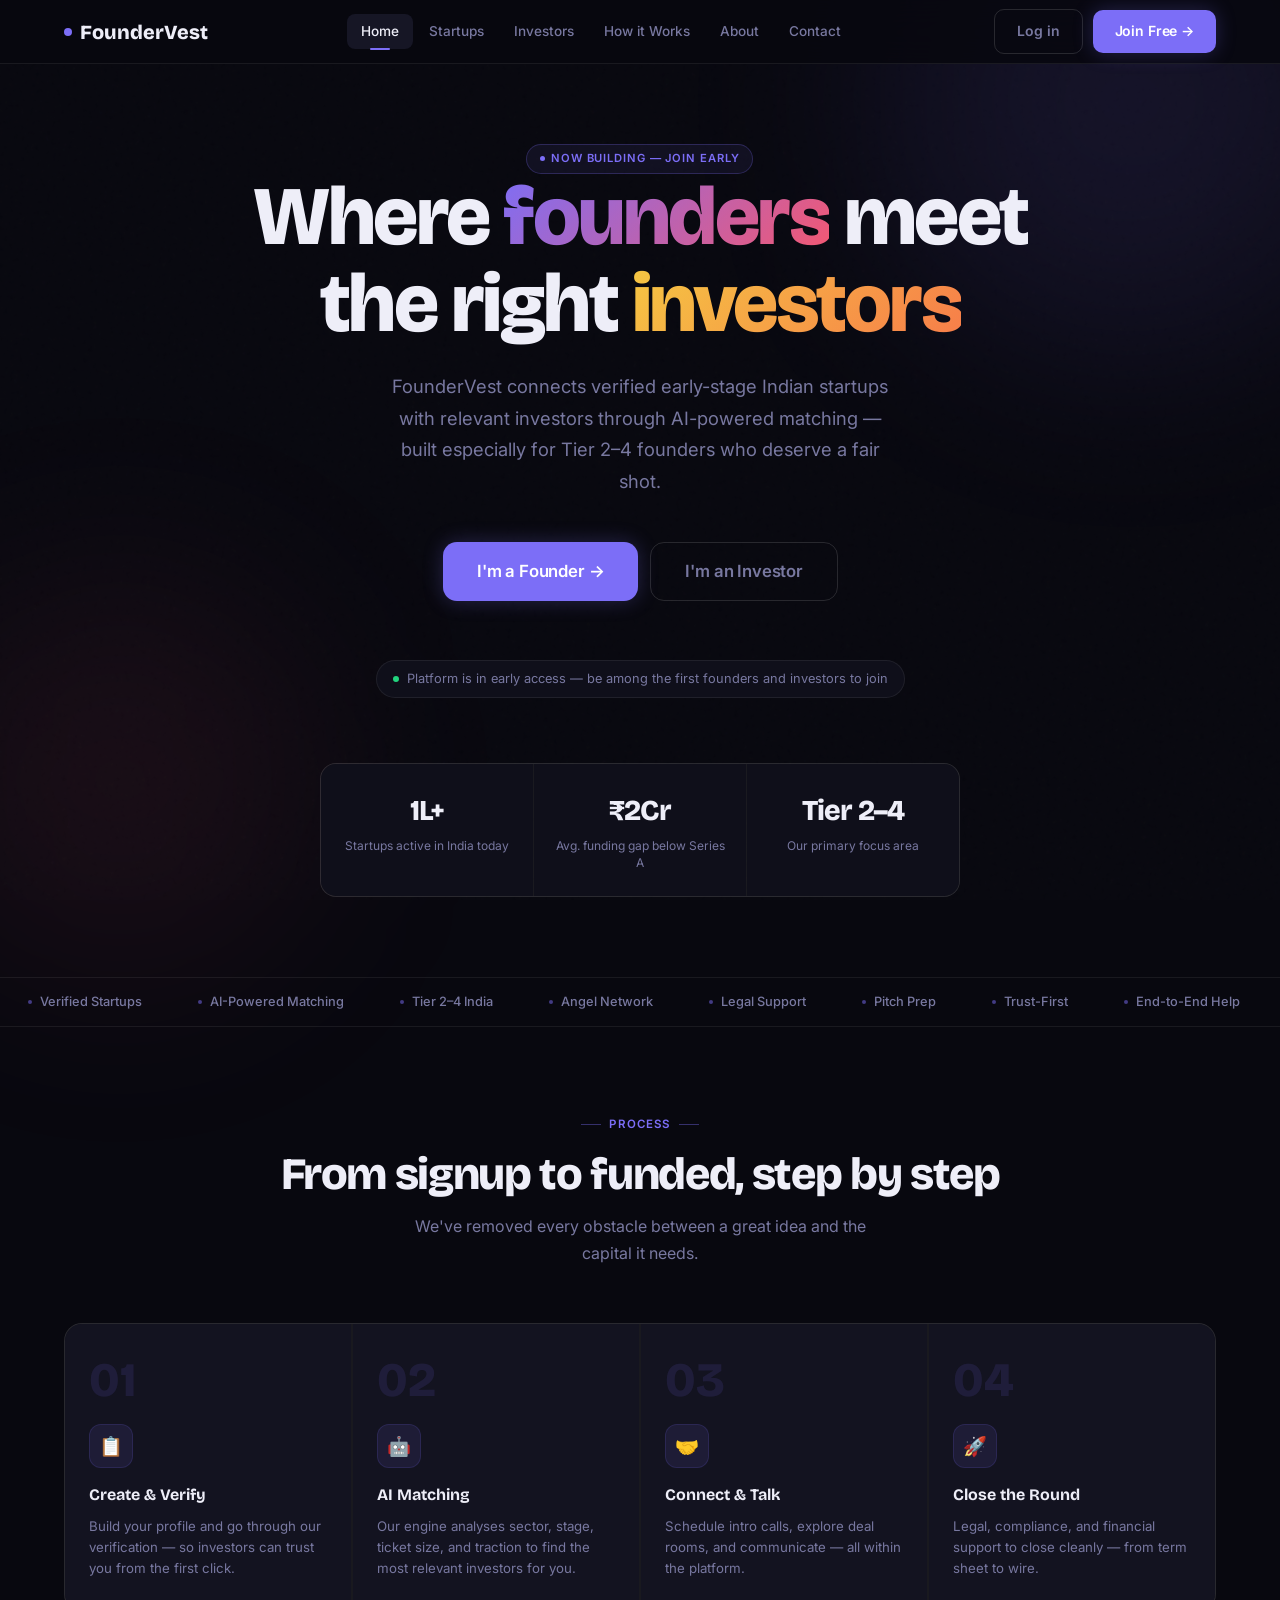
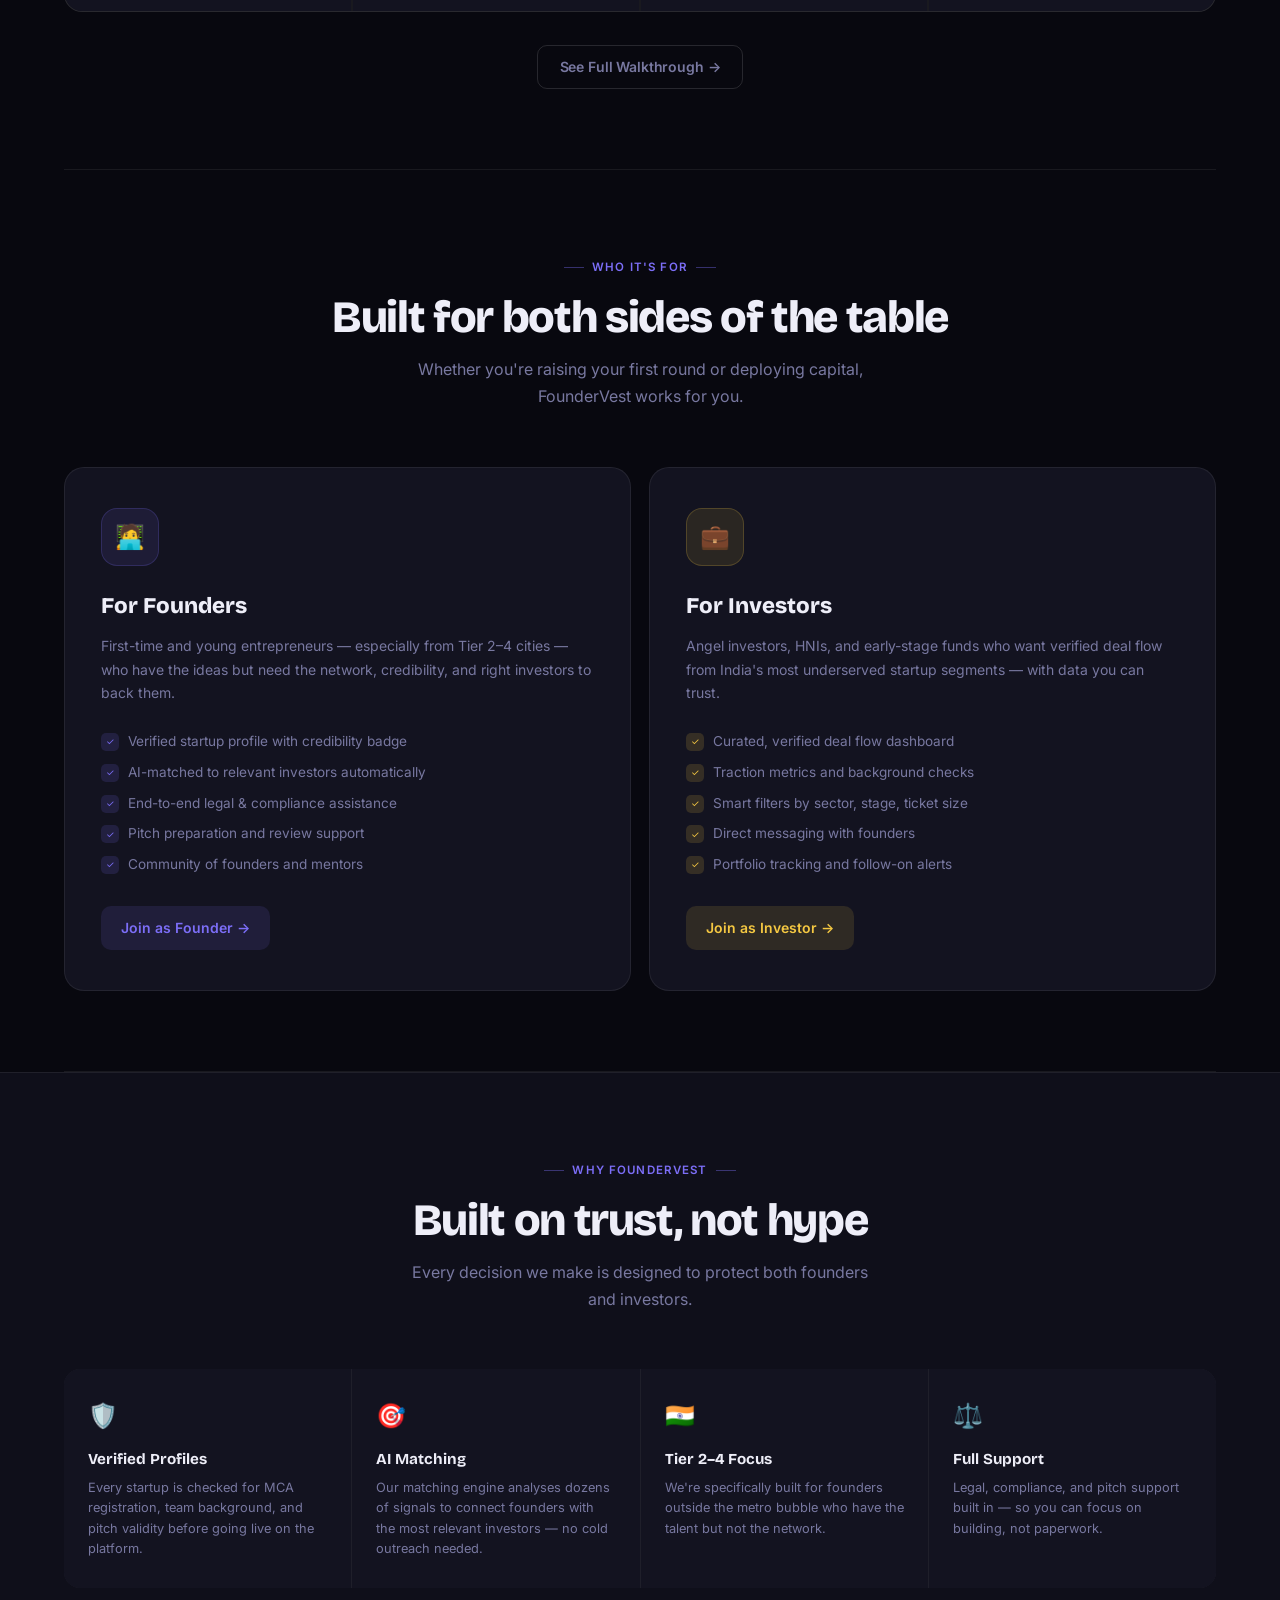
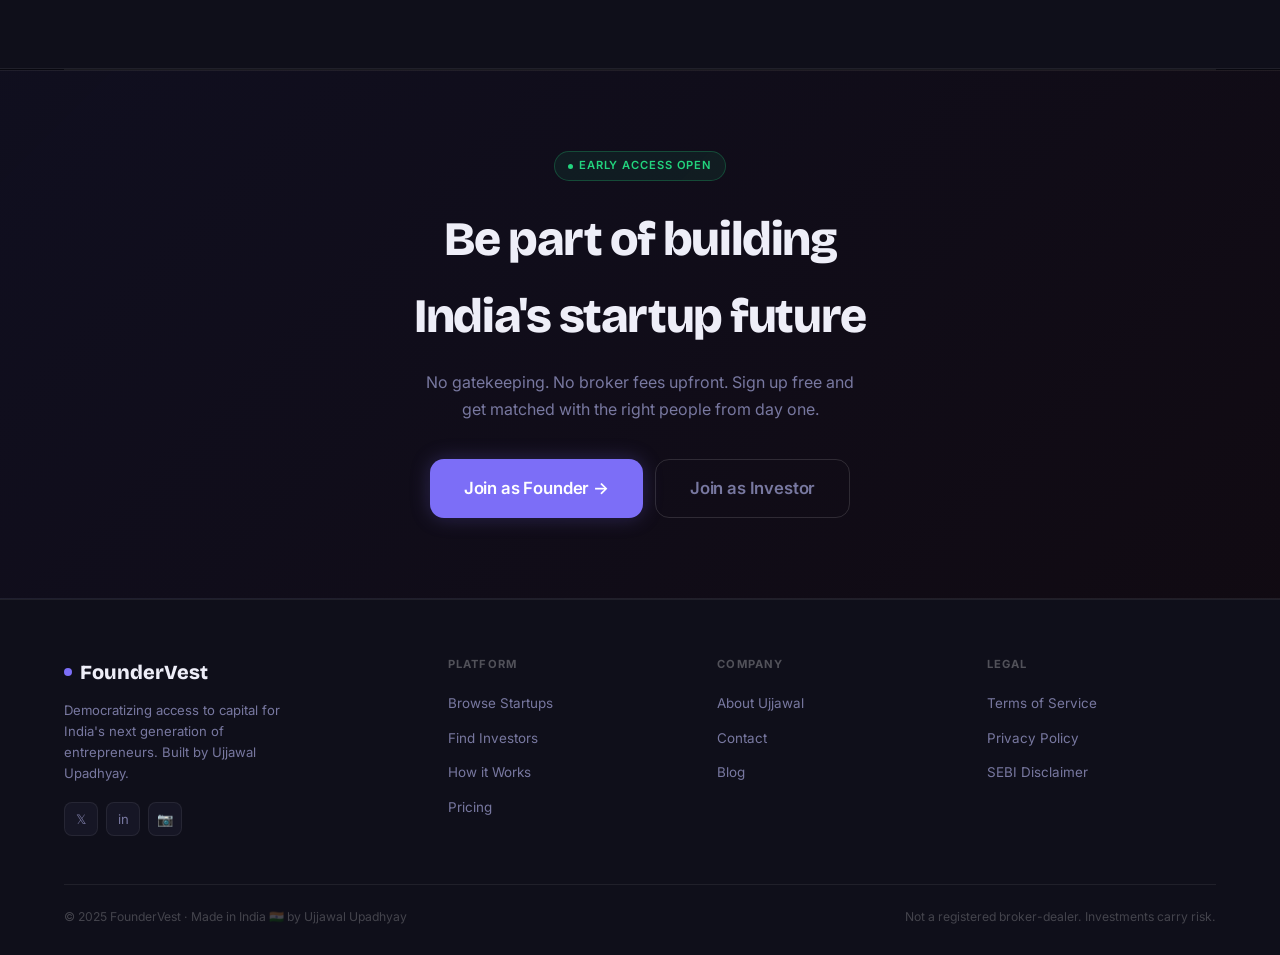
<file: index.html>
<!DOCTYPE html>
<html lang="en">
<head>
<meta charset="UTF-8"/>
<meta name="viewport" content="width=device-width, initial-scale=1.0"/>
<title>FounderVest – Where India's Startups Meet Capital</title>
<meta name="description" content="FounderVest connects verified early-stage founders with the right investors through AI-powered matching. Built for Tier 2–4 India."/>
<link rel="stylesheet" href="style.css"/>
<style>
/* HERO */
.hero {
  min-height: calc(100vh - 64px);
  display: flex; flex-direction: column;
  align-items: center; justify-content: center;
  text-align: center; padding: 80px 5%;
  position: relative; z-index: 1;
}
.hero h1 {
  font-family: 'Bricolage Grotesque', sans-serif;
  font-size: clamp(2.6rem, 6.5vw, 5.5rem);
  font-weight: 800; line-height: 1.04;
  letter-spacing: -0.03em; max-width: 900px;
  margin-bottom: 24px;
}
.grad { background: linear-gradient(135deg, var(--accent), var(--accent2)); -webkit-background-clip: text; -webkit-text-fill-color: transparent; background-clip: text; }
.grad2 { background: linear-gradient(135deg, var(--gold), #f77b4a); -webkit-background-clip: text; -webkit-text-fill-color: transparent; background-clip: text; }
.hero-sub { font-size: 1.15rem; color: var(--muted); max-width: 520px; line-height: 1.72; margin-bottom: 44px; }
.hero-btns { display: flex; gap: 12px; flex-wrap: wrap; justify-content: center; margin-bottom: 60px; }
.hero-notice {
  display: flex; align-items: center; gap: 8px;
  font-size: 0.8rem; color: var(--muted);
  background: var(--surface); border: 1px solid var(--border);
  padding: 8px 16px; border-radius: 20px; margin-bottom: 64px;
}
.hero-notice .dot { width: 6px; height: 6px; border-radius: 50%; background: var(--green); animation: pulse 2s infinite; }
.stats-row {
  display: grid; grid-template-columns: repeat(3, 1fr);
  gap: 1px; background: var(--border);
  border: 1px solid var(--border); border-radius: 16px;
  overflow: hidden; width: 100%; max-width: 640px;
}
.stat-box { background: var(--surface); padding: 24px 20px; text-align: center; }
.stat-num {
  font-family: 'Bricolage Grotesque', sans-serif;
  font-size: 1.8rem; font-weight: 800; letter-spacing: -0.03em;
  color: var(--text); margin-bottom: 4px;
}
.stat-label { font-size: 0.75rem; color: var(--muted); line-height: 1.4; }

/* MARQUEE */
.marquee-wrap { overflow: hidden; border-top: 1px solid var(--border); border-bottom: 1px solid var(--border); padding: 14px 0; }
.marquee-track { display: flex; animation: slide 22s linear infinite; width: max-content; }
.m-item { display: flex; align-items: center; gap: 8px; padding: 0 28px; font-size: 0.8rem; font-weight: 500; color: var(--muted); white-space: nowrap; }
.m-item .dot { width: 4px; height: 4px; border-radius: 50%; background: var(--accent); opacity: 0.5; }
@keyframes slide { from { transform: translateX(0); } to { transform: translateX(-50%); } }

/* HOW IT WORKS */
.steps-row { display: grid; grid-template-columns: repeat(4,1fr); gap: 2px; background: var(--border); border: 1px solid var(--border); border-radius: 18px; overflow: hidden; }
.step-box { background: var(--card); padding: 32px 24px; transition: background 0.25s; }
.step-box:hover { background: var(--surface2); }
.step-n { font-family: 'Bricolage Grotesque', sans-serif; font-size: 3rem; font-weight: 800; color: rgba(124,110,247,0.12); line-height: 1; margin-bottom: 20px; transition: color 0.25s; }
.step-box:hover .step-n { color: rgba(124,110,247,0.5); }
.step-icon { width: 44px; height: 44px; border-radius: 12px; background: rgba(124,110,247,0.1); border: 1px solid rgba(124,110,247,0.15); display: flex; align-items: center; justify-content: center; font-size: 1.2rem; margin-bottom: 14px; }
.step-title { font-family: 'Bricolage Grotesque', sans-serif; font-size: 1rem; font-weight: 700; margin-bottom: 8px; }
.step-desc { font-size: 0.83rem; color: var(--muted); line-height: 1.6; }

/* WHO */
.who-grid { display: grid; grid-template-columns: 1fr 1fr; gap: 18px; }
.who-card {
  background: var(--card); border: 1px solid var(--border);
  border-radius: 20px; padding: 40px 36px;
  transition: border-color 0.3s, transform 0.3s;
  position: relative; overflow: hidden;
}
.who-card:hover { border-color: var(--border2); transform: translateY(-3px); }
.who-card::after { content: ''; position: absolute; top: 0; left: 0; right: 0; height: 2px; opacity: 0; transition: opacity 0.3s; }
.who-card.founder::after { background: linear-gradient(90deg, var(--accent), var(--accent2)); }
.who-card.investor::after { background: linear-gradient(90deg, var(--gold), var(--accent2)); }
.who-card:hover::after { opacity: 1; }
.who-icon { width: 58px; height: 58px; border-radius: 16px; display: flex; align-items: center; justify-content: center; font-size: 1.5rem; margin-bottom: 22px; }
.who-card.founder .who-icon { background: rgba(124,110,247,0.1); border: 1px solid rgba(124,110,247,0.2); }
.who-card.investor .who-icon { background: rgba(245,200,66,0.1); border: 1px solid rgba(245,200,66,0.2); }
.who-title { font-family: 'Bricolage Grotesque', sans-serif; font-size: 1.4rem; font-weight: 800; margin-bottom: 10px; }
.who-desc { font-size: 0.875rem; color: var(--muted); line-height: 1.7; margin-bottom: 26px; }
.who-list { list-style: none; display: flex; flex-direction: column; gap: 9px; margin-bottom: 30px; }
.who-list li { display: flex; align-items: center; gap: 9px; font-size: 0.85rem; color: var(--muted); }
.chk { width: 18px; height: 18px; border-radius: 5px; display: flex; align-items: center; justify-content: center; font-size: 0.6rem; flex-shrink: 0; }
.who-card.founder .chk { background: rgba(124,110,247,0.15); color: var(--accent); }
.who-card.investor .chk { background: rgba(245,200,66,0.15); color: var(--gold); }
.who-link { display: inline-flex; align-items: center; gap: 7px; font-size: 0.875rem; font-weight: 600; text-decoration: none; padding: 11px 20px; border-radius: 10px; transition: all 0.2s; }
.who-card.founder .who-link { background: rgba(124,110,247,0.12); color: var(--accent); }
.who-card.founder .who-link:hover { background: var(--accent); color: white; }
.who-card.investor .who-link { background: rgba(245,200,66,0.12); color: var(--gold); }
.who-card.investor .who-link:hover { background: var(--gold); color: #08080f; }

/* TRUST STRIP */
.trust-strip { background: var(--surface); border-top: 1px solid var(--border); border-bottom: 1px solid var(--border); }
.trust-points { display: grid; grid-template-columns: repeat(4,1fr); gap: 1px; background: var(--border); border-radius: 16px; overflow: hidden; }
.tp { background: var(--card); padding: 28px 24px; }
.tp-icon { font-size: 1.5rem; margin-bottom: 12px; }
.tp-title { font-family: 'Bricolage Grotesque', sans-serif; font-size: 0.95rem; font-weight: 700; margin-bottom: 6px; }
.tp-desc { font-size: 0.8rem; color: var(--muted); line-height: 1.6; }

/* CTA BAND */
.cta-band {
  background: linear-gradient(135deg, rgba(124,110,247,0.07), rgba(247,87,110,0.04));
  border-top: 1px solid var(--border); border-bottom: 1px solid var(--border);
  padding: 80px 5%; text-align: center; position: relative; z-index: 1;
}
.cta-band h2 { font-family: 'Bricolage Grotesque', sans-serif; font-size: clamp(1.9rem,4vw,3rem); font-weight: 800; letter-spacing: -0.03em; margin-bottom: 14px; }
.cta-band p { font-size: 1rem; color: var(--muted); max-width: 440px; margin: 0 auto 36px; line-height: 1.7; }
.cta-btns { display: flex; gap: 12px; justify-content: center; flex-wrap: wrap; }

@media(max-width:900px){ .steps-row,.who-grid,.trust-points{ grid-template-columns:1fr 1fr; } }
@media(max-width:600px){ .steps-row,.who-grid,.trust-points,.stats-row{ grid-template-columns:1fr; } }
</style>
</head>
<body>
<div class="blob blob1"></div>
<div class="blob blob2"></div>

<!-- NAV -->
<nav>
  <a href="index.html" class="logo"><span class="logo-dot"></span>FounderVest</a>
  <div class="nav-links">
    <a href="index.html" class="nav-link">Home</a>
    <a href="startups.html" class="nav-link">Startups</a>
    <a href="investors.html" class="nav-link">Investors</a>
    <a href="how.html" class="nav-link">How it Works</a>
    <a href="about.html" class="nav-link">About</a>
    <a href="contact.html" class="nav-link">Contact</a>
  </div>
  <div class="nav-right">
    <a href="login.html" class="btn btn-ghost">Log in</a>
    <a href="signup.html" class="btn btn-primary">Join Free →</a>
  </div>
  <div class="hamburger" onclick="toggleNav()"><span></span><span></span><span></span></div>
</nav>
<div class="mob-nav" id="mobNav">
  <a href="index.html" class="nav-link">Home</a>
  <a href="startups.html" class="nav-link">Startups</a>
  <a href="investors.html" class="nav-link">Investors</a>
  <a href="how.html" class="nav-link">How it Works</a>
  <a href="about.html" class="nav-link">About</a>
  <a href="contact.html" class="nav-link">Contact</a>
  <div style="display:flex;gap:8px;padding-top:12px;border-top:1px solid var(--border);margin-top:8px;">
    <a href="login.html" class="btn btn-ghost" style="flex:1;justify-content:center;">Log in</a>
    <a href="signup.html" class="btn btn-primary" style="flex:1;justify-content:center;">Join Free</a>
  </div>
</div>

<!-- HERO -->
<div class="page">
<section class="hero">
  <div class="badge badge-purple fade-in"><span class="badge-dot"></span> Now Building — Join Early</div>
  <h1 class="fade-in">Where <span class="grad">founders</span> meet<br/>the right <span class="grad2">investors</span></h1>
  <p class="hero-sub fade-in">FounderVest connects verified early-stage Indian startups with relevant investors through AI-powered matching — built especially for Tier 2–4 founders who deserve a fair shot.</p>
  <div class="hero-btns fade-in">
    <a href="signup.html?role=founder" class="btn btn-primary btn-xl">I'm a Founder →</a>
    <a href="signup.html?role=investor" class="btn btn-ghost btn-xl">I'm an Investor</a>
  </div>
  <div class="hero-notice fade-in">
    <span class="dot"></span>
    Platform is in early access — be among the first founders and investors to join
  </div>
  <div class="stats-row fade-in">
    <div class="stat-box">
      <div class="stat-num">1L+</div>
      <div class="stat-label">Startups active in India today</div>
    </div>
    <div class="stat-box">
      <div class="stat-num">₹2Cr</div>
      <div class="stat-label">Avg. funding gap below Series A</div>
    </div>
    <div class="stat-box">
      <div class="stat-num">Tier 2–4</div>
      <div class="stat-label">Our primary focus area</div>
    </div>
  </div>
</section>

<!-- MARQUEE -->
<div class="marquee-wrap" style="position:relative;z-index:1;">
  <div class="marquee-track" id="marquee"></div>
</div>

<!-- HOW IT WORKS -->
<section class="section">
  <div class="section-inner">
    <div class="section-header fade-in">
      <div class="section-eyebrow">Process</div>
      <div class="section-title">From signup to funded, step by step</div>
      <p class="section-sub">We've removed every obstacle between a great idea and the capital it needs.</p>
    </div>
    <div class="steps-row fade-in">
      <div class="step-box">
        <div class="step-n">01</div>
        <div class="step-icon">📋</div>
        <div class="step-title">Create & Verify</div>
        <div class="step-desc">Build your profile and go through our verification — so investors can trust you from the first click.</div>
      </div>
      <div class="step-box">
        <div class="step-n">02</div>
        <div class="step-icon">🤖</div>
        <div class="step-title">AI Matching</div>
        <div class="step-desc">Our engine analyses sector, stage, ticket size, and traction to find the most relevant investors for you.</div>
      </div>
      <div class="step-box">
        <div class="step-n">03</div>
        <div class="step-icon">🤝</div>
        <div class="step-title">Connect & Talk</div>
        <div class="step-desc">Schedule intro calls, explore deal rooms, and communicate — all within the platform.</div>
      </div>
      <div class="step-box">
        <div class="step-n">04</div>
        <div class="step-icon">🚀</div>
        <div class="step-title">Close the Round</div>
        <div class="step-desc">Legal, compliance, and financial support to close cleanly — from term sheet to wire.</div>
      </div>
    </div>
    <div style="text-align:center;margin-top:32px;">
      <a href="how.html" class="btn btn-ghost">See Full Walkthrough →</a>
    </div>
  </div>
</section>
<div class="divider"></div>

<!-- WHO IT'S FOR -->
<section class="section">
  <div class="section-inner">
    <div class="section-header fade-in">
      <div class="section-eyebrow">Who it's for</div>
      <div class="section-title">Built for both sides of the table</div>
      <p class="section-sub">Whether you're raising your first round or deploying capital, FounderVest works for you.</p>
    </div>
    <div class="who-grid fade-in">
      <div class="who-card founder">
        <div class="who-icon">🧑‍💻</div>
        <div class="who-title">For Founders</div>
        <p class="who-desc">First-time and young entrepreneurs — especially from Tier 2–4 cities — who have the ideas but need the network, credibility, and right investors to back them.</p>
        <ul class="who-list">
          <li><span class="chk">✓</span> Verified startup profile with credibility badge</li>
          <li><span class="chk">✓</span> AI-matched to relevant investors automatically</li>
          <li><span class="chk">✓</span> End-to-end legal & compliance assistance</li>
          <li><span class="chk">✓</span> Pitch preparation and review support</li>
          <li><span class="chk">✓</span> Community of founders and mentors</li>
        </ul>
        <a href="signup.html?role=founder" class="who-link">Join as Founder →</a>
      </div>
      <div class="who-card investor">
        <div class="who-icon">💼</div>
        <div class="who-title">For Investors</div>
        <p class="who-desc">Angel investors, HNIs, and early-stage funds who want verified deal flow from India's most underserved startup segments — with data you can trust.</p>
        <ul class="who-list">
          <li><span class="chk">✓</span> Curated, verified deal flow dashboard</li>
          <li><span class="chk">✓</span> Traction metrics and background checks</li>
          <li><span class="chk">✓</span> Smart filters by sector, stage, ticket size</li>
          <li><span class="chk">✓</span> Direct messaging with founders</li>
          <li><span class="chk">✓</span> Portfolio tracking and follow-on alerts</li>
        </ul>
        <a href="signup.html?role=investor" class="who-link">Join as Investor →</a>
      </div>
    </div>
  </div>
</section>
<div class="divider"></div>

<!-- TRUST STRIP -->
<section class="section trust-strip">
  <div class="section-inner">
    <div class="section-header fade-in">
      <div class="section-eyebrow">Why FounderVest</div>
      <div class="section-title">Built on trust, not hype</div>
      <p class="section-sub">Every decision we make is designed to protect both founders and investors.</p>
    </div>
    <div class="trust-points fade-in">
      <div class="tp">
        <div class="tp-icon">🛡️</div>
        <div class="tp-title">Verified Profiles</div>
        <div class="tp-desc">Every startup is checked for MCA registration, team background, and pitch validity before going live on the platform.</div>
      </div>
      <div class="tp">
        <div class="tp-icon">🎯</div>
        <div class="tp-title">AI Matching</div>
        <div class="tp-desc">Our matching engine analyses dozens of signals to connect founders with the most relevant investors — no cold outreach needed.</div>
      </div>
      <div class="tp">
        <div class="tp-icon">🇮🇳</div>
        <div class="tp-title">Tier 2–4 Focus</div>
        <div class="tp-desc">We're specifically built for founders outside the metro bubble who have the talent but not the network.</div>
      </div>
      <div class="tp">
        <div class="tp-icon">⚖️</div>
        <div class="tp-title">Full Support</div>
        <div class="tp-desc">Legal, compliance, and pitch support built in — so you can focus on building, not paperwork.</div>
      </div>
    </div>
  </div>
</section>
<div class="divider"></div>

<!-- CTA BAND -->
<div class="cta-band">
  <div class="badge badge-green" style="margin-bottom:20px;"><span class="badge-dot"></span> Early Access Open</div>
  <h2>Be part of building<br/>India's startup future</h2>
  <p>No gatekeeping. No broker fees upfront. Sign up free and get matched with the right people from day one.</p>
  <div class="cta-btns">
    <a href="signup.html?role=founder" class="btn btn-primary btn-xl">Join as Founder →</a>
    <a href="signup.html?role=investor" class="btn btn-ghost btn-xl">Join as Investor</a>
  </div>
</div>

<!-- FOOTER -->
<footer>
  <div class="footer-inner">
    <div class="footer-top">
      <div class="footer-brand">
        <a href="index.html" class="logo" style="color:var(--text)"><span class="logo-dot"></span>FounderVest</a>
        <p>Democratizing access to capital for India's next generation of entrepreneurs. Built by Ujjawal Upadhyay.</p>
        <div class="footer-social">
          <a href="#">𝕏</a>
          <a href="#">in</a>
          <a href="#">📷</a>
        </div>
      </div>
      <div class="footer-col"><h4>Platform</h4><ul>
        <li><a href="startups.html">Browse Startups</a></li>
        <li><a href="investors.html">Find Investors</a></li>
        <li><a href="how.html">How it Works</a></li>
        <li><a href="pricing.html">Pricing</a></li>
      </ul></div>
      <div class="footer-col"><h4>Company</h4><ul>
        <li><a href="about.html">About Ujjawal</a></li>
        <li><a href="contact.html">Contact</a></li>
        <li><a href="#">Blog</a></li>
      </ul></div>
      <div class="footer-col"><h4>Legal</h4><ul>
        <li><a href="#">Terms of Service</a></li>
        <li><a href="#">Privacy Policy</a></li>
        <li><a href="#">SEBI Disclaimer</a></li>
      </ul></div>
    </div>
    <div class="footer-bottom">
      <p>© 2025 FounderVest · Made in India 🇮🇳 by Ujjawal Upadhyay</p>
      <p>Not a registered broker-dealer. Investments carry risk.</p>
    </div>
  </div>
</footer>
</div>

<script src="app.js"></script>
<script>
const items = ['Verified Startups','AI-Powered Matching','Tier 2–4 India','Angel Network','Legal Support','Pitch Prep','Trust-First','End-to-End Help','Founder Community','Early Access'];
const t = document.getElementById('marquee');
const all = [...items,...items];
t.innerHTML = all.map(i => `<div class="m-item"><span class="dot"></span>${i}</div>`).join('');
</script>
</body>
</html>
</file>
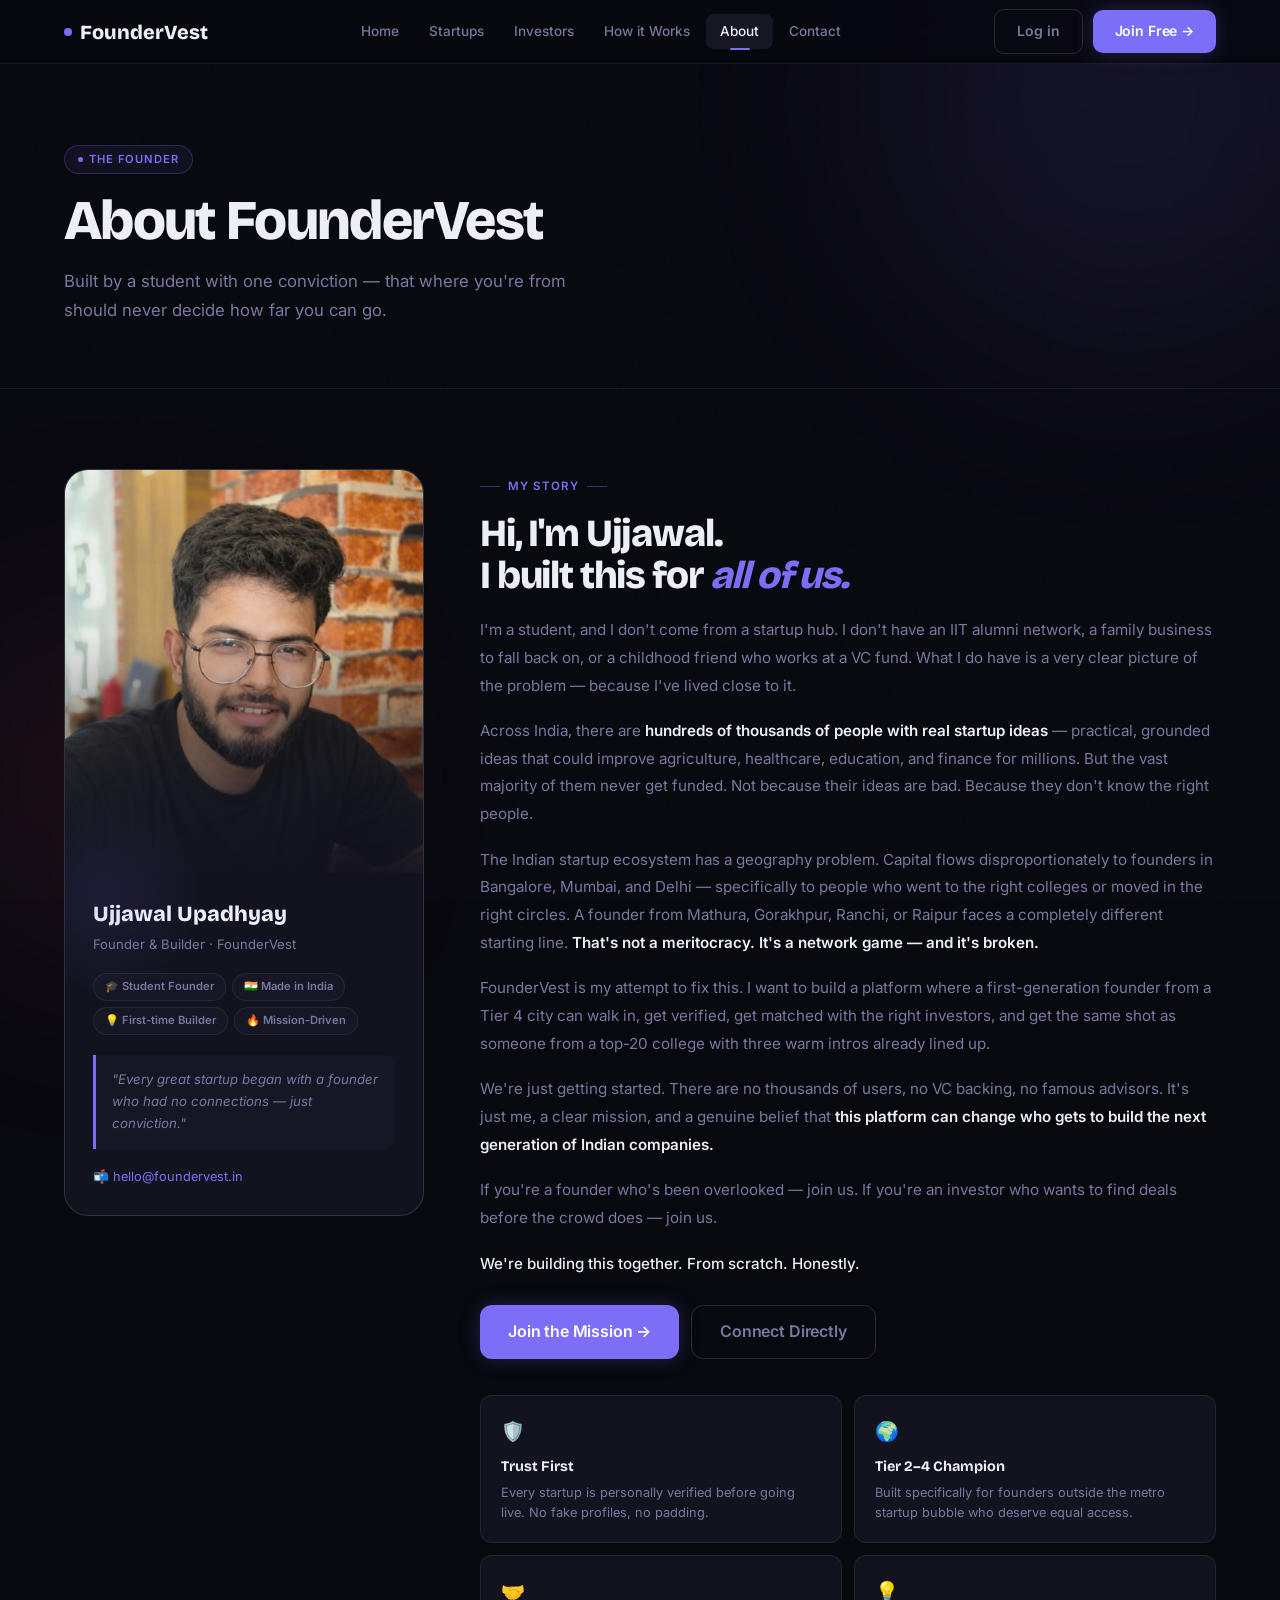
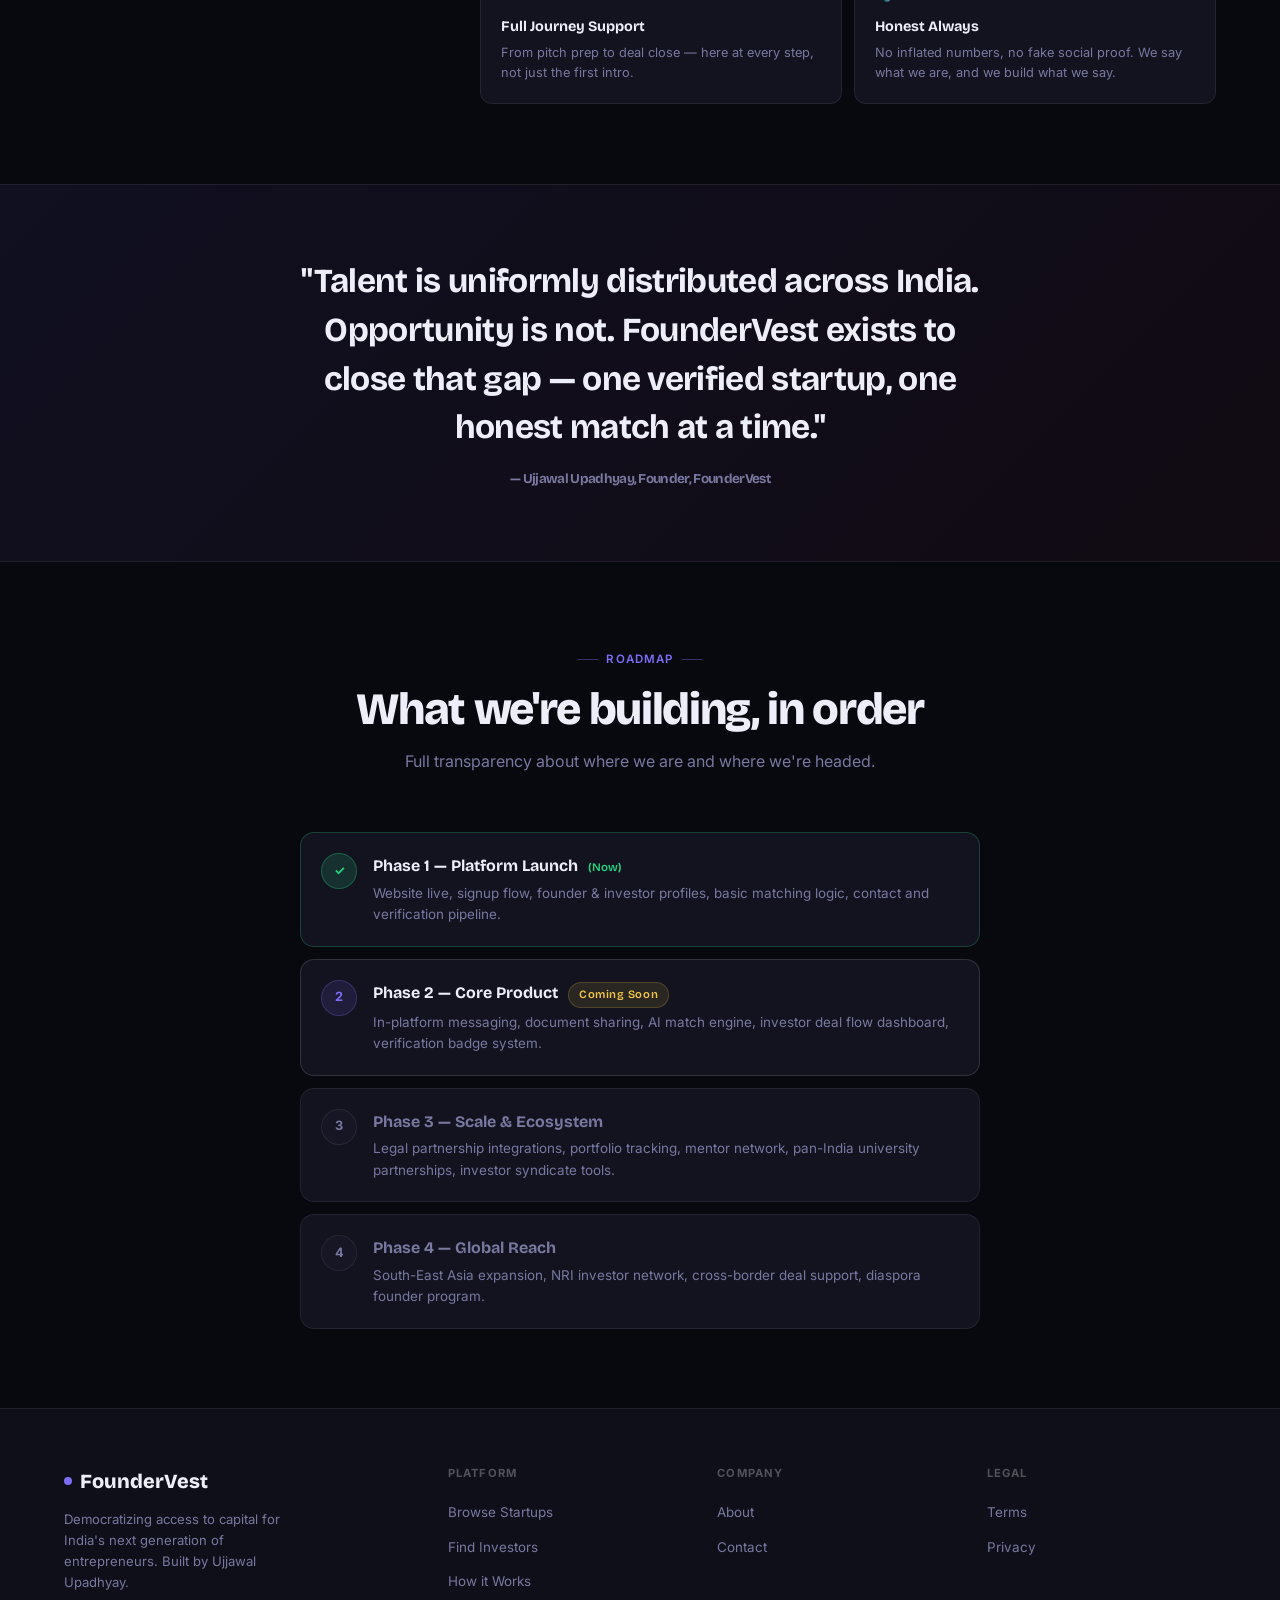
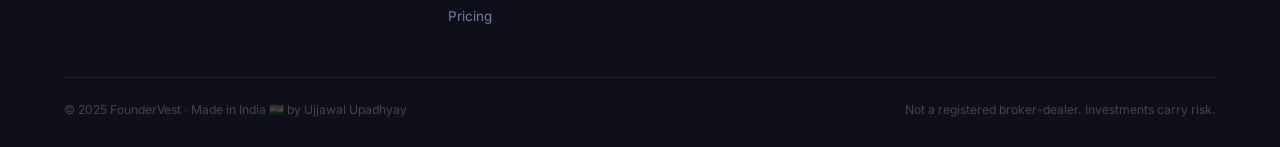
<file: about.html>
<!DOCTYPE html>
<html lang="en">
<head>
<meta charset="UTF-8"/>
<meta name="viewport" content="width=device-width, initial-scale=1.0"/>
<title>About – FounderVest</title>
<link rel="stylesheet" href="style.css"/>
<style>
.about-grid {
  display: grid;
  grid-template-columns: 360px 1fr;
  gap: 56px;
  align-items: start;
}
.founder-card {
  background: var(--card);
  border: 1px solid var(--border2);
  border-radius: 24px;
  overflow: hidden;
  position: sticky;
  top: 84px;
}
.founder-photo-wrap {
  width: 100%;
  aspect-ratio: 4/4.5;
  overflow: hidden;
  position: relative;
  background: var(--surface2);
}
.founder-photo-wrap img {
  width: 100%;
  height: 100%;
  object-fit: cover;
  object-position: center top;
  display: block;
  transition: transform 0.5s ease;
}
.founder-card:hover .founder-photo-wrap img { transform: scale(1.03); }
.founder-photo-overlay {
  position: absolute;
  bottom: 0; left: 0; right: 0;
  height: 60%;
  background: linear-gradient(to top, rgba(19,19,32,0.97) 0%, transparent 100%);
  pointer-events: none;
}
.founder-info {
  padding: 24px 28px 28px;
  position: relative;
}
.founder-info::before {
  content: '';
  position: absolute;
  top: -80px; left: -60px;
  width: 200px; height: 200px;
  background: radial-gradient(circle, rgba(124,110,247,0.1), transparent 70%);
  pointer-events: none;
}
.founder-name {
  font-family: 'Bricolage Grotesque', sans-serif;
  font-size: 1.35rem; font-weight: 800;
  margin-bottom: 3px;
}
.founder-role { font-size: 0.82rem; color: var(--muted); margin-bottom: 18px; }
.chips { display: flex; flex-wrap: wrap; gap: 6px; margin-bottom: 20px; }
.chip {
  font-size: 0.7rem; font-weight: 600;
  padding: 4px 11px; border-radius: 20px;
  background: var(--surface2); color: var(--muted);
  border: 1px solid var(--border);
}
.quote-box {
  background: var(--surface2);
  border-left: 3px solid var(--accent);
  border-radius: 0 10px 10px 0;
  padding: 14px 16px;
  margin-bottom: 18px;
}
.quote-box p { font-size: 0.83rem; color: var(--muted); font-style: italic; line-height: 1.65; }
.contact-chip { font-size: 0.8rem; color: var(--muted); }
.contact-chip a { color: var(--accent); text-decoration: none; }
.contact-chip a:hover { text-decoration: underline; }

.story h2 {
  font-family: 'Bricolage Grotesque', sans-serif;
  font-size: clamp(1.6rem, 3.5vw, 2.4rem);
  font-weight: 800; letter-spacing: -0.03em;
  line-height: 1.1; margin-bottom: 20px;
}
.story h2 em { color: var(--accent); font-style: italic; }
.story p { font-size: 0.95rem; color: var(--muted); line-height: 1.82; margin-bottom: 18px; }
.story p strong { color: var(--text); font-weight: 600; }

.values-grid { display: grid; grid-template-columns: 1fr 1fr; gap: 12px; margin-top: 36px; }
.val-card {
  background: var(--card); border: 1px solid var(--border);
  border-radius: 12px; padding: 20px;
  transition: border-color 0.2s, transform 0.2s;
}
.val-card:hover { border-color: var(--border2); transform: translateY(-2px); }
.val-icon { font-size: 1.2rem; margin-bottom: 8px; }
.val-title { font-family: 'Bricolage Grotesque', sans-serif; font-size: 0.9rem; font-weight: 700; margin-bottom: 5px; }
.val-desc { font-size: 0.8rem; color: var(--muted); line-height: 1.55; }

.mission-band {
  background: linear-gradient(135deg, rgba(124,110,247,0.08), rgba(247,87,110,0.04));
  border-top: 1px solid var(--border); border-bottom: 1px solid var(--border);
  padding: 72px 5%; text-align: center; position: relative; z-index: 1;
}
.mission-band blockquote {
  font-family: 'Bricolage Grotesque', sans-serif;
  font-size: clamp(1.3rem, 3.5vw, 2.1rem);
  font-weight: 700; letter-spacing: -0.02em; line-height: 1.45;
  max-width: 720px; margin: 0 auto; color: var(--text);
}
.mission-band cite { display: block; margin-top: 18px; font-size: 0.84rem; color: var(--muted); font-style: normal; }

.roadmap-item {
  display: flex; gap: 16px; align-items: flex-start;
  padding: 20px; border-radius: 14px; border: 1px solid;
  transition: transform 0.2s;
}
.roadmap-item:hover { transform: translateX(4px); }
.roadmap-num {
  width: 36px; height: 36px; border-radius: 50%;
  display: flex; align-items: center; justify-content: center;
  font-size: 0.8rem; flex-shrink: 0; font-weight: 700;
}
.roadmap-title { font-family: 'Bricolage Grotesque', sans-serif; font-weight: 700; margin-bottom: 4px; }
.roadmap-desc { font-size: 0.84rem; color: var(--muted); line-height: 1.6; }

@media(max-width:960px) {
  .about-grid { grid-template-columns: 1fr; }
  .founder-card { position: static; max-width: 400px; }
}
@media(max-width:540px) { .values-grid { grid-template-columns: 1fr; } }
</style>
</head>
<body>
<div class="blob blob1"></div>
<div class="blob blob2"></div>

<nav>
  <a href="index.html" class="logo"><span class="logo-dot"></span>FounderVest</a>
  <div class="nav-links">
    <a href="index.html" class="nav-link">Home</a>
    <a href="startups.html" class="nav-link">Startups</a>
    <a href="investors.html" class="nav-link">Investors</a>
    <a href="how.html" class="nav-link">How it Works</a>
    <a href="about.html" class="nav-link">About</a>
    <a href="contact.html" class="nav-link">Contact</a>
  </div>
  <div class="nav-right">
    <a href="login.html" class="btn btn-ghost">Log in</a>
    <a href="signup.html" class="btn btn-primary">Join Free →</a>
  </div>
  <div class="hamburger" onclick="toggleNav()"><span></span><span></span><span></span></div>
</nav>
<div class="mob-nav" id="mobNav">
  <a href="index.html" class="nav-link">Home</a>
  <a href="startups.html" class="nav-link">Startups</a>
  <a href="investors.html" class="nav-link">Investors</a>
  <a href="how.html" class="nav-link">How it Works</a>
  <a href="about.html" class="nav-link">About</a>
  <a href="contact.html" class="nav-link">Contact</a>
  <div class="mob-nav-actions">
    <a href="login.html" class="btn btn-ghost">Log in</a>
    <a href="signup.html" class="btn btn-primary">Join Free →</a>
  </div>
</div>

<div class="page">
  <div class="page-hero">
    <div class="page-hero-inner">
      <div class="badge badge-purple" style="margin-bottom:18px;"><span class="badge-dot"></span> The Founder</div>
      <h1>About FounderVest</h1>
      <p>Built by a student with one conviction — that where you're from should never decide how far you can go.</p>
    </div>
  </div>

  <section class="section">
    <div class="section-inner">
      <div class="about-grid">

        <!-- FOUNDER CARD WITH REAL PHOTO -->
        <div class="founder-card fade-in">
          <div class="founder-photo-wrap">
            <img
              src="[data-uri]"
              alt="Ujjawal Upadhyay – Founder, FounderVest"
            />
            <div class="founder-photo-overlay"></div>
          </div>
          <div class="founder-info">
            <div class="founder-name">Ujjawal Upadhyay</div>
            <div class="founder-role">Founder &amp; Builder · FounderVest</div>
            <div class="chips">
              <span class="chip">🎓 Student Founder</span>
              <span class="chip">🇮🇳 Made in India</span>
              <span class="chip">💡 First-time Builder</span>
              <span class="chip">🔥 Mission-Driven</span>
            </div>
            <div class="quote-box">
              <p>"Every great startup began with a founder who had no connections — just conviction."</p>
            </div>
            <div class="contact-chip">
              📬 <a href="mailto:hello@foundervest.in">hello@foundervest.in</a>
            </div>
          </div>
        </div>

        <!-- STORY -->
        <div class="story fade-in">
          <div class="section-eyebrow" style="justify-content:flex-start;margin-bottom:16px;">My Story</div>
          <h2>Hi, I'm Ujjawal.<br/>I built this for <em>all of us.</em></h2>

          <p>I'm a student, and I don't come from a startup hub. I don't have an IIT alumni network, a family business to fall back on, or a childhood friend who works at a VC fund. What I do have is a very clear picture of the problem — because I've lived close to it.</p>

          <p>Across India, there are <strong>hundreds of thousands of people with real startup ideas</strong> — practical, grounded ideas that could improve agriculture, healthcare, education, and finance for millions. But the vast majority of them never get funded. Not because their ideas are bad. Because they don't know the right people.</p>

          <p>The Indian startup ecosystem has a geography problem. Capital flows disproportionately to founders in Bangalore, Mumbai, and Delhi — specifically to people who went to the right colleges or moved in the right circles. A founder from Mathura, Gorakhpur, Ranchi, or Raipur faces a completely different starting line. <strong>That's not a meritocracy. It's a network game — and it's broken.</strong></p>

          <p>FounderVest is my attempt to fix this. I want to build a platform where a first-generation founder from a Tier 4 city can walk in, get verified, get matched with the right investors, and get the same shot as someone from a top-20 college with three warm intros already lined up.</p>

          <p>We're just getting started. There are no thousands of users, no VC backing, no famous advisors. It's just me, a clear mission, and a genuine belief that <strong>this platform can change who gets to build the next generation of Indian companies.</strong></p>

          <p>If you're a founder who's been overlooked — join us. If you're an investor who wants to find deals before the crowd does — join us.</p>

          <p style="color:var(--text);font-weight:500;">We're building this together. From scratch. Honestly.</p>

          <div style="display:flex;gap:12px;flex-wrap:wrap;margin-top:28px;">
            <a href="signup.html?role=founder" class="btn btn-primary btn-lg">Join the Mission →</a>
            <a href="contact.html" class="btn btn-ghost btn-lg">Connect Directly</a>
          </div>

          <div class="values-grid">
            <div class="val-card"><div class="val-icon">🛡️</div><div class="val-title">Trust First</div><div class="val-desc">Every startup is personally verified before going live. No fake profiles, no padding.</div></div>
            <div class="val-card"><div class="val-icon">🌍</div><div class="val-title">Tier 2–4 Champion</div><div class="val-desc">Built specifically for founders outside the metro startup bubble who deserve equal access.</div></div>
            <div class="val-card"><div class="val-icon">🤝</div><div class="val-title">Full Journey Support</div><div class="val-desc">From pitch prep to deal close — here at every step, not just the first intro.</div></div>
            <div class="val-card"><div class="val-icon">💡</div><div class="val-title">Honest Always</div><div class="val-desc">No inflated numbers, no fake social proof. We say what we are, and we build what we say.</div></div>
          </div>
        </div>

      </div>
    </div>
  </section>

  <!-- MISSION QUOTE -->
  <div class="mission-band">
    <blockquote>
      "Talent is uniformly distributed across India. Opportunity is not. FounderVest exists to close that gap — one verified startup, one honest match at a time."
      <cite>— Ujjawal Upadhyay, Founder, FounderVest</cite>
    </blockquote>
  </div>

  <!-- ROADMAP -->
  <section class="section">
    <div class="section-inner">
      <div class="section-header fade-in">
        <div class="section-eyebrow">Roadmap</div>
        <div class="section-title">What we're building, in order</div>
        <p class="section-sub">Full transparency about where we are and where we're headed.</p>
      </div>
      <div style="max-width:680px;margin:0 auto;display:flex;flex-direction:column;gap:12px;" class="fade-in">

        <div class="roadmap-item" style="background:var(--card);border-color:rgba(34,212,126,0.25);">
          <div class="roadmap-num" style="background:rgba(34,212,126,0.15);color:var(--green);border:1px solid rgba(34,212,126,0.3);">✓</div>
          <div>
            <div class="roadmap-title">Phase 1 — Platform Launch <span style="font-size:0.72rem;color:var(--green);font-weight:600;margin-left:6px;">(Now)</span></div>
            <div class="roadmap-desc">Website live, signup flow, founder &amp; investor profiles, basic matching logic, contact and verification pipeline.</div>
          </div>
        </div>

        <div class="roadmap-item" style="background:var(--card);border-color:var(--border2);">
          <div class="roadmap-num" style="background:rgba(124,110,247,0.12);color:var(--accent);border:1px solid rgba(124,110,247,0.25);">2</div>
          <div>
            <div class="roadmap-title">Phase 2 — Core Product <span class="coming-soon" style="margin-left:6px;">Coming Soon</span></div>
            <div class="roadmap-desc">In-platform messaging, document sharing, AI match engine, investor deal flow dashboard, verification badge system.</div>
          </div>
        </div>

        <div class="roadmap-item" style="background:var(--card);border-color:var(--border);">
          <div class="roadmap-num" style="background:var(--surface2);color:var(--muted);border:1px solid var(--border);">3</div>
          <div>
            <div class="roadmap-title" style="color:var(--muted);">Phase 3 — Scale &amp; Ecosystem</div>
            <div class="roadmap-desc">Legal partnership integrations, portfolio tracking, mentor network, pan-India university partnerships, investor syndicate tools.</div>
          </div>
        </div>

        <div class="roadmap-item" style="background:var(--card);border-color:var(--border);">
          <div class="roadmap-num" style="background:var(--surface2);color:var(--muted);border:1px solid var(--border);">4</div>
          <div>
            <div class="roadmap-title" style="color:var(--muted);">Phase 4 — Global Reach</div>
            <div class="roadmap-desc">South-East Asia expansion, NRI investor network, cross-border deal support, diaspora founder program.</div>
          </div>
        </div>

      </div>
    </div>
  </section>

  <footer>
    <div class="footer-inner">
      <div class="footer-top">
        <div class="footer-brand">
          <a href="index.html" class="logo" style="color:var(--text)"><span class="logo-dot"></span>FounderVest</a>
          <p>Democratizing access to capital for India's next generation of entrepreneurs. Built by Ujjawal Upadhyay.</p>
        </div>
        <div class="footer-col"><h4>Platform</h4><ul>
          <li><a href="startups.html">Browse Startups</a></li>
          <li><a href="investors.html">Find Investors</a></li>
          <li><a href="how.html">How it Works</a></li>
          <li><a href="pricing.html">Pricing</a></li>
        </ul></div>
        <div class="footer-col"><h4>Company</h4><ul>
          <li><a href="about.html">About</a></li>
          <li><a href="contact.html">Contact</a></li>
        </ul></div>
        <div class="footer-col"><h4>Legal</h4><ul>
          <li><a href="#">Terms</a></li>
          <li><a href="#">Privacy</a></li>
        </ul></div>
      </div>
      <div class="footer-bottom">
        <p>© 2025 FounderVest · Made in India 🇮🇳 by Ujjawal Upadhyay</p>
        <p>Not a registered broker-dealer. Investments carry risk.</p>
      </div>
    </div>
  </footer>
</div>

<script src="app.js"></script>
</body>
</html>
</file>
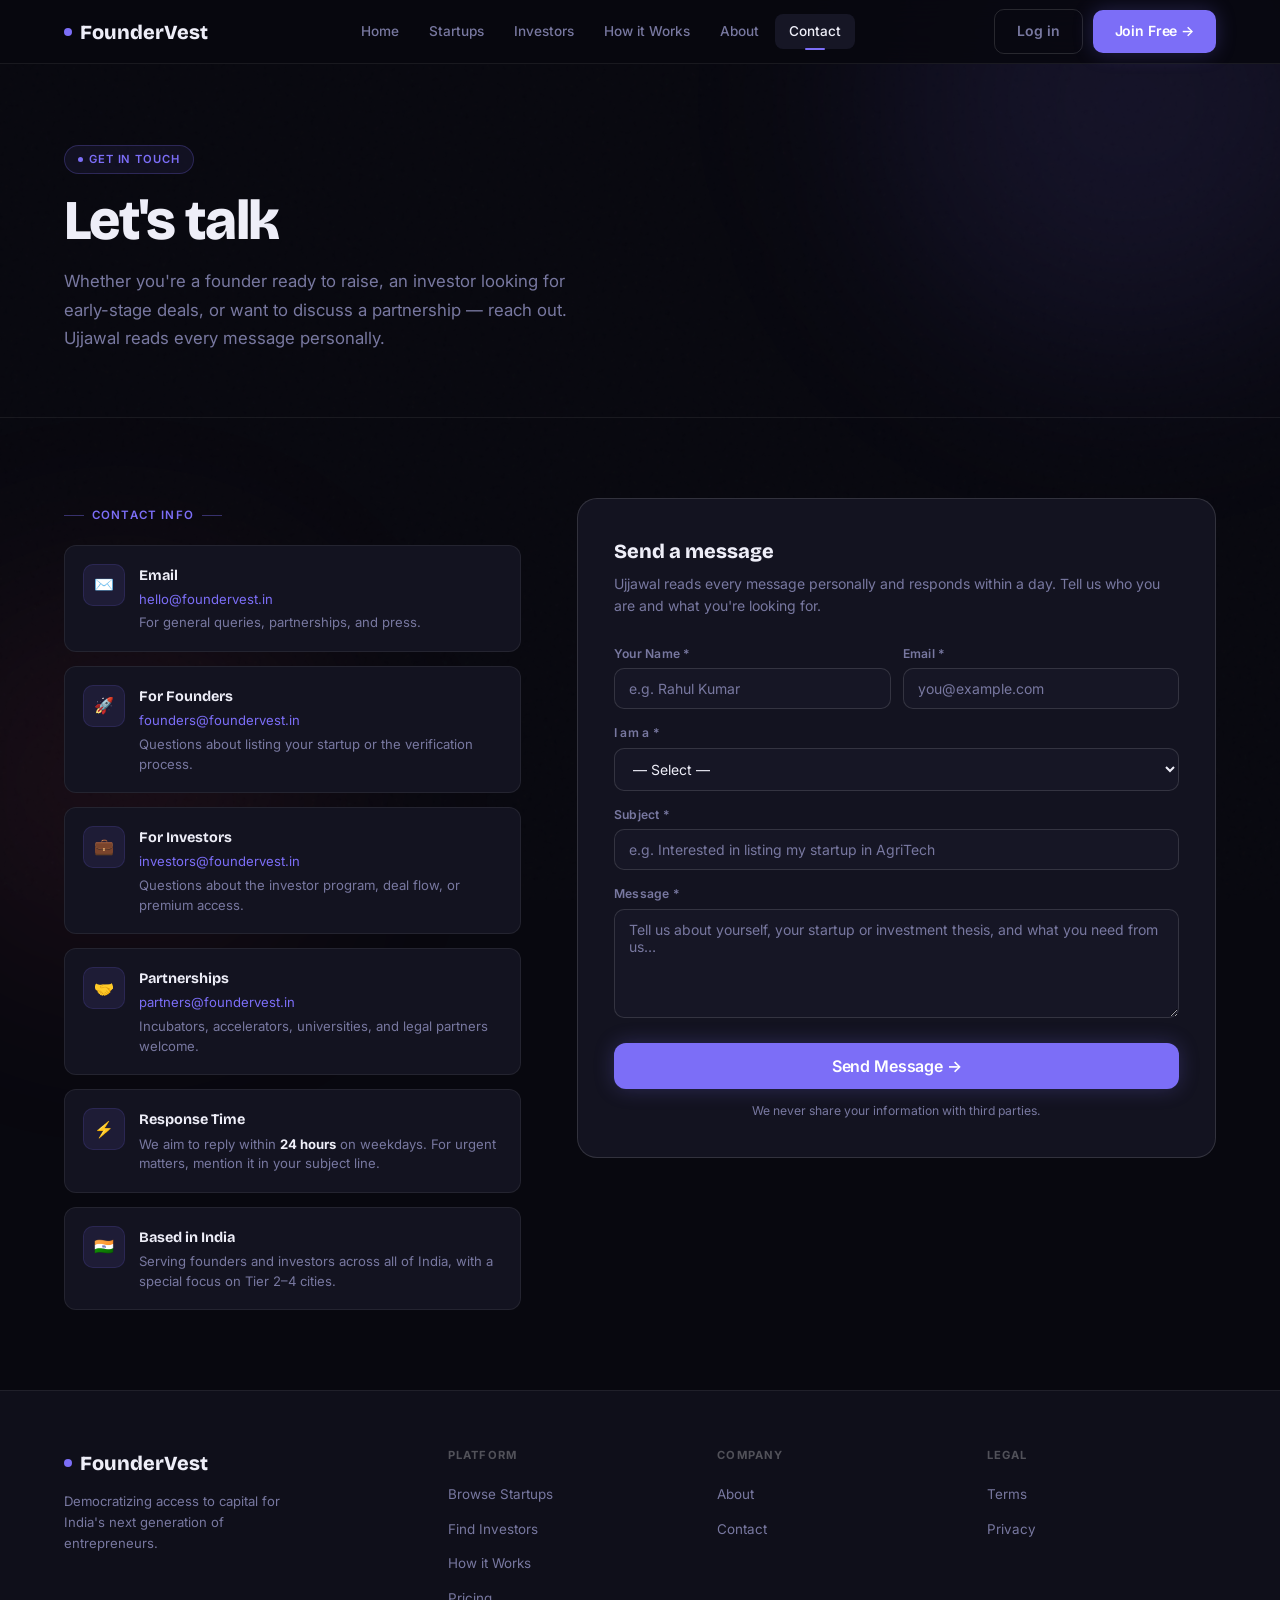
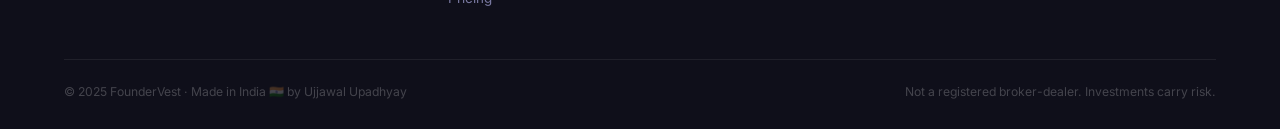
<file: contact.html>
<!DOCTYPE html>
<html lang="en">
<head>
<meta charset="UTF-8"/>
<meta name="viewport" content="width=device-width, initial-scale=1.0"/>
<title>Contact – FounderVest</title>
<link rel="stylesheet" href="style.css"/>
<style>
.contact-grid { display: grid; grid-template-columns: 1fr 1.4fr; gap: 56px; align-items: start; }
.contact-info { display: flex; flex-direction: column; gap: 14px; }
.c-item { display: flex; gap: 14px; align-items: flex-start; padding: 18px; background: var(--card); border: 1px solid var(--border); border-radius: 12px; transition: border-color 0.2s; }
.c-item:hover { border-color: var(--border2); }
.c-icon { width: 42px; height: 42px; background: rgba(124,110,247,0.1); border: 1px solid rgba(124,110,247,0.15); border-radius: 10px; display: flex; align-items: center; justify-content: center; font-size: 1rem; flex-shrink: 0; }
.c-item h4 { font-family: 'Bricolage Grotesque', sans-serif; font-size: 0.9rem; font-weight: 700; margin-bottom: 3px; }
.c-item p { font-size: 0.82rem; color: var(--muted); line-height: 1.5; }
.c-item a { color: var(--accent); text-decoration: none; }
.c-item a:hover { text-decoration: underline; }

.form-box { background: var(--card); border: 1px solid var(--border2); border-radius: 20px; padding: 36px; }
.form-box h3 { font-family: 'Bricolage Grotesque', sans-serif; font-size: 1.25rem; font-weight: 800; margin-bottom: 6px; }
.form-box > p { font-size: 0.875rem; color: var(--muted); margin-bottom: 26px; line-height: 1.6; }

.success-msg { display: none; text-align: center; padding: 32px; }
.success-msg.show { display: block; }
.success-icon { width: 64px; height: 64px; background: rgba(34,212,126,0.12); border-radius: 50%; display: flex; align-items: center; justify-content: center; font-size: 1.8rem; margin: 0 auto 16px; }
.success-msg h3 { font-family: 'Bricolage Grotesque', sans-serif; font-size: 1.2rem; font-weight: 800; margin-bottom: 8px; }
.success-msg p { font-size: 0.875rem; color: var(--muted); line-height: 1.6; }

@media(max-width:860px) { .contact-grid { grid-template-columns: 1fr; } }
</style>
</head>
<body>
<div class="blob blob1"></div>
<div class="blob blob2"></div>

<nav>
  <a href="index.html" class="logo"><span class="logo-dot"></span>FounderVest</a>
  <div class="nav-links">
    <a href="index.html" class="nav-link">Home</a>
    <a href="startups.html" class="nav-link">Startups</a>
    <a href="investors.html" class="nav-link">Investors</a>
    <a href="how.html" class="nav-link">How it Works</a>
    <a href="about.html" class="nav-link">About</a>
    <a href="contact.html" class="nav-link">Contact</a>
  </div>
  <div class="nav-right">
    <a href="login.html" class="btn btn-ghost">Log in</a>
    <a href="signup.html" class="btn btn-primary">Join Free →</a>
  </div>
  <div class="hamburger" onclick="toggleNav()"><span></span><span></span><span></span></div>
</nav>
<div class="mob-nav" id="mobNav">
  <a href="index.html" class="nav-link">Home</a>
  <a href="startups.html" class="nav-link">Startups</a>
  <a href="investors.html" class="nav-link">Investors</a>
  <a href="how.html" class="nav-link">How it Works</a>
  <a href="about.html" class="nav-link">About</a>
  <a href="contact.html" class="nav-link">Contact</a>
  <div class="mob-nav-actions">
    <a href="login.html" class="btn btn-ghost">Log in</a>
    <a href="signup.html" class="btn btn-primary">Join Free →</a>
  </div>
</div>

<div class="page">
  <div class="page-hero">
    <div class="page-hero-inner">
      <div class="badge badge-purple" style="margin-bottom:18px;"><span class="badge-dot"></span> Get in Touch</div>
      <h1>Let's talk</h1>
      <p>Whether you're a founder ready to raise, an investor looking for early-stage deals, or want to discuss a partnership — reach out. Ujjawal reads every message personally.</p>
    </div>
  </div>

  <section class="section">
    <div class="section-inner">
      <div class="contact-grid">
        <div class="fade-in">
          <div class="section-eyebrow" style="justify-content:flex-start;margin-bottom:20px;">Contact Info</div>
          <div class="contact-info">
            <div class="c-item">
              <div class="c-icon">✉️</div>
              <div>
                <h4>Email</h4>
                <p><a href="mailto:hello@foundervest.in">hello@foundervest.in</a></p>
                <p style="margin-top:4px;">For general queries, partnerships, and press.</p>
              </div>
            </div>
            <div class="c-item">
              <div class="c-icon">🚀</div>
              <div>
                <h4>For Founders</h4>
                <p><a href="mailto:founders@foundervest.in">founders@foundervest.in</a></p>
                <p style="margin-top:4px;">Questions about listing your startup or the verification process.</p>
              </div>
            </div>
            <div class="c-item">
              <div class="c-icon">💼</div>
              <div>
                <h4>For Investors</h4>
                <p><a href="mailto:investors@foundervest.in">investors@foundervest.in</a></p>
                <p style="margin-top:4px;">Questions about the investor program, deal flow, or premium access.</p>
              </div>
            </div>
            <div class="c-item">
              <div class="c-icon">🤝</div>
              <div>
                <h4>Partnerships</h4>
                <p><a href="mailto:partners@foundervest.in">partners@foundervest.in</a></p>
                <p style="margin-top:4px;">Incubators, accelerators, universities, and legal partners welcome.</p>
              </div>
            </div>
            <div class="c-item">
              <div class="c-icon">⚡</div>
              <div>
                <h4>Response Time</h4>
                <p>We aim to reply within <strong style="color:var(--text)">24 hours</strong> on weekdays. For urgent matters, mention it in your subject line.</p>
              </div>
            </div>
            <div class="c-item">
              <div class="c-icon">🇮🇳</div>
              <div>
                <h4>Based in India</h4>
                <p>Serving founders and investors across all of India, with a special focus on Tier 2–4 cities.</p>
              </div>
            </div>
          </div>
        </div>

        <div class="form-box fade-in">
          <h3>Send a message</h3>
          <p>Ujjawal reads every message personally and responds within a day. Tell us who you are and what you're looking for.</p>

          <div id="form-content">
            <div class="form-row">
              <div class="form-group"><label>Your Name *</label><input type="text" id="f-name" placeholder="e.g. Rahul Kumar"/></div>
              <div class="form-group"><label>Email *</label><input type="email" id="f-email" placeholder="you@example.com"/></div>
            </div>
            <div class="form-group">
              <label>I am a *</label>
              <select id="f-role">
                <option value="">— Select —</option>
                <option>Founder looking to raise</option>
                <option>Investor looking for deals</option>
                <option>Partner / Incubator / University</option>
                <option>Press / Media</option>
                <option>Just exploring</option>
              </select>
            </div>
            <div class="form-group"><label>Subject *</label><input type="text" id="f-subject" placeholder="e.g. Interested in listing my startup in AgriTech"/></div>
            <div class="form-group"><label>Message *</label><textarea id="f-msg" rows="5" placeholder="Tell us about yourself, your startup or investment thesis, and what you need from us…"></textarea></div>
            <button class="btn btn-primary btn-lg" style="width:100%;justify-content:center;margin-top:4px;" onclick="submitContact()">Send Message →</button>
            <p style="font-size:0.76rem;color:var(--muted);margin-top:12px;text-align:center;">We never share your information with third parties.</p>
          </div>

          <div class="success-msg" id="success-msg">
            <div class="success-icon">📬</div>
            <h3>Message sent!</h3>
            <p>Thank you for reaching out. Ujjawal will read your message and reply within 24 hours on weekdays.</p>
          </div>
        </div>
      </div>
    </div>
  </section>

  <footer>
    <div class="footer-inner">
      <div class="footer-top">
        <div class="footer-brand"><a href="index.html" class="logo" style="color:var(--text)"><span class="logo-dot"></span>FounderVest</a><p>Democratizing access to capital for India's next generation of entrepreneurs.</p></div>
        <div class="footer-col"><h4>Platform</h4><ul><li><a href="startups.html">Browse Startups</a></li><li><a href="investors.html">Find Investors</a></li><li><a href="how.html">How it Works</a></li><li><a href="pricing.html">Pricing</a></li></ul></div>
        <div class="footer-col"><h4>Company</h4><ul><li><a href="about.html">About</a></li><li><a href="contact.html">Contact</a></li></ul></div>
        <div class="footer-col"><h4>Legal</h4><ul><li><a href="#">Terms</a></li><li><a href="#">Privacy</a></li></ul></div>
      </div>
      <div class="footer-bottom"><p>© 2025 FounderVest · Made in India 🇮🇳 by Ujjawal Upadhyay</p><p>Not a registered broker-dealer. Investments carry risk.</p></div>
    </div>
  </footer>
</div>

<script src="app.js"></script>
<script>
function submitContact() {
  const name = document.getElementById('f-name').value.trim();
  const email = document.getElementById('f-email').value.trim();
  const role = document.getElementById('f-role').value;
  const subject = document.getElementById('f-subject').value.trim();
  const msg = document.getElementById('f-msg').value.trim();
  if (!name || !email || !role || !subject || !msg) {
    alert('Please fill in all required fields before submitting.');
    return;
  }
  document.getElementById('form-content').style.display = 'none';
  document.getElementById('success-msg').classList.add('show');
}
</script>
</body>
</html>
</file>
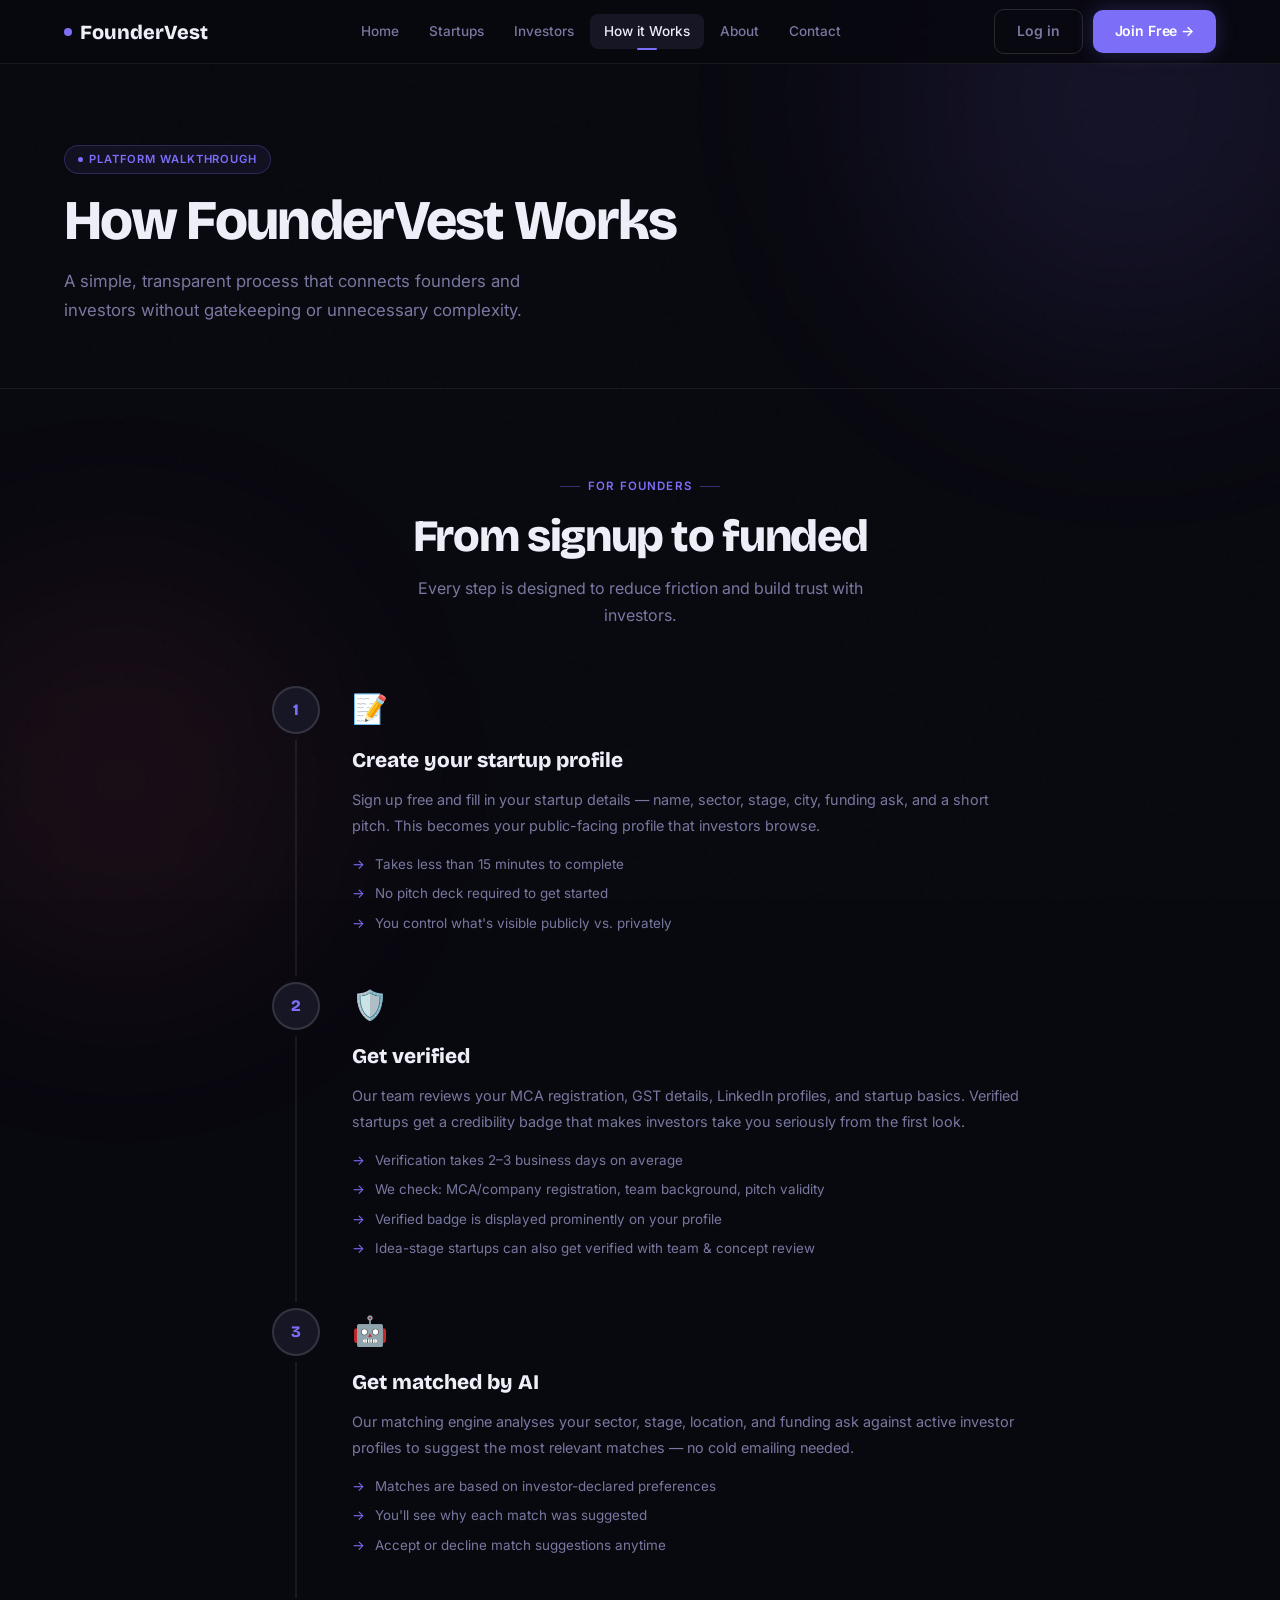
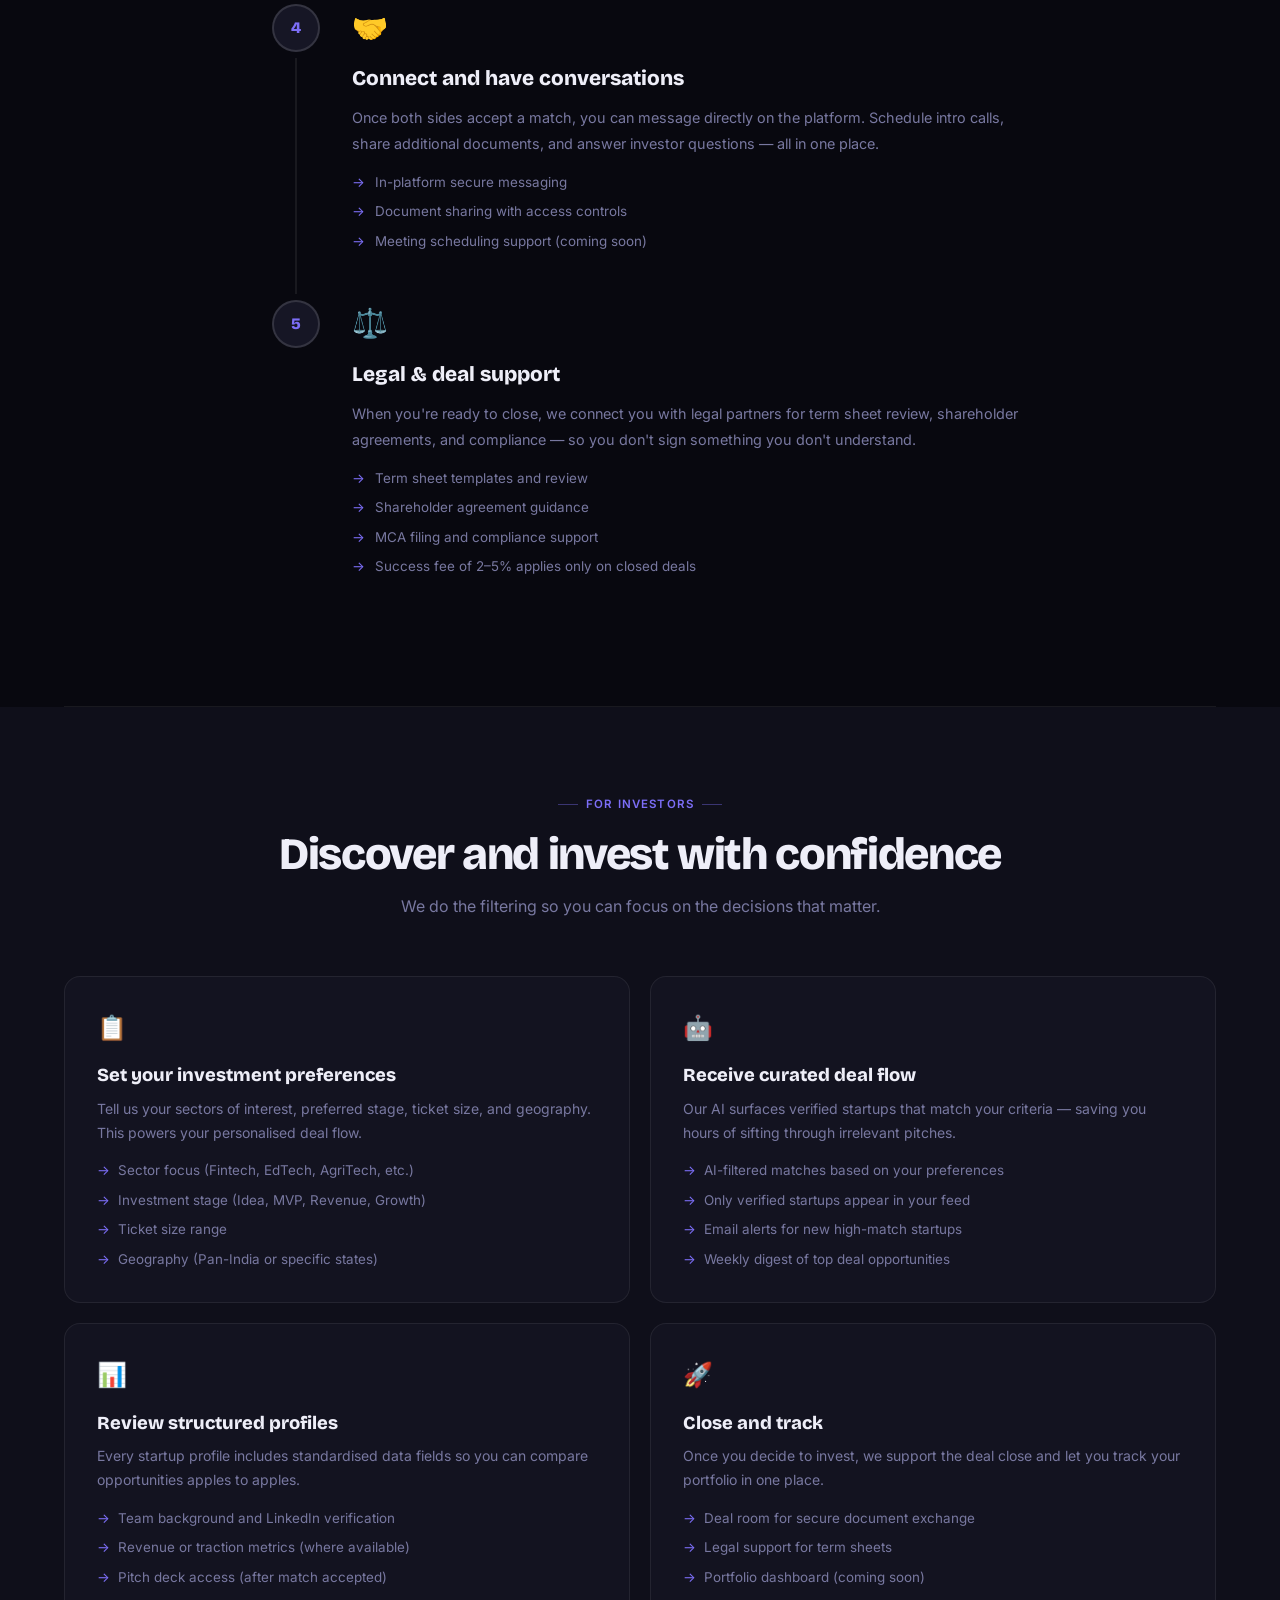
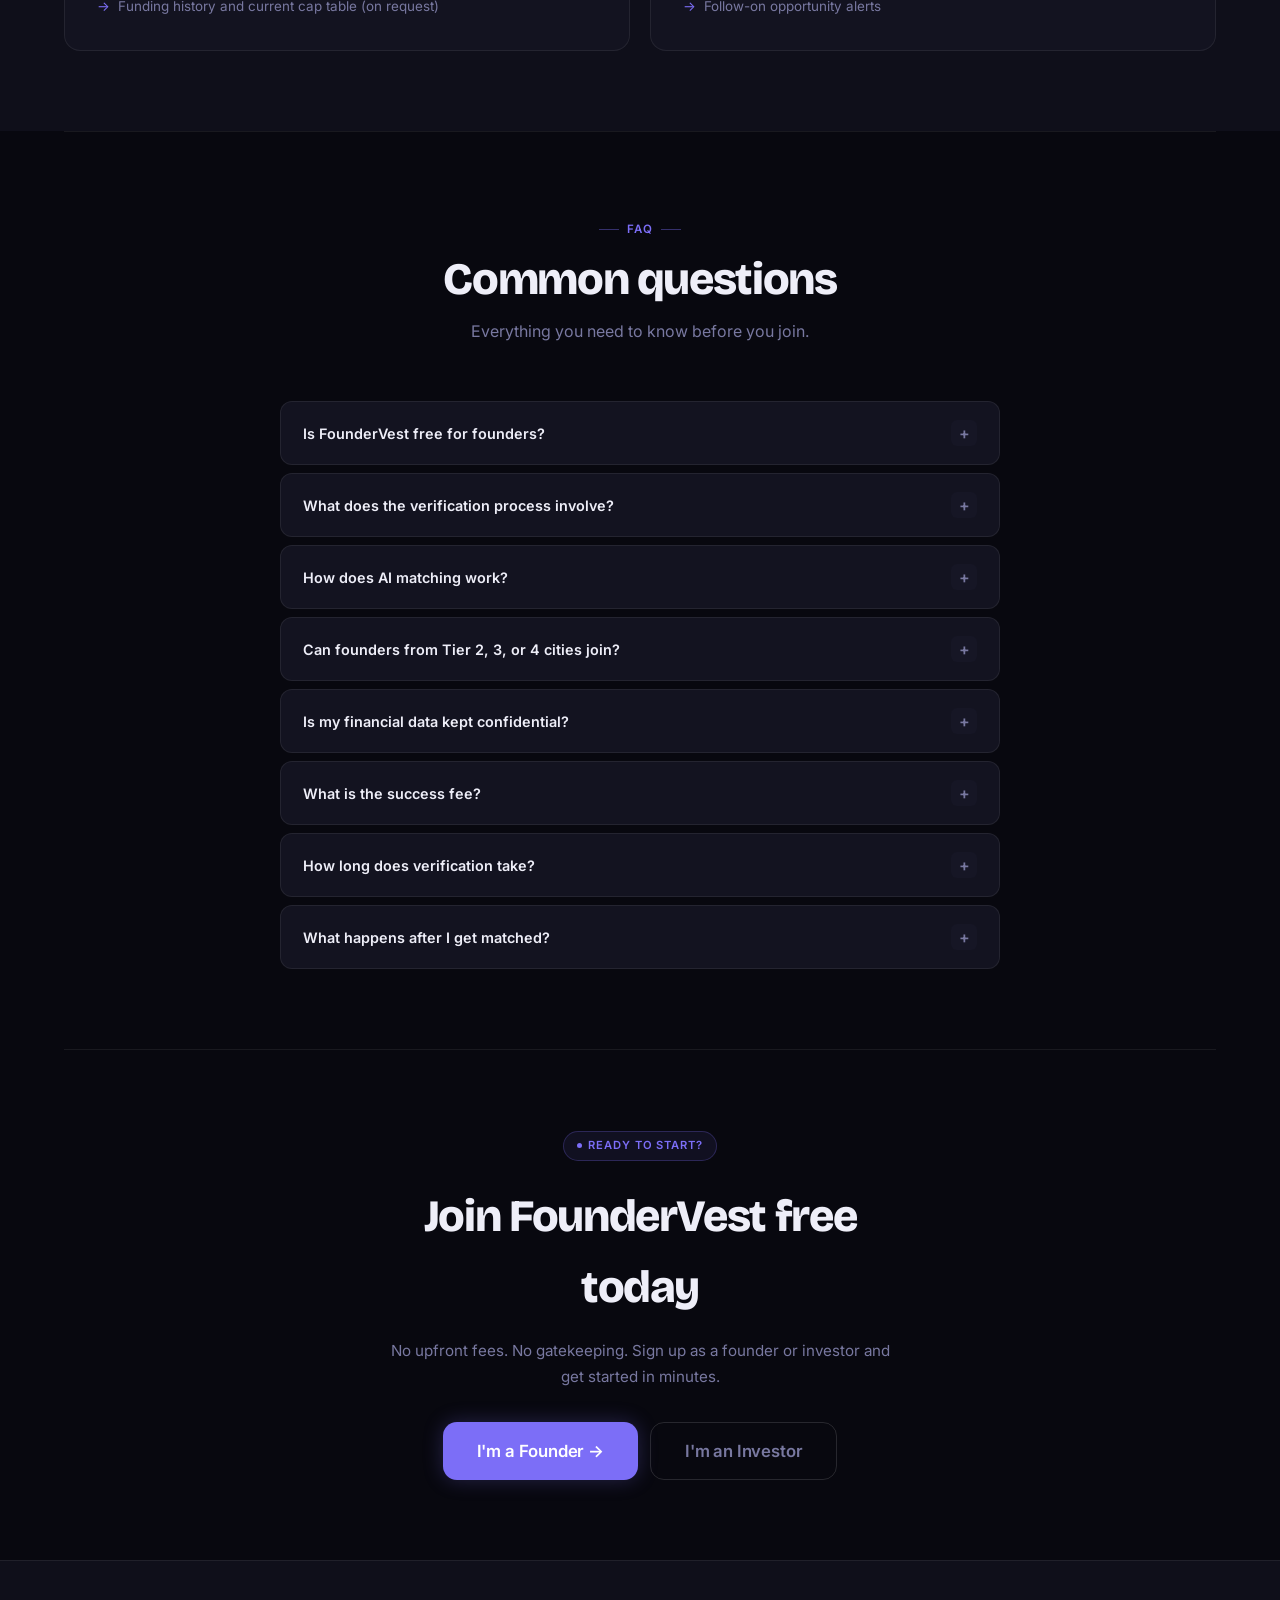
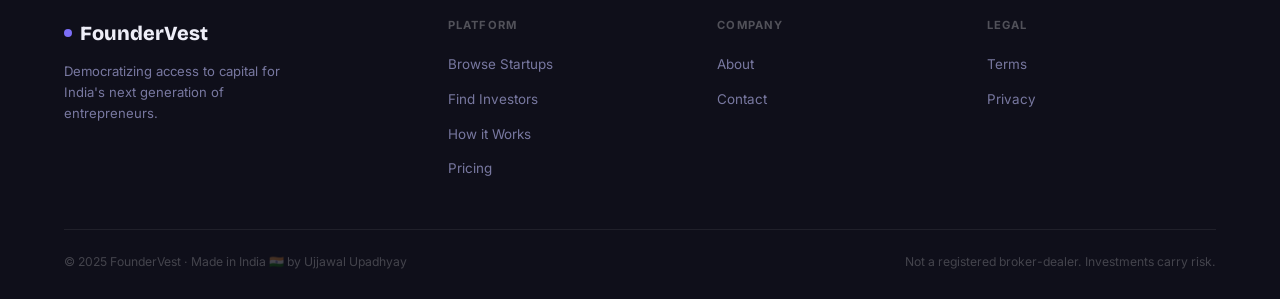
<file: how.html>
<!DOCTYPE html>
<html lang="en">
<head>
<meta charset="UTF-8"/>
<meta name="viewport" content="width=device-width, initial-scale=1.0"/>
<title>How it Works – FounderVest</title>
<link rel="stylesheet" href="style.css"/>
<style>
.timeline { display: flex; flex-direction: column; gap: 0; max-width: 760px; margin: 0 auto; }
.tl-item { display: grid; grid-template-columns: 72px 1fr; gap: 0; position: relative; }
.tl-left { display: flex; flex-direction: column; align-items: center; }
.tl-num {
  width: 48px; height: 48px; border-radius: 50%;
  background: var(--surface2); border: 2px solid var(--border2);
  display: flex; align-items: center; justify-content: center;
  font-family: 'Bricolage Grotesque', sans-serif;
  font-size: 1rem; font-weight: 800; color: var(--accent);
  flex-shrink: 0; z-index: 1;
}
.tl-line { flex: 1; width: 2px; background: var(--border); margin: 6px 0; }
.tl-item:last-child .tl-line { display: none; }
.tl-body { padding: 0 0 48px 20px; }
.tl-icon { font-size: 1.8rem; margin-bottom: 12px; }
.tl-title { font-family: 'Bricolage Grotesque', sans-serif; font-size: 1.3rem; font-weight: 800; margin-bottom: 10px; }
.tl-desc { font-size: 0.9rem; color: var(--muted); line-height: 1.75; margin-bottom: 16px; }
.tl-details { display: flex; flex-direction: column; gap: 8px; }
.tl-detail { display: flex; align-items: flex-start; gap: 10px; font-size: 0.84rem; color: var(--muted); }
.tl-detail::before { content: '→'; color: var(--accent); flex-shrink: 0; }

.two-col { display: grid; grid-template-columns: 1fr 1fr; gap: 20px; }
.info-card { background: var(--card); border: 1px solid var(--border); border-radius: 16px; padding: 32px; }
.info-card h3 { font-family: 'Bricolage Grotesque', sans-serif; font-size: 1.15rem; font-weight: 800; margin-bottom: 6px; }
.info-card p { font-size: 0.875rem; color: var(--muted); line-height: 1.7; margin-bottom: 16px; }
.info-list { list-style: none; display: flex; flex-direction: column; gap: 8px; }
.info-list li { font-size: 0.84rem; color: var(--muted); display: flex; gap: 8px; }
.info-list li span { color: var(--accent); flex-shrink: 0; }

.faq-wrap { max-width: 720px; margin: 0 auto; display: flex; flex-direction: column; gap: 8px; }
.faq-item { background: var(--card); border: 1px solid var(--border); border-radius: 12px; overflow: hidden; }
.faq-item.open { border-color: var(--border2); }
.faq-q { width: 100%; text-align: left; padding: 18px 22px; font-size: 0.9rem; font-weight: 600; font-family: 'Inter', sans-serif; background: none; border: none; cursor: pointer; display: flex; justify-content: space-between; align-items: center; gap: 16px; color: var(--text); }
.faq-toggle { width: 26px; height: 26px; border-radius: 6px; background: var(--surface2); display: flex; align-items: center; justify-content: center; color: var(--muted); flex-shrink: 0; transition: all 0.3s; font-size: 1rem; line-height: 1; }
.faq-item.open .faq-toggle { background: var(--accent); color: white; transform: rotate(45deg); }
.faq-body { max-height: 0; overflow: hidden; transition: max-height 0.35s ease; }
.faq-body.open { max-height: 200px; }
.faq-body p { padding: 0 22px 18px; font-size: 0.85rem; color: var(--muted); line-height: 1.75; }

@media(max-width:640px){ .two-col{ grid-template-columns:1fr; } }
</style>
</head>
<body>
<div class="blob blob1"></div>
<div class="blob blob2"></div>

<nav>
  <a href="index.html" class="logo"><span class="logo-dot"></span>FounderVest</a>
  <div class="nav-links">
    <a href="index.html" class="nav-link">Home</a>
    <a href="startups.html" class="nav-link">Startups</a>
    <a href="investors.html" class="nav-link">Investors</a>
    <a href="how.html" class="nav-link">How it Works</a>
    <a href="about.html" class="nav-link">About</a>
    <a href="contact.html" class="nav-link">Contact</a>
  </div>
  <div class="nav-right">
    <a href="login.html" class="btn btn-ghost">Log in</a>
    <a href="signup.html" class="btn btn-primary">Join Free →</a>
  </div>
  <div class="hamburger" onclick="toggleNav()"><span></span><span></span><span></span></div>
</nav>
<div class="mob-nav" id="mobNav">
  <a href="index.html" class="nav-link">Home</a>
  <a href="startups.html" class="nav-link">Startups</a>
  <a href="investors.html" class="nav-link">Investors</a>
  <a href="how.html" class="nav-link">How it Works</a>
  <a href="about.html" class="nav-link">About</a>
  <a href="contact.html" class="nav-link">Contact</a>
  <div class="mob-nav-actions">
    <a href="login.html" class="btn btn-ghost">Log in</a>
    <a href="signup.html" class="btn btn-primary">Join Free →</a>
  </div>
</div>

<div class="page">
  <div class="page-hero">
    <div class="page-hero-inner">
      <div class="badge badge-purple" style="margin-bottom:18px;"><span class="badge-dot"></span> Platform Walkthrough</div>
      <h1>How FounderVest Works</h1>
      <p>A simple, transparent process that connects founders and investors without gatekeeping or unnecessary complexity.</p>
    </div>
  </div>

  <!-- FOR FOUNDERS -->
  <section class="section">
    <div class="section-inner">
      <div class="section-header fade-in">
        <div class="section-eyebrow">For Founders</div>
        <div class="section-title">From signup to funded</div>
        <p class="section-sub">Every step is designed to reduce friction and build trust with investors.</p>
      </div>
      <div class="timeline">
        <div class="tl-item fade-in">
          <div class="tl-left"><div class="tl-num">1</div><div class="tl-line"></div></div>
          <div class="tl-body">
            <div class="tl-icon">📝</div>
            <div class="tl-title">Create your startup profile</div>
            <p class="tl-desc">Sign up free and fill in your startup details — name, sector, stage, city, funding ask, and a short pitch. This becomes your public-facing profile that investors browse.</p>
            <div class="tl-details">
              <div class="tl-detail">Takes less than 15 minutes to complete</div>
              <div class="tl-detail">No pitch deck required to get started</div>
              <div class="tl-detail">You control what's visible publicly vs. privately</div>
            </div>
          </div>
        </div>
        <div class="tl-item fade-in">
          <div class="tl-left"><div class="tl-num">2</div><div class="tl-line"></div></div>
          <div class="tl-body">
            <div class="tl-icon">🛡️</div>
            <div class="tl-title">Get verified</div>
            <p class="tl-desc">Our team reviews your MCA registration, GST details, LinkedIn profiles, and startup basics. Verified startups get a credibility badge that makes investors take you seriously from the first look.</p>
            <div class="tl-details">
              <div class="tl-detail">Verification takes 2–3 business days on average</div>
              <div class="tl-detail">We check: MCA/company registration, team background, pitch validity</div>
              <div class="tl-detail">Verified badge is displayed prominently on your profile</div>
              <div class="tl-detail">Idea-stage startups can also get verified with team & concept review</div>
            </div>
          </div>
        </div>
        <div class="tl-item fade-in">
          <div class="tl-left"><div class="tl-num">3</div><div class="tl-line"></div></div>
          <div class="tl-body">
            <div class="tl-icon">🤖</div>
            <div class="tl-title">Get matched by AI</div>
            <p class="tl-desc">Our matching engine analyses your sector, stage, location, and funding ask against active investor profiles to suggest the most relevant matches — no cold emailing needed.</p>
            <div class="tl-details">
              <div class="tl-detail">Matches are based on investor-declared preferences</div>
              <div class="tl-detail">You'll see why each match was suggested</div>
              <div class="tl-detail">Accept or decline match suggestions anytime</div>
            </div>
          </div>
        </div>
        <div class="tl-item fade-in">
          <div class="tl-left"><div class="tl-num">4</div><div class="tl-line"></div></div>
          <div class="tl-body">
            <div class="tl-icon">🤝</div>
            <div class="tl-title">Connect and have conversations</div>
            <p class="tl-desc">Once both sides accept a match, you can message directly on the platform. Schedule intro calls, share additional documents, and answer investor questions — all in one place.</p>
            <div class="tl-details">
              <div class="tl-detail">In-platform secure messaging</div>
              <div class="tl-detail">Document sharing with access controls</div>
              <div class="tl-detail">Meeting scheduling support (coming soon)</div>
            </div>
          </div>
        </div>
        <div class="tl-item fade-in">
          <div class="tl-left"><div class="tl-num">5</div><div class="tl-line"></div></div>
          <div class="tl-body">
            <div class="tl-icon">⚖️</div>
            <div class="tl-title">Legal & deal support</div>
            <p class="tl-desc">When you're ready to close, we connect you with legal partners for term sheet review, shareholder agreements, and compliance — so you don't sign something you don't understand.</p>
            <div class="tl-details">
              <div class="tl-detail">Term sheet templates and review</div>
              <div class="tl-detail">Shareholder agreement guidance</div>
              <div class="tl-detail">MCA filing and compliance support</div>
              <div class="tl-detail">Success fee of 2–5% applies only on closed deals</div>
            </div>
          </div>
        </div>
      </div>
    </div>
  </section>
  <div class="divider"></div>

  <!-- FOR INVESTORS -->
  <section class="section" style="background:var(--surface);">
    <div class="section-inner">
      <div class="section-header fade-in">
        <div class="section-eyebrow">For Investors</div>
        <div class="section-title">Discover and invest with confidence</div>
        <p class="section-sub">We do the filtering so you can focus on the decisions that matter.</p>
      </div>
      <div class="two-col fade-in">
        <div class="info-card">
          <div style="font-size:1.5rem;margin-bottom:14px;">📋</div>
          <h3>Set your investment preferences</h3>
          <p>Tell us your sectors of interest, preferred stage, ticket size, and geography. This powers your personalised deal flow.</p>
          <ul class="info-list">
            <li><span>→</span> Sector focus (Fintech, EdTech, AgriTech, etc.)</li>
            <li><span>→</span> Investment stage (Idea, MVP, Revenue, Growth)</li>
            <li><span>→</span> Ticket size range</li>
            <li><span>→</span> Geography (Pan-India or specific states)</li>
          </ul>
        </div>
        <div class="info-card">
          <div style="font-size:1.5rem;margin-bottom:14px;">🤖</div>
          <h3>Receive curated deal flow</h3>
          <p>Our AI surfaces verified startups that match your criteria — saving you hours of sifting through irrelevant pitches.</p>
          <ul class="info-list">
            <li><span>→</span> AI-filtered matches based on your preferences</li>
            <li><span>→</span> Only verified startups appear in your feed</li>
            <li><span>→</span> Email alerts for new high-match startups</li>
            <li><span>→</span> Weekly digest of top deal opportunities</li>
          </ul>
        </div>
        <div class="info-card">
          <div style="font-size:1.5rem;margin-bottom:14px;">📊</div>
          <h3>Review structured profiles</h3>
          <p>Every startup profile includes standardised data fields so you can compare opportunities apples to apples.</p>
          <ul class="info-list">
            <li><span>→</span> Team background and LinkedIn verification</li>
            <li><span>→</span> Revenue or traction metrics (where available)</li>
            <li><span>→</span> Pitch deck access (after match accepted)</li>
            <li><span>→</span> Funding history and current cap table (on request)</li>
          </ul>
        </div>
        <div class="info-card">
          <div style="font-size:1.5rem;margin-bottom:14px;">🚀</div>
          <h3>Close and track</h3>
          <p>Once you decide to invest, we support the deal close and let you track your portfolio in one place.</p>
          <ul class="info-list">
            <li><span>→</span> Deal room for secure document exchange</li>
            <li><span>→</span> Legal support for term sheets</li>
            <li><span>→</span> Portfolio dashboard (coming soon)</li>
            <li><span>→</span> Follow-on opportunity alerts</li>
          </ul>
        </div>
      </div>
    </div>
  </section>
  <div class="divider"></div>

  <!-- FAQ -->
  <section class="section">
    <div class="section-inner">
      <div class="section-header fade-in">
        <div class="section-eyebrow">FAQ</div>
        <div class="section-title">Common questions</div>
        <p class="section-sub">Everything you need to know before you join.</p>
      </div>
      <div class="faq-wrap" id="faq"></div>
    </div>
  </section>
  <div class="divider"></div>

  <!-- CTA -->
  <section style="padding:80px 5%;text-align:center;position:relative;z-index:1;">
    <div style="max-width:500px;margin:0 auto;">
      <div class="badge badge-purple" style="margin-bottom:20px;"><span class="badge-dot"></span> Ready to start?</div>
      <h2 style="font-family:'Bricolage Grotesque',sans-serif;font-size:clamp(1.8rem,4vw,2.8rem);font-weight:800;letter-spacing:-0.03em;margin-bottom:14px;">Join FounderVest free today</h2>
      <p style="color:var(--muted);font-size:0.95rem;line-height:1.7;margin-bottom:32px;">No upfront fees. No gatekeeping. Sign up as a founder or investor and get started in minutes.</p>
      <div style="display:flex;gap:12px;justify-content:center;flex-wrap:wrap;">
        <a href="signup.html?role=founder" class="btn btn-primary btn-xl">I'm a Founder →</a>
        <a href="signup.html?role=investor" class="btn btn-ghost btn-xl">I'm an Investor</a>
      </div>
    </div>
  </section>

  <footer>
    <div class="footer-inner">
      <div class="footer-top">
        <div class="footer-brand"><a href="index.html" class="logo" style="color:var(--text)"><span class="logo-dot"></span>FounderVest</a><p>Democratizing access to capital for India's next generation of entrepreneurs.</p></div>
        <div class="footer-col"><h4>Platform</h4><ul><li><a href="startups.html">Browse Startups</a></li><li><a href="investors.html">Find Investors</a></li><li><a href="how.html">How it Works</a></li><li><a href="pricing.html">Pricing</a></li></ul></div>
        <div class="footer-col"><h4>Company</h4><ul><li><a href="about.html">About</a></li><li><a href="contact.html">Contact</a></li></ul></div>
        <div class="footer-col"><h4>Legal</h4><ul><li><a href="#">Terms</a></li><li><a href="#">Privacy</a></li></ul></div>
      </div>
      <div class="footer-bottom"><p>© 2025 FounderVest · Made in India 🇮🇳 by Ujjawal Upadhyay</p><p>Not a registered broker-dealer. Investments carry risk.</p></div>
    </div>
  </footer>
</div>

<script src="app.js"></script>
<script>
const faqs = [
  { q: 'Is FounderVest free for founders?', a: 'Yes — founders can sign up and create a profile for free. Pro features like unlimited investor matches, verified badge, and legal support are available on the paid plan (₹999/month). We only charge a success fee (2–5%) when a deal actually closes.' },
  { q: 'What does the verification process involve?', a: 'We review your company registration (MCA/GST where applicable), team LinkedIn profiles, and your startup pitch for completeness. Idea-stage founders without a registered company can still get verified based on team and concept review.' },
  { q: 'How does AI matching work?', a: 'Our engine compares your startup\'s sector, stage, location, and funding ask against investor-declared preferences. It surfaces the most compatible investors for you, along with a reason for the match. You decide whether to accept or decline.' },
  { q: 'Can founders from Tier 2, 3, or 4 cities join?', a: 'Absolutely — that\'s exactly who FounderVest is built for. Founders outside the major metros face a systemic network disadvantage. We\'re here to fix that.' },
  { q: 'Is my financial data kept confidential?', a: 'Yes. Sensitive financial data is only shared with investors after a mutual match is accepted. Basic profile info (name, sector, stage, city) is visible to verified investors.' },
  { q: 'What is the success fee?', a: 'We charge 2–5% only when a deal closes through the platform. If no investment happens, you pay nothing beyond your subscription (if any). The exact fee percentage is disclosed upfront before you engage.' },
  { q: 'How long does verification take?', a: 'Typically 2–3 business days. We notify you by email as soon as verification is complete. Incomplete profiles or missing documents may extend this slightly.' },
  { q: 'What happens after I get matched?', a: 'Both the founder and investor must accept the match. Once accepted, in-platform messaging opens up. You can share your pitch deck, schedule a call, and move the conversation forward — all within FounderVest.' },
];
const faqEl = document.getElementById('faq');
faqEl.innerHTML = faqs.map((f, i) => `
  <div class="faq-item" id="fi${i}">
    <button class="faq-q" onclick="tog(${i})">
      <span>${f.q}</span>
      <div class="faq-toggle">+</div>
    </button>
    <div class="faq-body" id="fb${i}"><p>${f.a}</p></div>
  </div>`).join('');

function tog(i) {
  const body = document.getElementById('fb' + i);
  const item = document.getElementById('fi' + i);
  const open = body.classList.contains('open');
  document.querySelectorAll('.faq-body').forEach(b => b.classList.remove('open'));
  document.querySelectorAll('.faq-item').forEach(it => it.classList.remove('open'));
  document.querySelectorAll('.faq-toggle').forEach(t => t.textContent = '+');
  if (!open) { body.classList.add('open'); item.classList.add('open'); }
}
</script>
</body>
</html>
</file>
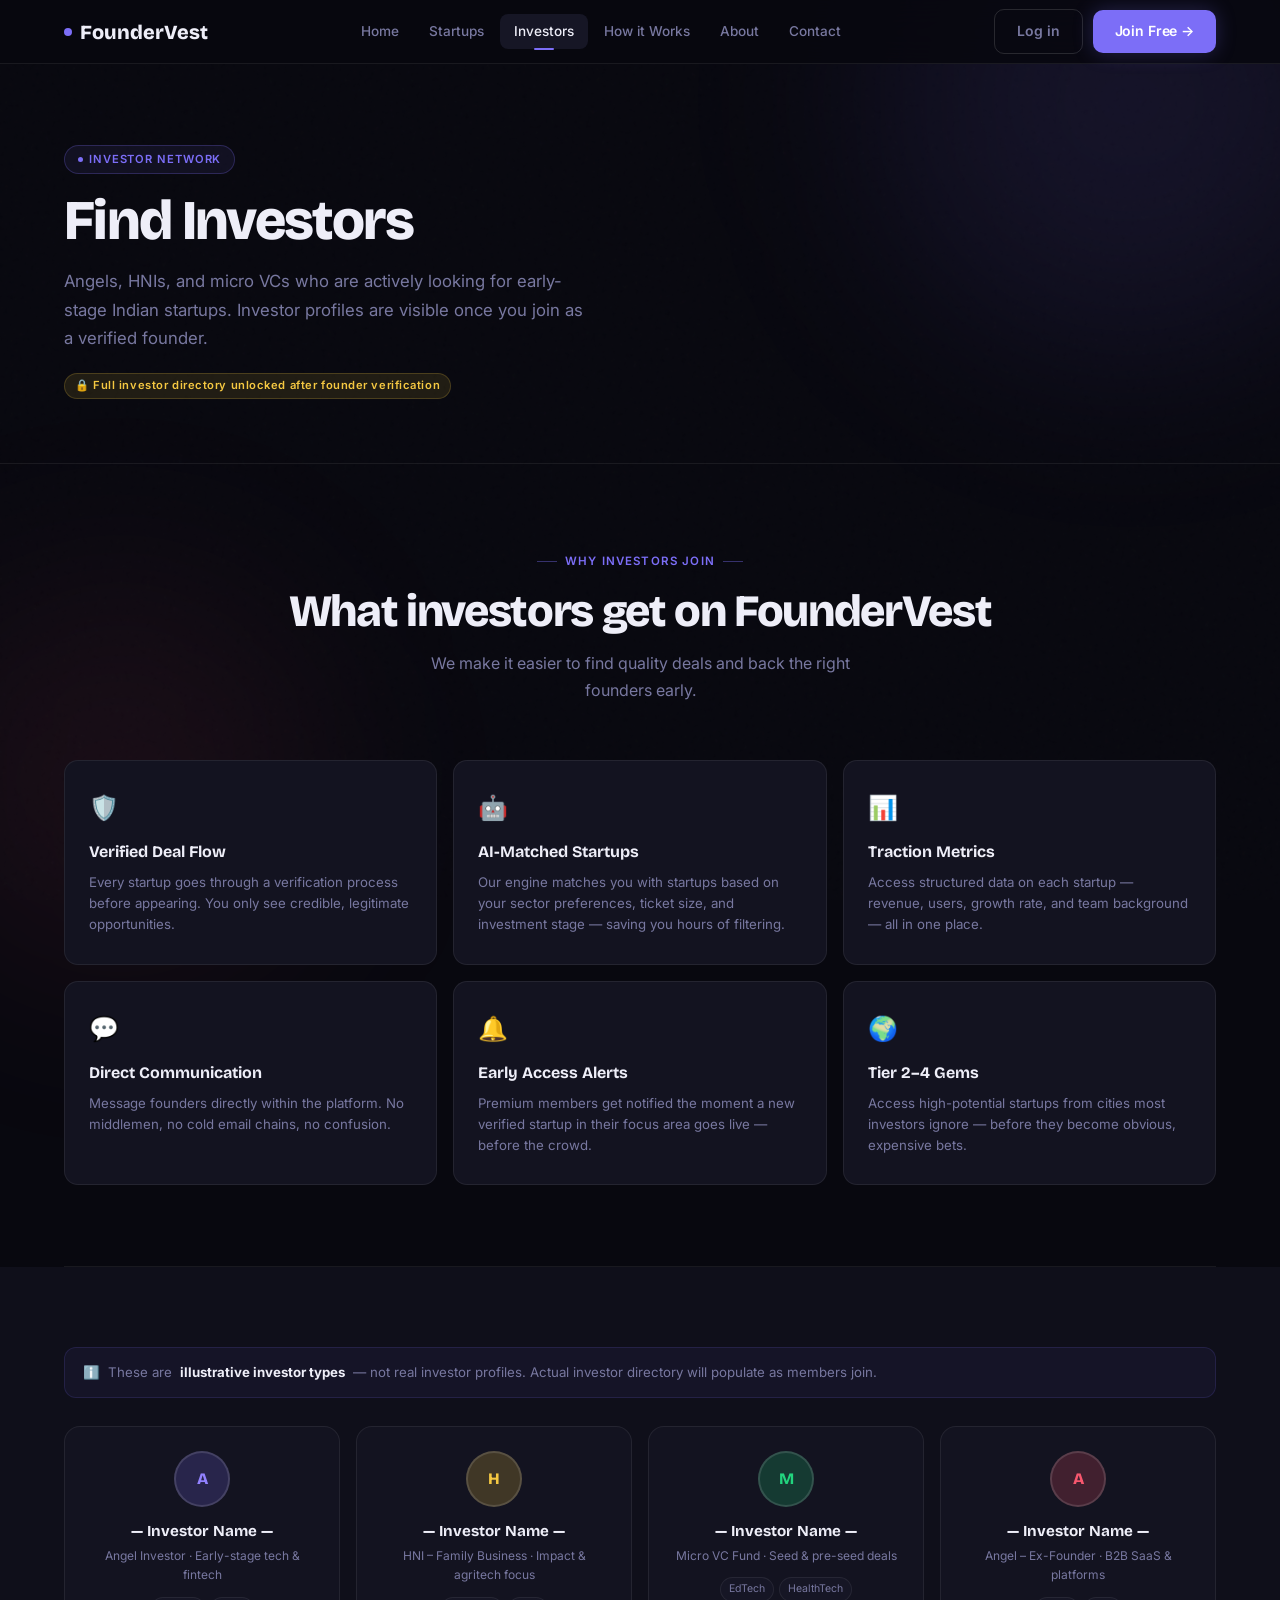
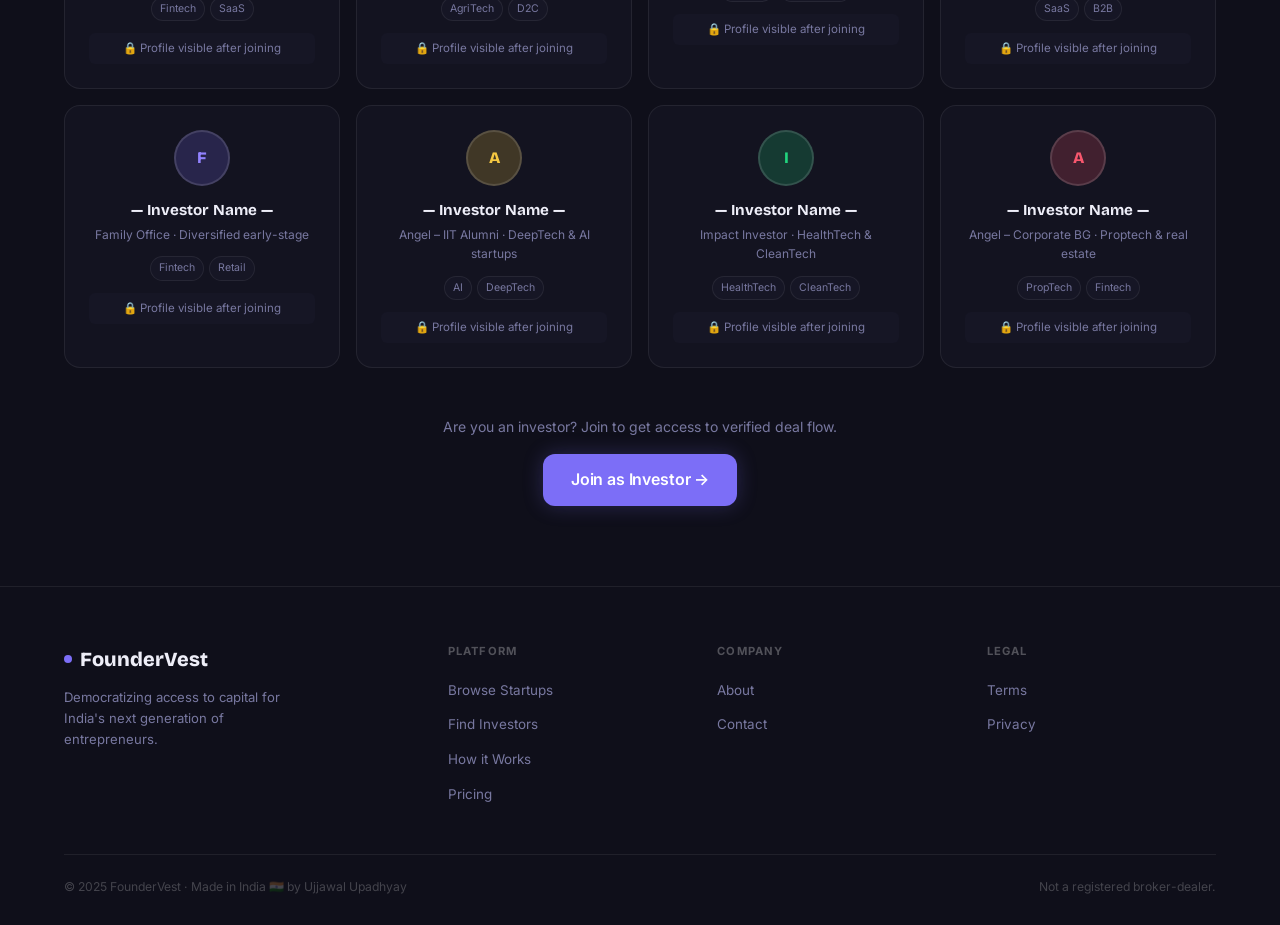
<file: investors.html>
<!DOCTYPE html>
<html lang="en">
<head>
<meta charset="UTF-8"/>
<meta name="viewport" content="width=device-width, initial-scale=1.0"/>
<title>Investors – FounderVest</title>
<link rel="stylesheet" href="style.css"/>
<style>
.inv-grid { display: grid; grid-template-columns: repeat(auto-fill, minmax(240px, 1fr)); gap: 16px; }
.inv-card { background: var(--card); border: 1px solid var(--border); border-radius: 16px; padding: 24px; text-align: center; transition: all 0.3s; }
.inv-card:hover { border-color: var(--border2); transform: translateY(-3px); }
.inv-av { width: 56px; height: 56px; border-radius: 50%; margin: 0 auto 12px; display: flex; align-items: center; justify-content: center; font-family: 'Bricolage Grotesque', sans-serif; font-size: 1rem; font-weight: 800; border: 2px solid var(--border2); }
.inv-name { font-family: 'Bricolage Grotesque', sans-serif; font-size: 0.95rem; font-weight: 700; margin-bottom: 3px; }
.inv-title { font-size: 0.75rem; color: var(--muted); margin-bottom: 12px; }
.inv-tags { display: flex; flex-wrap: wrap; gap: 5px; justify-content: center; }
.inv-tag { font-size: 0.66rem; padding: 3px 8px; border-radius: 20px; background: var(--surface2); color: var(--muted); border: 1px solid var(--border); }
.why-grid { display: grid; grid-template-columns: repeat(3,1fr); gap: 16px; }
.why-card { background: var(--card); border: 1px solid var(--border); border-radius: 14px; padding: 28px 24px; }
.why-icon { font-size: 1.5rem; margin-bottom: 12px; }
.why-title { font-family: 'Bricolage Grotesque', sans-serif; font-size: 1rem; font-weight: 700; margin-bottom: 7px; }
.why-desc { font-size: 0.83rem; color: var(--muted); line-height: 1.6; }
@media(max-width:768px){ .why-grid{ grid-template-columns:1fr 1fr; } }
@media(max-width:480px){ .why-grid,.inv-grid{ grid-template-columns:1fr; } }
</style>
</head>
<body>
<div class="blob blob1"></div>
<div class="blob blob2"></div>
<nav>
  <a href="index.html" class="logo"><span class="logo-dot"></span>FounderVest</a>
  <div class="nav-links">
    <a href="index.html" class="nav-link">Home</a>
    <a href="startups.html" class="nav-link">Startups</a>
    <a href="investors.html" class="nav-link">Investors</a>
    <a href="how.html" class="nav-link">How it Works</a>
    <a href="about.html" class="nav-link">About</a>
    <a href="contact.html" class="nav-link">Contact</a>
  </div>
  <div class="nav-right">
    <a href="login.html" class="btn btn-ghost">Log in</a>
    <a href="signup.html" class="btn btn-primary">Join Free →</a>
  </div>
  <div class="hamburger" onclick="toggleNav()"><span></span><span></span><span></span></div>
</nav>
<div class="mob-nav" id="mobNav">
  <a href="index.html" class="nav-link">Home</a>
  <a href="startups.html" class="nav-link">Startups</a>
  <a href="investors.html" class="nav-link">Investors</a>
  <a href="how.html" class="nav-link">How it Works</a>
  <a href="about.html" class="nav-link">About</a>
  <a href="contact.html" class="nav-link">Contact</a>
  <div class="mob-nav-actions">
    <a href="login.html" class="btn btn-ghost">Log in</a>
    <a href="signup.html" class="btn btn-primary">Join Free →</a>
  </div>
</div>

<div class="page">
  <div class="page-hero">
    <div class="page-hero-inner">
      <div class="badge badge-purple" style="margin-bottom:18px;"><span class="badge-dot"></span> Investor Network</div>
      <h1>Find Investors</h1>
      <p>Angels, HNIs, and micro VCs who are actively looking for early-stage Indian startups. Investor profiles are visible once you join as a verified founder.</p>
      <div style="margin-top:20px;" class="coming-soon">🔒 Full investor directory unlocked after founder verification</div>
    </div>
  </div>

  <section class="section">
    <div class="section-inner">
      <div class="section-header fade-in">
        <div class="section-eyebrow">Why Investors Join</div>
        <div class="section-title">What investors get on FounderVest</div>
        <p class="section-sub">We make it easier to find quality deals and back the right founders early.</p>
      </div>
      <div class="why-grid fade-in">
        <div class="why-card"><div class="why-icon">🛡️</div><div class="why-title">Verified Deal Flow</div><div class="why-desc">Every startup goes through a verification process before appearing. You only see credible, legitimate opportunities.</div></div>
        <div class="why-card"><div class="why-icon">🤖</div><div class="why-title">AI-Matched Startups</div><div class="why-desc">Our engine matches you with startups based on your sector preferences, ticket size, and investment stage — saving you hours of filtering.</div></div>
        <div class="why-card"><div class="why-icon">📊</div><div class="why-title">Traction Metrics</div><div class="why-desc">Access structured data on each startup — revenue, users, growth rate, and team background — all in one place.</div></div>
        <div class="why-card"><div class="why-icon">💬</div><div class="why-title">Direct Communication</div><div class="why-desc">Message founders directly within the platform. No middlemen, no cold email chains, no confusion.</div></div>
        <div class="why-card"><div class="why-icon">🔔</div><div class="why-title">Early Access Alerts</div><div class="why-desc">Premium members get notified the moment a new verified startup in their focus area goes live — before the crowd.</div></div>
        <div class="why-card"><div class="why-icon">🌍</div><div class="why-title">Tier 2–4 Gems</div><div class="why-desc">Access high-potential startups from cities most investors ignore — before they become obvious, expensive bets.</div></div>
      </div>
    </div>
  </section>
  <div class="divider"></div>

  <section class="section" style="background:var(--surface);">
    <div class="section-inner">
      <div style="background:rgba(124,110,247,0.06);border:1px solid rgba(124,110,247,0.15);border-radius:12px;padding:14px 18px;margin-bottom:28px;font-size:0.83rem;color:var(--muted);display:flex;align-items:center;gap:8px;" class="fade-in">
        <span style="color:var(--accent);">ℹ️</span>
        These are <strong style="color:var(--text)">illustrative investor types</strong> — not real investor profiles. Actual investor directory will populate as members join.
      </div>
      <div class="inv-grid" id="inv-grid"></div>
      <div style="text-align:center;margin-top:48px;" class="fade-in">
        <p style="color:var(--muted);font-size:0.875rem;margin-bottom:16px;">Are you an investor? Join to get access to verified deal flow.</p>
        <a href="signup.html?role=investor" class="btn btn-primary btn-lg">Join as Investor →</a>
      </div>
    </div>
  </section>

  <footer>
    <div class="footer-inner">
      <div class="footer-top">
        <div class="footer-brand"><a href="index.html" class="logo" style="color:var(--text)"><span class="logo-dot"></span>FounderVest</a><p>Democratizing access to capital for India's next generation of entrepreneurs.</p></div>
        <div class="footer-col"><h4>Platform</h4><ul><li><a href="startups.html">Browse Startups</a></li><li><a href="investors.html">Find Investors</a></li><li><a href="how.html">How it Works</a></li><li><a href="pricing.html">Pricing</a></li></ul></div>
        <div class="footer-col"><h4>Company</h4><ul><li><a href="about.html">About</a></li><li><a href="contact.html">Contact</a></li></ul></div>
        <div class="footer-col"><h4>Legal</h4><ul><li><a href="#">Terms</a></li><li><a href="#">Privacy</a></li></ul></div>
      </div>
      <div class="footer-bottom"><p>© 2025 FounderVest · Made in India 🇮🇳 by Ujjawal Upadhyay</p><p>Not a registered broker-dealer.</p></div>
    </div>
  </footer>
</div>
<script src="app.js"></script>
<script>
const types=[
  {title:'Angel Investor',focus:'Early-stage tech & fintech',sectors:['Fintech','SaaS'],av:'A',bg:'rgba(124,110,247,0.2)',c:'#9282ff'},
  {title:'HNI – Family Business',focus:'Impact & agritech focus',sectors:['AgriTech','D2C'],av:'H',bg:'rgba(245,200,66,0.2)',c:'#f5c842'},
  {title:'Micro VC Fund',focus:'Seed & pre-seed deals',sectors:['EdTech','HealthTech'],av:'M',bg:'rgba(34,212,126,0.2)',c:'#22d47e'},
  {title:'Angel – Ex-Founder',focus:'B2B SaaS & platforms',sectors:['SaaS','B2B'],av:'A',bg:'rgba(247,87,110,0.2)',c:'#f7576e'},
  {title:'Family Office',focus:'Diversified early-stage',sectors:['Fintech','Retail'],av:'F',bg:'rgba(124,110,247,0.2)',c:'#9282ff'},
  {title:'Angel – IIT Alumni',focus:'DeepTech & AI startups',sectors:['AI','DeepTech'],av:'A',bg:'rgba(245,200,66,0.2)',c:'#f5c842'},
  {title:'Impact Investor',focus:'HealthTech & CleanTech',sectors:['HealthTech','CleanTech'],av:'I',bg:'rgba(34,212,126,0.2)',c:'#22d47e'},
  {title:'Angel – Corporate BG',focus:'Proptech & real estate',sectors:['PropTech','Fintech'],av:'A',bg:'rgba(247,87,110,0.2)',c:'#f7576e'},
];
document.getElementById('inv-grid').innerHTML=types.map(inv=>`
  <div class="inv-card">
    <div class="inv-av" style="background:${inv.bg};color:${inv.c}">${inv.av}</div>
    <div class="inv-name">— Investor Name —</div>
    <div class="inv-title">${inv.title} · ${inv.focus}</div>
    <div class="inv-tags">${inv.sectors.map(s=>`<span class="inv-tag">${s}</span>`).join('')}</div>
    <div style="margin-top:12px;font-size:0.72rem;color:var(--muted);background:var(--surface2);padding:6px;border-radius:6px;">🔒 Profile visible after joining</div>
  </div>`).join('');
</script>
</body>
</html>
</file>
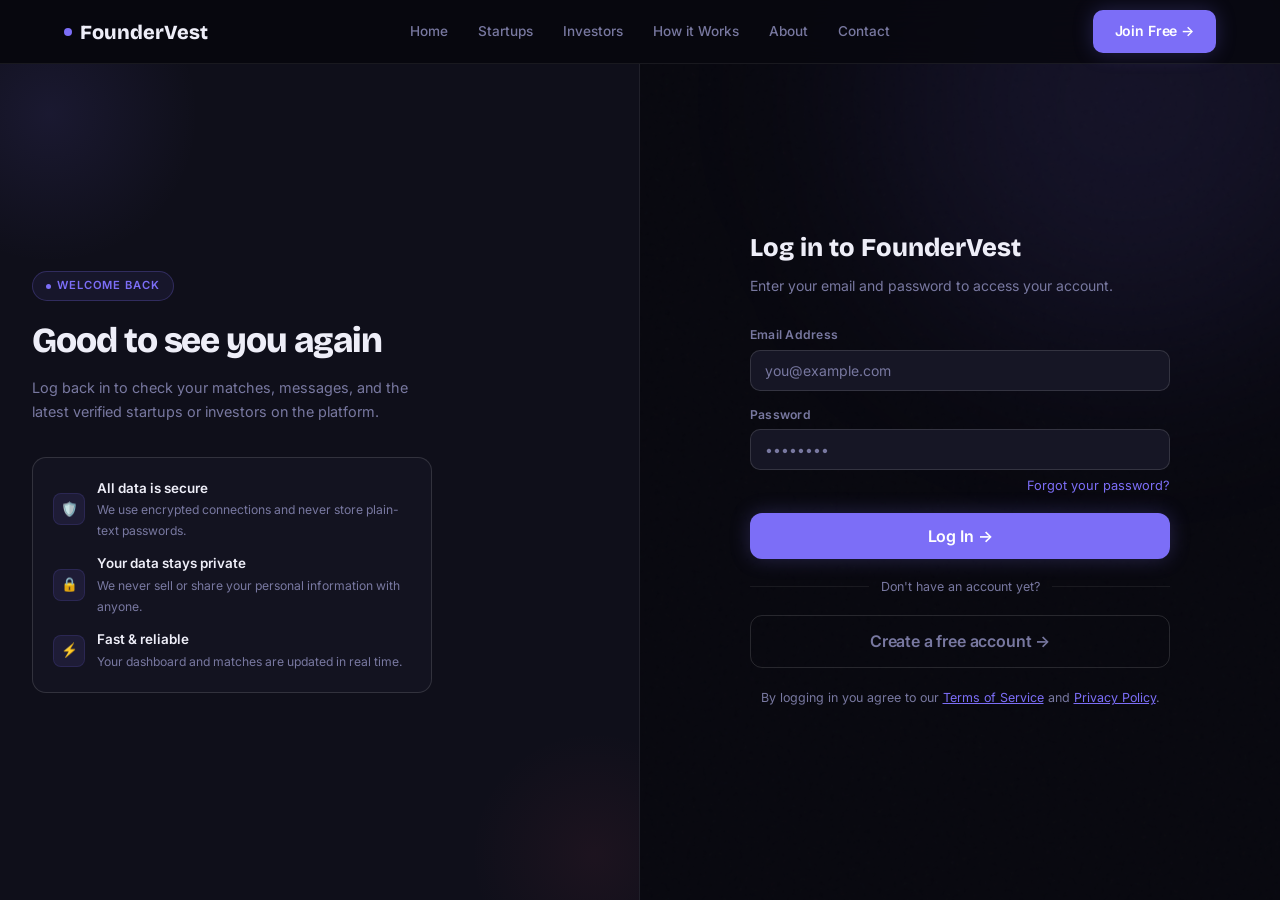
<file: login.html>
<!DOCTYPE html>
<html lang="en">
<head>
<meta charset="UTF-8"/>
<meta name="viewport" content="width=device-width, initial-scale=1.0"/>
<title>Log In – FounderVest</title>
<link rel="stylesheet" href="style.css"/>
<style>
.auth-layout { min-height: calc(100vh - 64px); display: grid; grid-template-columns: 1fr 1fr; }
.auth-left {
  background: var(--surface); border-right: 1px solid var(--border);
  padding: 56px 5%; display: flex; flex-direction: column; justify-content: center;
  position: relative; overflow: hidden;
}
.auth-left::before { content: ''; position: absolute; top: -100px; left: -100px; width: 300px; height: 300px; background: radial-gradient(circle, rgba(124,110,247,0.1), transparent 70%); }
.auth-left::after { content: ''; position: absolute; bottom: -80px; right: -80px; width: 250px; height: 250px; background: radial-gradient(circle, rgba(247,87,110,0.06), transparent 70%); }
.auth-left-inner { position: relative; z-index: 1; max-width: 400px; }
.auth-left h2 { font-family: 'Bricolage Grotesque', sans-serif; font-size: clamp(1.5rem,3vw,2.2rem); font-weight: 800; letter-spacing: -0.03em; margin-bottom: 14px; line-height: 1.15; }
.auth-left p { font-size: 0.9rem; color: var(--muted); line-height: 1.7; }
.platform-badge { background: var(--card); border: 1px solid var(--border2); border-radius: 14px; padding: 20px; margin-top: 32px; }
.platform-badge .pb-row { display: flex; gap: 12px; align-items: center; margin-bottom: 12px; }
.platform-badge .pb-row:last-child { margin-bottom: 0; }
.pb-icon { width: 32px; height: 32px; border-radius: 8px; background: rgba(124,110,247,0.1); border: 1px solid rgba(124,110,247,0.15); display: flex; align-items: center; justify-content: center; font-size: 0.85rem; flex-shrink: 0; }
.pb-text h4 { font-size: 0.84rem; font-weight: 600; margin-bottom: 1px; }
.pb-text p { font-size: 0.76rem; color: var(--muted); margin: 0; }

.auth-right { padding: 48px 5%; display: flex; align-items: center; justify-content: center; }
.login-box { width: 100%; max-width: 420px; }
.login-box h3 { font-family: 'Bricolage Grotesque', sans-serif; font-size: 1.6rem; font-weight: 800; margin-bottom: 6px; }
.login-box > p { font-size: 0.875rem; color: var(--muted); margin-bottom: 28px; }
.divider-line { display: flex; align-items: center; gap: 12px; margin: 18px 0; }
.divider-line span { font-size: 0.78rem; color: var(--muted); white-space: nowrap; }
.divider-line::before, .divider-line::after { content: ''; flex: 1; height: 1px; background: var(--border); }
.forgot { font-size: 0.8rem; color: var(--muted); text-align: right; display: block; margin-top: -8px; margin-bottom: 16px; }
.forgot a { color: var(--accent); text-decoration: none; }
.forgot a:hover { text-decoration: underline; }
.err-msg { background: rgba(247,87,110,0.08); border: 1px solid rgba(247,87,110,0.2); border-radius: 8px; padding: 10px 14px; font-size: 0.82rem; color: var(--accent2); margin-bottom: 14px; display: none; }
.err-msg.show { display: block; }

@media(max-width:900px) { .auth-layout { grid-template-columns: 1fr; } .auth-left { display: none; } .auth-right { padding: 40px 5%; } }
</style>
</head>
<body>
<div class="blob blob1"></div>
<div class="blob blob2"></div>

<nav>
  <a href="index.html" class="logo"><span class="logo-dot"></span>FounderVest</a>
  <div class="nav-links">
    <a href="index.html" class="nav-link">Home</a>
    <a href="startups.html" class="nav-link">Startups</a>
    <a href="investors.html" class="nav-link">Investors</a>
    <a href="how.html" class="nav-link">How it Works</a>
    <a href="about.html" class="nav-link">About</a>
    <a href="contact.html" class="nav-link">Contact</a>
  </div>
  <div class="nav-right">
    <a href="signup.html" class="btn btn-primary">Join Free →</a>
  </div>
  <div class="hamburger" onclick="toggleNav()"><span></span><span></span><span></span></div>
</nav>
<div class="mob-nav" id="mobNav">
  <a href="index.html" class="nav-link">Home</a>
  <a href="startups.html" class="nav-link">Startups</a>
  <a href="investors.html" class="nav-link">Investors</a>
  <a href="how.html" class="nav-link">How it Works</a>
  <a href="about.html" class="nav-link">About</a>
  <a href="contact.html" class="nav-link">Contact</a>
  <div class="mob-nav-actions">
    <a href="login.html" class="btn btn-ghost">Log in</a>
    <a href="signup.html" class="btn btn-primary">Join Free →</a>
  </div>
</div>

<div class="page">
  <div class="auth-layout">

    <!-- LEFT -->
    <div class="auth-left">
      <div class="auth-left-inner">
        <div class="badge badge-purple" style="margin-bottom:20px;"><span class="badge-dot"></span> Welcome Back</div>
        <h2>Good to see you again</h2>
        <p>Log back in to check your matches, messages, and the latest verified startups or investors on the platform.</p>
        <div class="platform-badge">
          <div class="pb-row">
            <div class="pb-icon">🛡️</div>
            <div class="pb-text"><h4>All data is secure</h4><p>We use encrypted connections and never store plain-text passwords.</p></div>
          </div>
          <div class="pb-row">
            <div class="pb-icon">🔒</div>
            <div class="pb-text"><h4>Your data stays private</h4><p>We never sell or share your personal information with anyone.</p></div>
          </div>
          <div class="pb-row">
            <div class="pb-icon">⚡</div>
            <div class="pb-text"><h4>Fast & reliable</h4><p>Your dashboard and matches are updated in real time.</p></div>
          </div>
        </div>
      </div>
    </div>

    <!-- RIGHT -->
    <div class="auth-right">
      <div class="login-box">
        <h3>Log in to FounderVest</h3>
        <p>Enter your email and password to access your account.</p>

        <div class="err-msg" id="err-msg">Incorrect email or password. Please try again.</div>

        <div class="form-group"><label>Email Address</label><input type="email" id="l-email" placeholder="you@example.com" onkeydown="if(event.key==='Enter')doLogin()"/></div>
        <div class="form-group"><label>Password</label><input type="password" id="l-pass" placeholder="••••••••" onkeydown="if(event.key==='Enter')doLogin()"/></div>
        <span class="forgot"><a href="#">Forgot your password?</a></span>

        <button class="btn btn-primary btn-lg" style="width:100%;justify-content:center;" onclick="doLogin()">Log In →</button>

        <div class="divider-line"><span>Don't have an account yet?</span></div>

        <a href="signup.html" class="btn btn-ghost btn-lg" style="width:100%;justify-content:center;">Create a free account →</a>

        <p style="text-align:center;font-size:0.78rem;color:var(--muted);margin-top:20px;line-height:1.6;">
          By logging in you agree to our <a href="#" style="color:var(--accent)">Terms of Service</a> and <a href="#" style="color:var(--accent)">Privacy Policy</a>.
        </p>
      </div>
    </div>

  </div>
</div>

<script src="app.js"></script>
<script>
function doLogin() {
  const email = document.getElementById('l-email').value.trim();
  const pass = document.getElementById('l-pass').value;
  const err = document.getElementById('err-msg');

  if (!email || !pass) {
    err.textContent = 'Please enter your email and password.';
    err.classList.add('show');
    return;
  }
  // Placeholder — backend will handle real auth
  err.textContent = 'Login is not yet active. The platform is in early access — please sign up to join the waitlist.';
  err.classList.add('show');
}
</script>
</body>
</html>
</file>
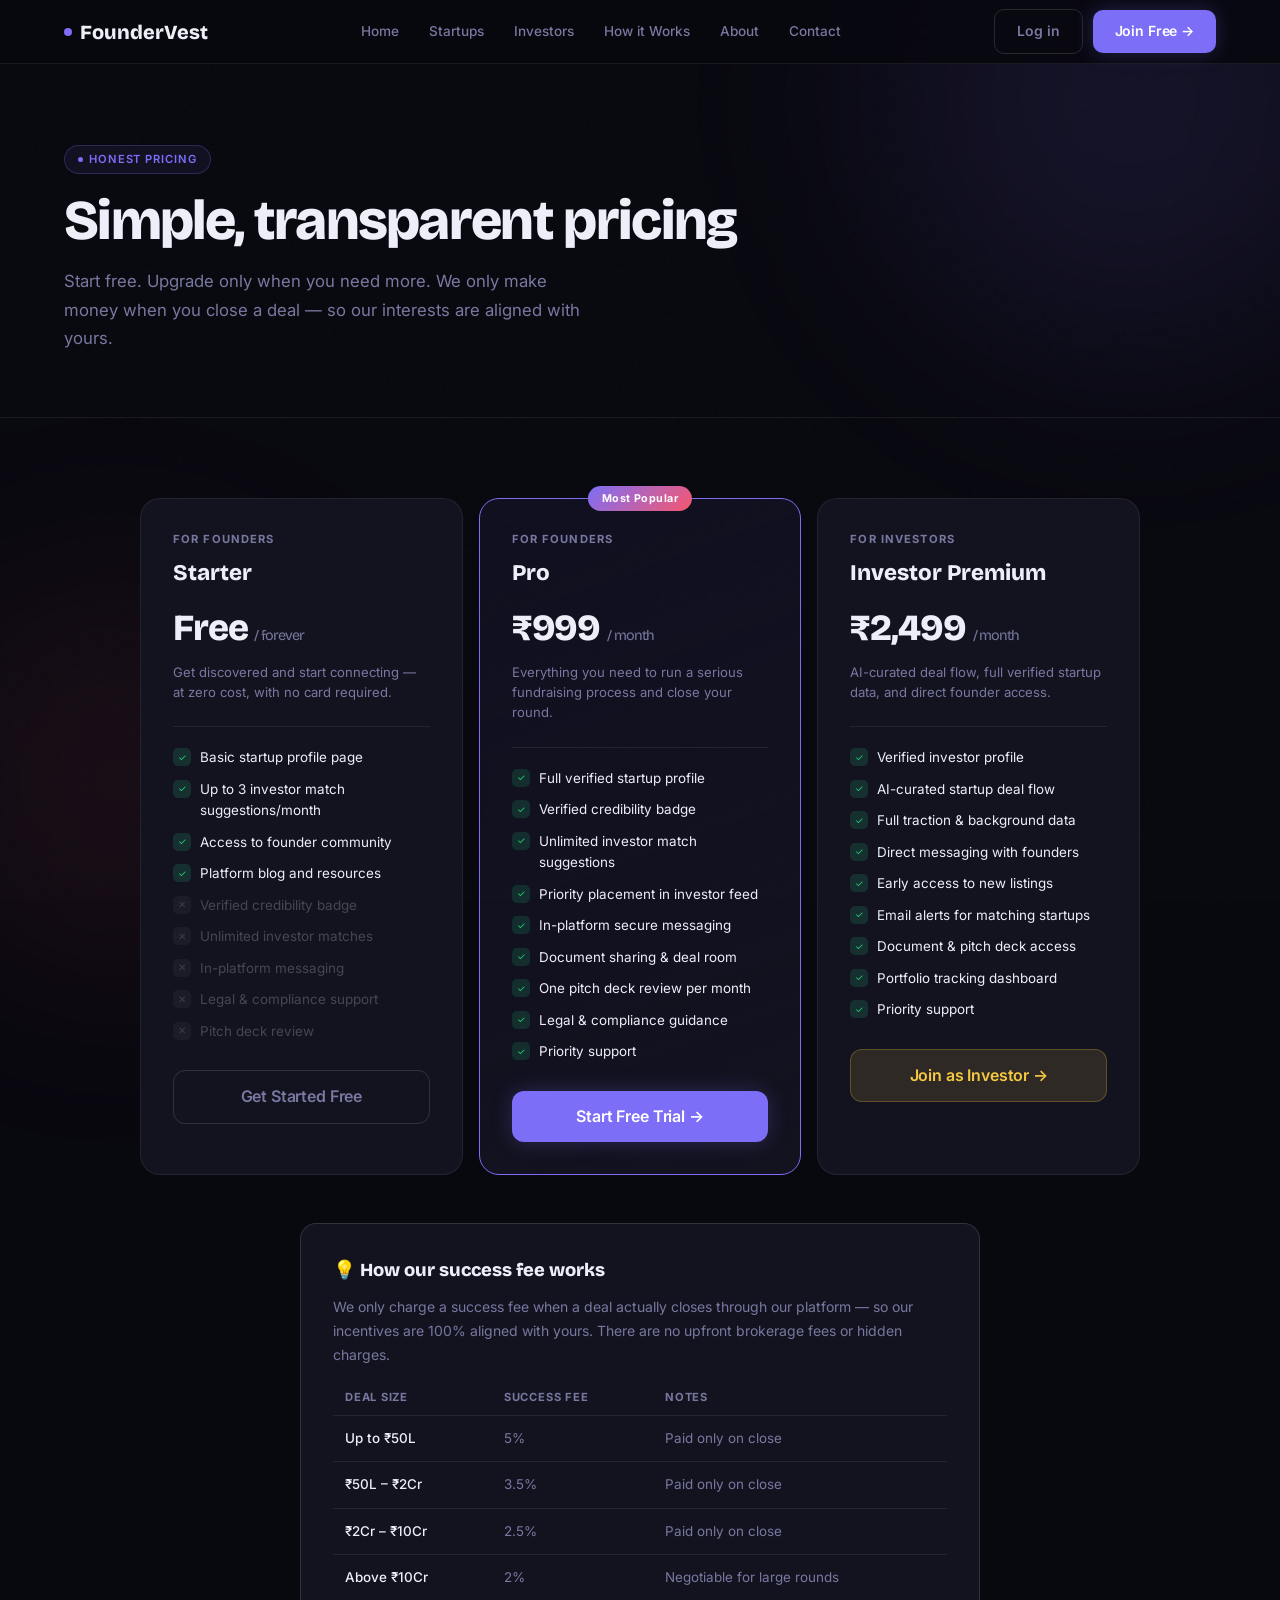
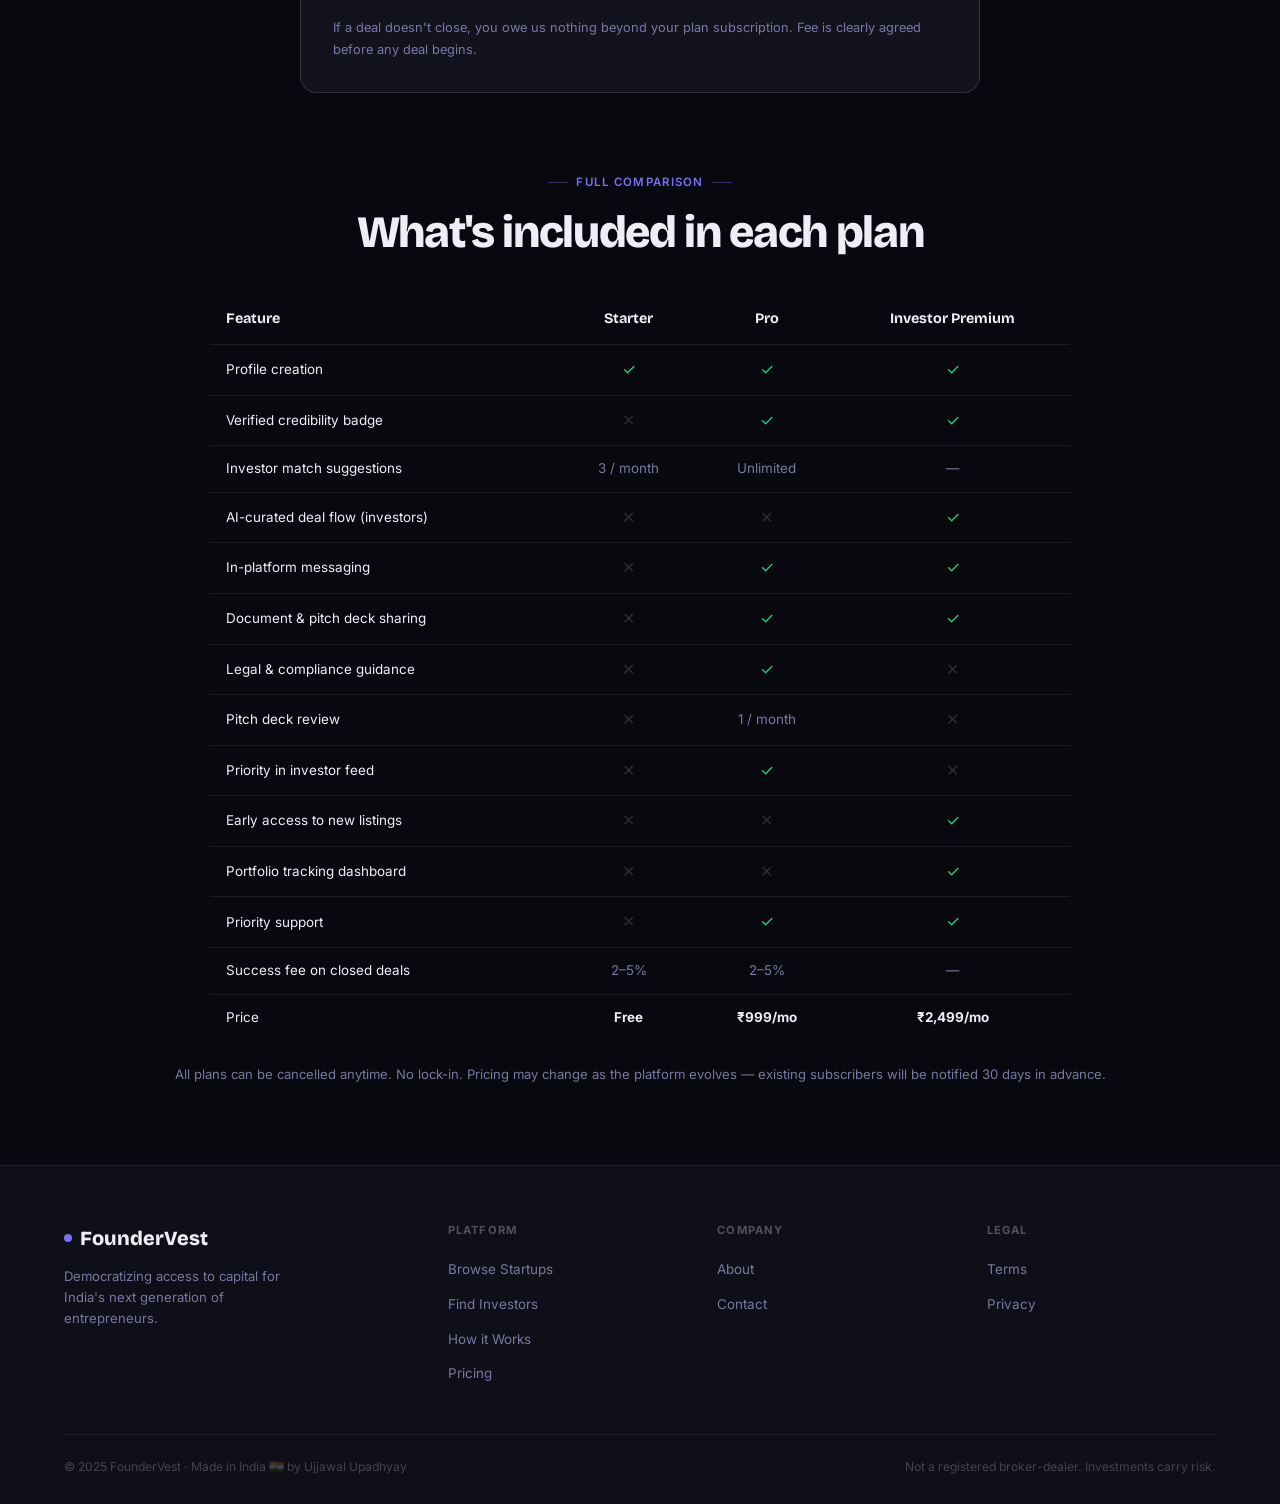
<file: pricing.html>
<!DOCTYPE html>
<html lang="en">
<head>
<meta charset="UTF-8"/>
<meta name="viewport" content="width=device-width, initial-scale=1.0"/>
<title>Pricing – FounderVest</title>
<link rel="stylesheet" href="style.css"/>
<style>
.pricing-grid { display: grid; grid-template-columns: repeat(3,1fr); gap: 16px; max-width: 1000px; margin: 0 auto; }
.p-card { background: var(--card); border: 1px solid var(--border); border-radius: 20px; padding: 32px; position: relative; transition: transform 0.3s, border-color 0.3s; }
.p-card:hover { transform: translateY(-4px); }
.p-card.popular { border-color: var(--accent); background: linear-gradient(160deg, rgba(124,110,247,0.07), var(--card)); }
.popular-badge { position: absolute; top: -13px; left: 50%; transform: translateX(-50%); background: linear-gradient(135deg, var(--accent), var(--accent2)); color: white; font-size: 0.67rem; font-weight: 700; padding: 4px 14px; border-radius: 20px; white-space: nowrap; letter-spacing: 0.04em; }
.p-type { font-size: 0.7rem; font-weight: 700; letter-spacing: 0.1em; text-transform: uppercase; color: var(--muted); margin-bottom: 6px; }
.p-name { font-family: 'Bricolage Grotesque', sans-serif; font-size: 1.4rem; font-weight: 800; margin-bottom: 8px; }
.p-price { font-family: 'Bricolage Grotesque', sans-serif; font-size: 2.3rem; font-weight: 800; letter-spacing: -0.03em; margin-bottom: 4px; }
.p-price span { font-size: 0.9rem; font-weight: 400; color: var(--muted); }
.p-desc { font-size: 0.82rem; color: var(--muted); margin-bottom: 24px; line-height: 1.55; }
.p-div { height: 1px; background: var(--border); margin-bottom: 20px; }
.p-list { list-style: none; display: flex; flex-direction: column; gap: 10px; margin-bottom: 28px; }
.p-list li { display: flex; align-items: flex-start; gap: 9px; font-size: 0.84rem; }
.p-list li.on { color: var(--text); }
.p-list li.off { color: rgba(255,255,255,0.22); }
.fc { width: 18px; height: 18px; border-radius: 5px; display: flex; align-items: center; justify-content: center; font-size: 0.6rem; flex-shrink: 0; margin-top: 1px; }
.fc.on { background: rgba(34,212,126,0.15); color: var(--green); }
.fc.off { background: rgba(255,255,255,0.04); color: rgba(255,255,255,0.15); }

.fee-box { max-width: 680px; margin: 48px auto 0; background: var(--card); border: 1px solid var(--border2); border-radius: 16px; padding: 32px; }
.fee-box h3 { font-family: 'Bricolage Grotesque', sans-serif; font-size: 1.15rem; font-weight: 800; margin-bottom: 10px; }
.fee-box p { font-size: 0.875rem; color: var(--muted); line-height: 1.7; margin-bottom: 14px; }
.fee-table { width: 100%; border-collapse: collapse; font-size: 0.84rem; }
.fee-table th { text-align: left; padding: 8px 12px; font-size: 0.7rem; font-weight: 700; letter-spacing: 0.07em; text-transform: uppercase; color: var(--muted); border-bottom: 1px solid var(--border); }
.fee-table td { padding: 12px; border-bottom: 1px solid var(--border); color: var(--muted); }
.fee-table td:first-child { color: var(--text); font-weight: 500; }
.fee-table tr:last-child td { border-bottom: none; }

.compare-table { width: 100%; border-collapse: collapse; font-size: 0.84rem; max-width: 860px; margin: 0 auto; }
.compare-table th { padding: 14px 16px; font-family: 'Bricolage Grotesque', sans-serif; font-size: 0.9rem; font-weight: 700; text-align: center; border-bottom: 1px solid var(--border); }
.compare-table th:first-child { text-align: left; }
.compare-table td { padding: 12px 16px; border-bottom: 1px solid var(--border); color: var(--muted); text-align: center; }
.compare-table td:first-child { text-align: left; color: var(--text); }
.compare-table tr:last-child td { border-bottom: none; }
.compare-table .y { color: var(--green); font-size: 1rem; }
.compare-table .n { color: rgba(255,255,255,0.15); font-size: 1rem; }
.compare-table tr:hover td { background: rgba(255,255,255,0.02); }

@media(max-width:780px) { .pricing-grid { grid-template-columns: 1fr; max-width:400px; } }
</style>
</head>
<body>
<div class="blob blob1"></div>
<div class="blob blob2"></div>

<nav>
  <a href="index.html" class="logo"><span class="logo-dot"></span>FounderVest</a>
  <div class="nav-links">
    <a href="index.html" class="nav-link">Home</a>
    <a href="startups.html" class="nav-link">Startups</a>
    <a href="investors.html" class="nav-link">Investors</a>
    <a href="how.html" class="nav-link">How it Works</a>
    <a href="about.html" class="nav-link">About</a>
    <a href="contact.html" class="nav-link">Contact</a>
  </div>
  <div class="nav-right">
    <a href="login.html" class="btn btn-ghost">Log in</a>
    <a href="signup.html" class="btn btn-primary">Join Free →</a>
  </div>
  <div class="hamburger" onclick="toggleNav()"><span></span><span></span><span></span></div>
</nav>
<div class="mob-nav" id="mobNav">
  <a href="index.html" class="nav-link">Home</a>
  <a href="startups.html" class="nav-link">Startups</a>
  <a href="investors.html" class="nav-link">Investors</a>
  <a href="how.html" class="nav-link">How it Works</a>
  <a href="about.html" class="nav-link">About</a>
  <a href="contact.html" class="nav-link">Contact</a>
  <div class="mob-nav-actions">
    <a href="login.html" class="btn btn-ghost">Log in</a>
    <a href="signup.html" class="btn btn-primary">Join Free →</a>
  </div>
</div>

<div class="page">
  <div class="page-hero">
    <div class="page-hero-inner">
      <div class="badge badge-purple" style="margin-bottom:18px;"><span class="badge-dot"></span> Honest Pricing</div>
      <h1>Simple, transparent pricing</h1>
      <p>Start free. Upgrade only when you need more. We only make money when you close a deal — so our interests are aligned with yours.</p>
    </div>
  </div>

  <section class="section">
    <div class="section-inner">
      <div class="pricing-grid fade-in">

        <!-- Starter -->
        <div class="p-card">
          <div class="p-type">For Founders</div>
          <div class="p-name">Starter</div>
          <div class="p-price">Free <span>/ forever</span></div>
          <div class="p-desc">Get discovered and start connecting — at zero cost, with no card required.</div>
          <div class="p-div"></div>
          <ul class="p-list">
            <li class="on"><span class="fc on">✓</span>Basic startup profile page</li>
            <li class="on"><span class="fc on">✓</span>Up to 3 investor match suggestions/month</li>
            <li class="on"><span class="fc on">✓</span>Access to founder community</li>
            <li class="on"><span class="fc on">✓</span>Platform blog and resources</li>
            <li class="off"><span class="fc off">✕</span>Verified credibility badge</li>
            <li class="off"><span class="fc off">✕</span>Unlimited investor matches</li>
            <li class="off"><span class="fc off">✕</span>In-platform messaging</li>
            <li class="off"><span class="fc off">✕</span>Legal & compliance support</li>
            <li class="off"><span class="fc off">✕</span>Pitch deck review</li>
          </ul>
          <a href="signup.html?role=founder" class="btn btn-ghost btn-lg" style="width:100%;justify-content:center;">Get Started Free</a>
        </div>

        <!-- Pro -->
        <div class="p-card popular">
          <div class="popular-badge">Most Popular</div>
          <div class="p-type">For Founders</div>
          <div class="p-name">Pro</div>
          <div class="p-price">₹999 <span>/ month</span></div>
          <div class="p-desc">Everything you need to run a serious fundraising process and close your round.</div>
          <div class="p-div"></div>
          <ul class="p-list">
            <li class="on"><span class="fc on">✓</span>Full verified startup profile</li>
            <li class="on"><span class="fc on">✓</span>Verified credibility badge</li>
            <li class="on"><span class="fc on">✓</span>Unlimited investor match suggestions</li>
            <li class="on"><span class="fc on">✓</span>Priority placement in investor feed</li>
            <li class="on"><span class="fc on">✓</span>In-platform secure messaging</li>
            <li class="on"><span class="fc on">✓</span>Document sharing & deal room</li>
            <li class="on"><span class="fc on">✓</span>One pitch deck review per month</li>
            <li class="on"><span class="fc on">✓</span>Legal & compliance guidance</li>
            <li class="on"><span class="fc on">✓</span>Priority support</li>
          </ul>
          <a href="signup.html?role=founder" class="btn btn-primary btn-lg" style="width:100%;justify-content:center;">Start Free Trial →</a>
        </div>

        <!-- Investor -->
        <div class="p-card">
          <div class="p-type">For Investors</div>
          <div class="p-name">Investor Premium</div>
          <div class="p-price">₹2,499 <span>/ month</span></div>
          <div class="p-desc">AI-curated deal flow, full verified startup data, and direct founder access.</div>
          <div class="p-div"></div>
          <ul class="p-list">
            <li class="on"><span class="fc on">✓</span>Verified investor profile</li>
            <li class="on"><span class="fc on">✓</span>AI-curated startup deal flow</li>
            <li class="on"><span class="fc on">✓</span>Full traction & background data</li>
            <li class="on"><span class="fc on">✓</span>Direct messaging with founders</li>
            <li class="on"><span class="fc on">✓</span>Early access to new listings</li>
            <li class="on"><span class="fc on">✓</span>Email alerts for matching startups</li>
            <li class="on"><span class="fc on">✓</span>Document & pitch deck access</li>
            <li class="on"><span class="fc on">✓</span>Portfolio tracking dashboard</li>
            <li class="on"><span class="fc on">✓</span>Priority support</li>
          </ul>
          <a href="signup.html?role=investor" class="btn btn-lg" style="width:100%;justify-content:center;background:rgba(245,200,66,0.12);color:var(--gold);border:1px solid rgba(245,200,66,0.25);">Join as Investor →</a>
        </div>
      </div>

      <!-- Success fee box -->
      <div class="fee-box fade-in">
        <h3>💡 How our success fee works</h3>
        <p>We only charge a success fee when a deal actually closes through our platform — so our incentives are 100% aligned with yours. There are no upfront brokerage fees or hidden charges.</p>
        <table class="fee-table">
          <tr><th>Deal Size</th><th>Success Fee</th><th>Notes</th></tr>
          <tr><td>Up to ₹50L</td><td>5%</td><td>Paid only on close</td></tr>
          <tr><td>₹50L – ₹2Cr</td><td>3.5%</td><td>Paid only on close</td></tr>
          <tr><td>₹2Cr – ₹10Cr</td><td>2.5%</td><td>Paid only on close</td></tr>
          <tr><td>Above ₹10Cr</td><td>2%</td><td>Negotiable for large rounds</td></tr>
        </table>
        <p style="margin-top:16px;margin-bottom:0;font-size:0.8rem;">If a deal doesn't close, you owe us nothing beyond your plan subscription. Fee is clearly agreed before any deal begins.</p>
      </div>

      <!-- Comparison table -->
      <div style="margin-top:72px;" class="fade-in">
        <div class="section-header" style="margin-bottom:36px;">
          <div class="section-eyebrow">Full Comparison</div>
          <div class="section-title">What's included in each plan</div>
        </div>
        <div style="overflow-x:auto;">
          <table class="compare-table">
            <thead>
              <tr>
                <th>Feature</th>
                <th>Starter</th>
                <th>Pro</th>
                <th>Investor Premium</th>
              </tr>
            </thead>
            <tbody>
              <tr><td>Profile creation</td><td class="y">✓</td><td class="y">✓</td><td class="y">✓</td></tr>
              <tr><td>Verified credibility badge</td><td class="n">✕</td><td class="y">✓</td><td class="y">✓</td></tr>
              <tr><td>Investor match suggestions</td><td>3 / month</td><td>Unlimited</td><td>—</td></tr>
              <tr><td>AI-curated deal flow (investors)</td><td class="n">✕</td><td class="n">✕</td><td class="y">✓</td></tr>
              <tr><td>In-platform messaging</td><td class="n">✕</td><td class="y">✓</td><td class="y">✓</td></tr>
              <tr><td>Document & pitch deck sharing</td><td class="n">✕</td><td class="y">✓</td><td class="y">✓</td></tr>
              <tr><td>Legal & compliance guidance</td><td class="n">✕</td><td class="y">✓</td><td class="n">✕</td></tr>
              <tr><td>Pitch deck review</td><td class="n">✕</td><td>1 / month</td><td class="n">✕</td></tr>
              <tr><td>Priority in investor feed</td><td class="n">✕</td><td class="y">✓</td><td class="n">✕</td></tr>
              <tr><td>Early access to new listings</td><td class="n">✕</td><td class="n">✕</td><td class="y">✓</td></tr>
              <tr><td>Portfolio tracking dashboard</td><td class="n">✕</td><td class="n">✕</td><td class="y">✓</td></tr>
              <tr><td>Priority support</td><td class="n">✕</td><td class="y">✓</td><td class="y">✓</td></tr>
              <tr><td>Success fee on closed deals</td><td>2–5%</td><td>2–5%</td><td>—</td></tr>
              <tr><td>Price</td><td><strong style="color:var(--text)">Free</strong></td><td><strong style="color:var(--text)">₹999/mo</strong></td><td><strong style="color:var(--text)">₹2,499/mo</strong></td></tr>
            </tbody>
          </table>
        </div>
      </div>

      <p style="text-align:center;margin-top:24px;font-size:0.82rem;color:var(--muted);">All plans can be cancelled anytime. No lock-in. Pricing may change as the platform evolves — existing subscribers will be notified 30 days in advance.</p>
    </div>
  </section>

  <footer>
    <div class="footer-inner">
      <div class="footer-top">
        <div class="footer-brand"><a href="index.html" class="logo" style="color:var(--text)"><span class="logo-dot"></span>FounderVest</a><p>Democratizing access to capital for India's next generation of entrepreneurs.</p></div>
        <div class="footer-col"><h4>Platform</h4><ul><li><a href="startups.html">Browse Startups</a></li><li><a href="investors.html">Find Investors</a></li><li><a href="how.html">How it Works</a></li><li><a href="pricing.html">Pricing</a></li></ul></div>
        <div class="footer-col"><h4>Company</h4><ul><li><a href="about.html">About</a></li><li><a href="contact.html">Contact</a></li></ul></div>
        <div class="footer-col"><h4>Legal</h4><ul><li><a href="#">Terms</a></li><li><a href="#">Privacy</a></li></ul></div>
      </div>
      <div class="footer-bottom"><p>© 2025 FounderVest · Made in India 🇮🇳 by Ujjawal Upadhyay</p><p>Not a registered broker-dealer. Investments carry risk.</p></div>
    </div>
  </footer>
</div>
<script src="app.js"></script>
</body>
</html>
</file>
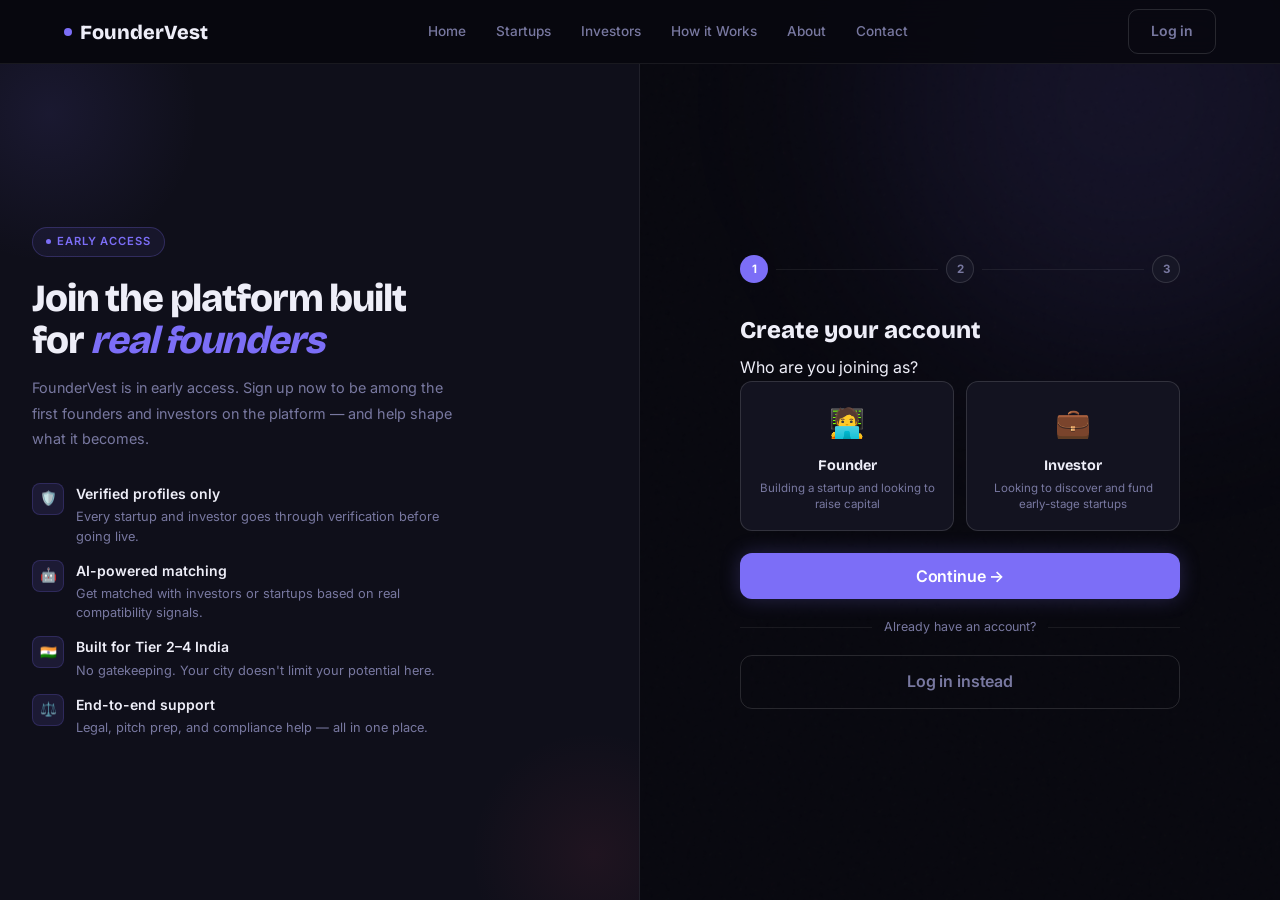
<file: signup.html>
<!DOCTYPE html>
<html lang="en">
<head>
<meta charset="UTF-8"/>
<meta name="viewport" content="width=device-width, initial-scale=1.0"/>
<title>Join FounderVest – Sign Up</title>
<link rel="stylesheet" href="style.css"/>
<style>
.auth-layout { min-height: calc(100vh - 64px); display: grid; grid-template-columns: 1fr 1fr; }
.auth-left {
  background: var(--surface);
  border-right: 1px solid var(--border);
  padding: 56px 5%;
  display: flex; flex-direction: column; justify-content: center;
  position: relative; overflow: hidden;
}
.auth-left::before { content: ''; position: absolute; top: -100px; left: -100px; width: 300px; height: 300px; background: radial-gradient(circle, rgba(124,110,247,0.1), transparent 70%); }
.auth-left::after { content: ''; position: absolute; bottom: -80px; right: -80px; width: 250px; height: 250px; background: radial-gradient(circle, rgba(247,87,110,0.07), transparent 70%); }
.auth-left-inner { position: relative; z-index: 1; max-width: 420px; }
.auth-left h2 { font-family: 'Bricolage Grotesque', sans-serif; font-size: clamp(1.6rem, 3vw, 2.4rem); font-weight: 800; letter-spacing: -0.03em; margin-bottom: 14px; line-height: 1.1; }
.auth-left h2 em { color: var(--accent); font-style: italic; }
.auth-left p { font-size: 0.9rem; color: var(--muted); line-height: 1.75; margin-bottom: 32px; }
.auth-points { display: flex; flex-direction: column; gap: 14px; }
.auth-point { display: flex; gap: 12px; align-items: flex-start; }
.auth-point-icon { width: 32px; height: 32px; border-radius: 8px; background: rgba(124,110,247,0.12); border: 1px solid rgba(124,110,247,0.2); display: flex; align-items: center; justify-content: center; font-size: 0.85rem; flex-shrink: 0; }
.auth-point h4 { font-size: 0.875rem; font-weight: 600; margin-bottom: 2px; }
.auth-point p { font-size: 0.8rem; color: var(--muted); margin: 0; line-height: 1.5; }

.auth-right { padding: 48px 5%; display: flex; align-items: center; justify-content: center; }
.auth-box { width: 100%; max-width: 440px; }
.auth-box h3 { font-family: 'Bricolage Grotesque', sans-serif; font-size: 1.5rem; font-weight: 800; margin-bottom: 6px; }
.auth-box > p { font-size: 0.875rem; color: var(--muted); margin-bottom: 28px; }

/* STEP INDICATOR */
.steps-bar { display: flex; align-items: center; gap: 8px; margin-bottom: 28px; }
.step-dot { width: 28px; height: 28px; border-radius: 50%; background: var(--surface2); border: 1px solid var(--border2); display: flex; align-items: center; justify-content: center; font-size: 0.72rem; font-weight: 700; color: var(--muted); transition: all 0.3s; }
.step-dot.active { background: var(--accent); color: white; border-color: transparent; }
.step-dot.done { background: rgba(34,212,126,0.15); color: var(--green); border-color: rgba(34,212,126,0.3); }
.step-line { flex: 1; height: 1px; background: var(--border); }
.step-label { font-size: 0.72rem; color: var(--muted); margin-bottom: 4px; }

/* ROLE PICKER */
.role-grid { display: grid; grid-template-columns: 1fr 1fr; gap: 12px; margin-bottom: 22px; }
.role-btn { border: 1.5px solid var(--border2); border-radius: 12px; padding: 18px 14px; text-align: center; cursor: pointer; transition: all 0.2s; background: var(--card); }
.role-btn:hover { border-color: var(--accent); }
.role-btn.sel-founder { border-color: var(--accent); background: rgba(124,110,247,0.07); }
.role-btn.sel-investor { border-color: var(--gold); background: rgba(245,200,66,0.06); }
.role-btn .re { font-size: 1.8rem; margin-bottom: 8px; }
.role-btn h4 { font-family: 'Bricolage Grotesque', sans-serif; font-size: 0.9rem; font-weight: 700; margin-bottom: 3px; }
.role-btn p { font-size: 0.72rem; color: var(--muted); line-height: 1.4; }

/* SUCCESS */
.success-screen { display: none; text-align: center; padding: 24px 0; }
.success-screen.show { display: block; }
.success-ring { width: 80px; height: 80px; border-radius: 50%; background: rgba(34,212,126,0.12); border: 2px solid rgba(34,212,126,0.25); display: flex; align-items: center; justify-content: center; font-size: 2rem; margin: 0 auto 20px; }
.success-screen h3 { font-family: 'Bricolage Grotesque', sans-serif; font-size: 1.5rem; font-weight: 800; margin-bottom: 10px; }
.success-screen p { font-size: 0.9rem; color: var(--muted); max-width: 320px; margin: 0 auto 28px; line-height: 1.65; }

.divider-line { display: flex; align-items: center; gap: 12px; margin: 18px 0; }
.divider-line span { font-size: 0.78rem; color: var(--muted); white-space: nowrap; }
.divider-line::before, .divider-line::after { content: ''; flex: 1; height: 1px; background: var(--border); }

@media(max-width:900px) { .auth-layout { grid-template-columns: 1fr; } .auth-left { display: none; } .auth-right { padding: 40px 5%; } }
</style>
</head>
<body>
<div class="blob blob1"></div>
<div class="blob blob2"></div>

<nav>
  <a href="index.html" class="logo"><span class="logo-dot"></span>FounderVest</a>
  <div class="nav-links">
    <a href="index.html" class="nav-link">Home</a>
    <a href="startups.html" class="nav-link">Startups</a>
    <a href="investors.html" class="nav-link">Investors</a>
    <a href="how.html" class="nav-link">How it Works</a>
    <a href="about.html" class="nav-link">About</a>
    <a href="contact.html" class="nav-link">Contact</a>
  </div>
  <div class="nav-right">
    <a href="login.html" class="btn btn-ghost">Log in</a>
  </div>
  <div class="hamburger" onclick="toggleNav()"><span></span><span></span><span></span></div>
</nav>
<div class="mob-nav" id="mobNav">
  <a href="index.html" class="nav-link">Home</a>
  <a href="startups.html" class="nav-link">Startups</a>
  <a href="investors.html" class="nav-link">Investors</a>
  <a href="how.html" class="nav-link">How it Works</a>
  <a href="about.html" class="nav-link">About</a>
  <a href="contact.html" class="nav-link">Contact</a>
  <div class="mob-nav-actions">
    <a href="login.html" class="btn btn-ghost">Log in</a>
    <a href="signup.html" class="btn btn-primary">Join Free →</a>
  </div>
</div>

<div class="page">
  <div class="auth-layout">

    <!-- LEFT PANEL -->
    <div class="auth-left">
      <div class="auth-left-inner">
        <div class="badge badge-purple" style="margin-bottom:20px;"><span class="badge-dot"></span> Early Access</div>
        <h2>Join the platform built for <em>real founders</em></h2>
        <p>FounderVest is in early access. Sign up now to be among the first founders and investors on the platform — and help shape what it becomes.</p>
        <div class="auth-points">
          <div class="auth-point">
            <div class="auth-point-icon">🛡️</div>
            <div><h4>Verified profiles only</h4><p>Every startup and investor goes through verification before going live.</p></div>
          </div>
          <div class="auth-point">
            <div class="auth-point-icon">🤖</div>
            <div><h4>AI-powered matching</h4><p>Get matched with investors or startups based on real compatibility signals.</p></div>
          </div>
          <div class="auth-point">
            <div class="auth-point-icon">🇮🇳</div>
            <div><h4>Built for Tier 2–4 India</h4><p>No gatekeeping. Your city doesn't limit your potential here.</p></div>
          </div>
          <div class="auth-point">
            <div class="auth-point-icon">⚖️</div>
            <div><h4>End-to-end support</h4><p>Legal, pitch prep, and compliance help — all in one place.</p></div>
          </div>
        </div>
      </div>
    </div>

    <!-- RIGHT PANEL -->
    <div class="auth-right">
      <div class="auth-box">

        <!-- SUCCESS SCREEN -->
        <div class="success-screen" id="success-screen">
          <div class="success-ring">🎉</div>
          <h3>You're on the list!</h3>
          <p>Your application has been received. We'll review it and reach out within 2–3 business days with next steps.</p>
          <a href="index.html" class="btn btn-primary btn-lg" style="width:100%;justify-content:center;margin-bottom:12px;">Back to Home</a>
          <a href="how.html" class="btn btn-ghost btn-lg" style="width:100%;justify-content:center;">Learn how it works</a>
        </div>

        <!-- FORM WRAPPER -->
        <div id="form-wrapper">
          <!-- STEP 1: ROLE -->
          <div id="step1">
            <div class="steps-bar">
              <div class="step-dot active" id="sd1">1</div>
              <div class="step-line"></div>
              <div class="step-dot" id="sd2">2</div>
              <div class="step-line"></div>
              <div class="step-dot" id="sd3">3</div>
            </div>
            <h3>Create your account</h3>
            <p>Who are you joining as?</p>
            <div class="role-grid">
              <div class="role-btn" id="rb-founder" onclick="pickRole('founder')">
                <div class="re">🧑‍💻</div>
                <h4>Founder</h4>
                <p>Building a startup and looking to raise capital</p>
              </div>
              <div class="role-btn" id="rb-investor" onclick="pickRole('investor')">
                <div class="re">💼</div>
                <h4>Investor</h4>
                <p>Looking to discover and fund early-stage startups</p>
              </div>
            </div>
            <button class="btn btn-primary btn-lg" style="width:100%;justify-content:center;" onclick="goStep2()">Continue →</button>
            <div class="divider-line"><span>Already have an account?</span></div>
            <a href="login.html" class="btn btn-ghost btn-lg" style="width:100%;justify-content:center;">Log in instead</a>
          </div>

          <!-- STEP 2: DETAILS -->
          <div id="step2" style="display:none;">
            <div class="steps-bar">
              <div class="step-dot done">✓</div>
              <div class="step-line"></div>
              <div class="step-dot active" id="sd2b">2</div>
              <div class="step-line"></div>
              <div class="step-dot" id="sd3b">3</div>
            </div>
            <h3 id="s2-title">Founder Details</h3>
            <p id="s2-sub">Tell us about your startup</p>
            <div id="s2-fields"></div>
            <div style="display:flex;gap:10px;margin-top:4px;">
              <button class="btn btn-ghost" style="flex:1;justify-content:center;" onclick="goStep1()">← Back</button>
              <button class="btn btn-primary" style="flex:2;justify-content:center;" onclick="goStep3()">Continue →</button>
            </div>
          </div>

          <!-- STEP 3: ACCOUNT -->
          <div id="step3" style="display:none;">
            <div class="steps-bar">
              <div class="step-dot done">✓</div>
              <div class="step-line"></div>
              <div class="step-dot done">✓</div>
              <div class="step-line"></div>
              <div class="step-dot active">3</div>
            </div>
            <h3>Create your login</h3>
            <p>Almost done — set up your email and password.</p>
            <div class="form-group"><label>Email Address *</label><input type="email" id="f-email" placeholder="you@example.com"/></div>
            <div class="form-group"><label>Password *</label><input type="password" id="f-pass" placeholder="At least 8 characters"/></div>
            <div class="form-group"><label>Confirm Password *</label><input type="password" id="f-pass2" placeholder="Re-enter your password"/></div>
            <div style="background:var(--surface2);border:1px solid var(--border);border-radius:10px;padding:12px 14px;margin-bottom:16px;font-size:0.78rem;color:var(--muted);line-height:1.6;">
              By creating an account you agree to our <a href="#" style="color:var(--accent)">Terms of Service</a> and <a href="#" style="color:var(--accent)">Privacy Policy</a>. We will never sell your data or share it without consent.
            </div>
            <div style="display:flex;gap:10px;margin-top:4px;">
              <button class="btn btn-ghost" style="flex:1;justify-content:center;" onclick="goStep2()">← Back</button>
              <button class="btn btn-primary" style="flex:2;justify-content:center;" onclick="submitSignup()">Create Account →</button>
            </div>
          </div>
        </div>

      </div>
    </div>
  </div>
</div>

<script src="app.js"></script>
<script>
let role = null;

// Pre-select role from URL param
const params = new URLSearchParams(window.location.search);
const preRole = params.get('role');
if (preRole === 'founder' || preRole === 'investor') {
  setTimeout(() => pickRole(preRole), 80);
}

function pickRole(r) {
  role = r;
  document.getElementById('rb-founder').className = 'role-btn' + (r === 'founder' ? ' sel-founder' : '');
  document.getElementById('rb-investor').className = 'role-btn' + (r === 'investor' ? ' sel-investor' : '');
}

function goStep1() {
  document.getElementById('step1').style.display = 'block';
  document.getElementById('step2').style.display = 'none';
}

function goStep2() {
  if (!role) {
    document.getElementById('rb-founder').style.outline = '2px solid var(--accent2)';
    document.getElementById('rb-investor').style.outline = '2px solid var(--accent2)';
    setTimeout(() => {
      document.getElementById('rb-founder').style.outline = '';
      document.getElementById('rb-investor').style.outline = '';
    }, 1200);
    return;
  }
  document.getElementById('step1').style.display = 'none';
  document.getElementById('step2').style.display = 'block';
  document.getElementById('step3').style.display = 'none';

  if (role === 'founder') {
    document.getElementById('s2-title').textContent = 'Your Startup Details';
    document.getElementById('s2-sub').textContent = 'Tell us about what you\'re building';
    document.getElementById('s2-fields').innerHTML = `
      <div class="form-row">
        <div class="form-group"><label>Your Full Name *</label><input type="text" placeholder="e.g. Priya Singh"/></div>
        <div class="form-group"><label>Startup Name *</label><input type="text" placeholder="e.g. GreenMart"/></div>
      </div>
      <div class="form-row">
        <div class="form-group"><label>Sector *</label><select><option value="">— Select —</option><option>Fintech</option><option>EdTech</option><option>HealthTech</option><option>AgriTech</option><option>SaaS / B2B</option><option>D2C / Consumer</option><option>CleanTech</option><option>PropTech</option><option>Logistics</option><option>Other</option></select></div>
        <div class="form-group"><label>Current Stage *</label><select><option value="">— Select —</option><option>Idea / Pre-product</option><option>MVP built</option><option>Early revenue</option><option>Growing revenue</option></select></div>
      </div>
      <div class="form-row">
        <div class="form-group"><label>City / Town *</label><input type="text" placeholder="e.g. Lucknow, Bhopal, Ranchi…"/></div>
        <div class="form-group"><label>Funding Ask *</label><select><option value="">— Select —</option><option>₹5–25 Lakhs</option><option>₹25L – ₹1 Crore</option><option>₹1–5 Crore</option><option>₹5 Crore+</option></select></div>
      </div>
      <div class="form-group"><label>One-line pitch *</label><input type="text" placeholder="Describe what your startup does in one sentence"/></div>
      <div class="form-group"><label>Is your company registered? *</label><select><option value="">— Select —</option><option>Yes – Private Limited</option><option>Yes – LLP</option><option>Yes – OPC or Proprietorship</option><option>Not yet – planning to</option><option>No – idea stage only</option></select></div>
    `;
  } else {
    document.getElementById('s2-title').textContent = 'Your Investor Profile';
    document.getElementById('s2-sub').textContent = 'Tell us about your investment focus';
    document.getElementById('s2-fields').innerHTML = `
      <div class="form-row">
        <div class="form-group"><label>Your Full Name *</label><input type="text" placeholder="e.g. Amit Verma"/></div>
        <div class="form-group"><label>Investor Type *</label><select><option value="">— Select —</option><option>Angel Investor</option><option>HNI (High Net Worth Individual)</option><option>Family Office</option><option>Micro VC / Seed Fund</option><option>Corporate Investor</option></select></div>
      </div>
      <div class="form-row">
        <div class="form-group"><label>Preferred Ticket Size *</label><select><option value="">— Select —</option><option>₹5–25 Lakhs</option><option>₹25L – ₹1 Crore</option><option>₹1–5 Crore</option><option>₹5 Crore+</option></select></div>
        <div class="form-group"><label>Preferred Stage *</label><select><option value="">— Select —</option><option>Idea / Pre-seed</option><option>MVP / Seed</option><option>Early Revenue / Series A</option><option>All stages</option></select></div>
      </div>
      <div class="form-group"><label>Sectors of Interest *</label><input type="text" placeholder="e.g. Fintech, AgriTech, EdTech (list all that apply)"/></div>
      <div class="form-group"><label>LinkedIn Profile URL</label><input type="url" placeholder="https://linkedin.com/in/yourname"/></div>
      <div class="form-group"><label>Brief bio or investment thesis</label><textarea rows="3" placeholder="Tell us a bit about your background and what you look for in early-stage startups…"></textarea></div>
    `;
  }
}

function goStep3() {
  document.getElementById('step2').style.display = 'none';
  document.getElementById('step3').style.display = 'block';
}

function submitSignup() {
  const email = document.getElementById('f-email').value.trim();
  const pass = document.getElementById('f-pass').value;
  const pass2 = document.getElementById('f-pass2').value;
  if (!email || !pass || !pass2) { alert('Please fill in all fields.'); return; }
  if (pass.length < 8) { alert('Password must be at least 8 characters.'); return; }
  if (pass !== pass2) { alert('Passwords don\'t match.'); return; }
  document.getElementById('form-wrapper').style.display = 'none';
  document.getElementById('success-screen').classList.add('show');
  window.scrollTo({ top: 0, behavior: 'smooth' });
}
</script>
</body>
</html>
</file>
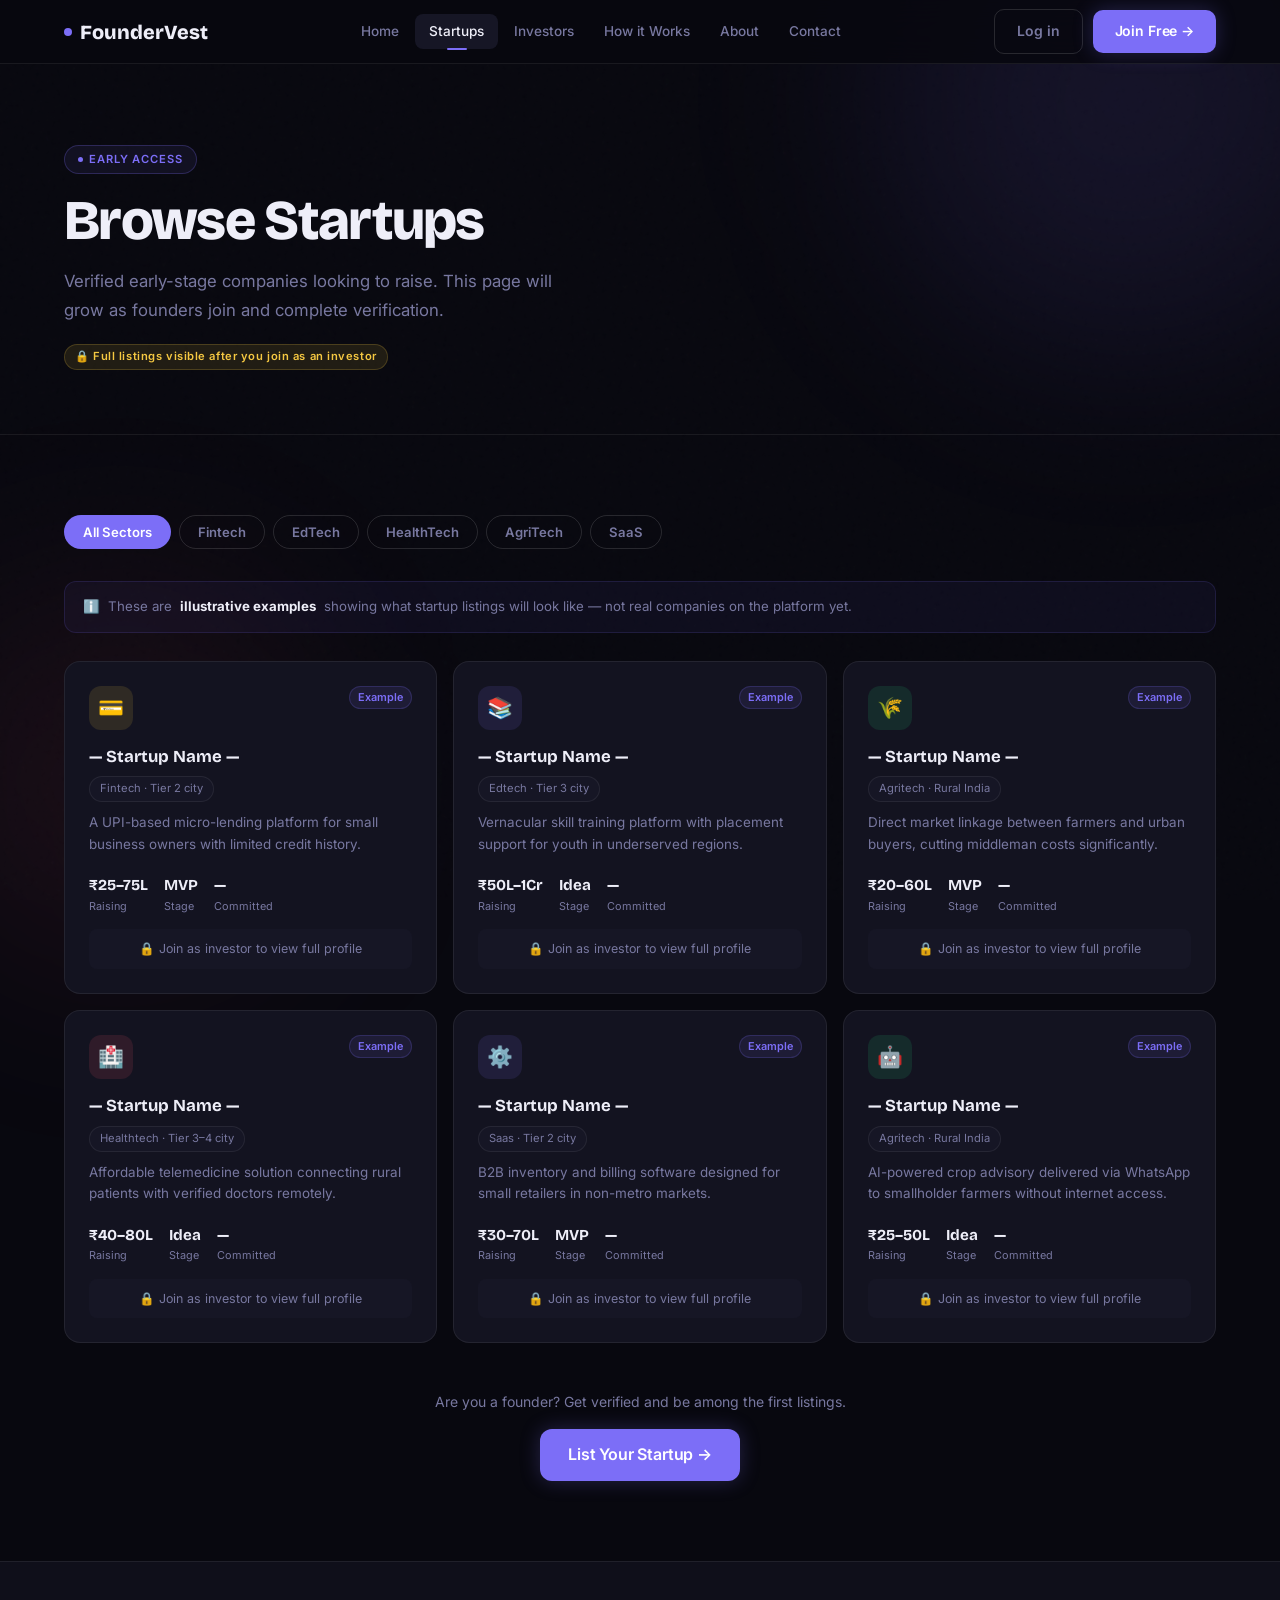
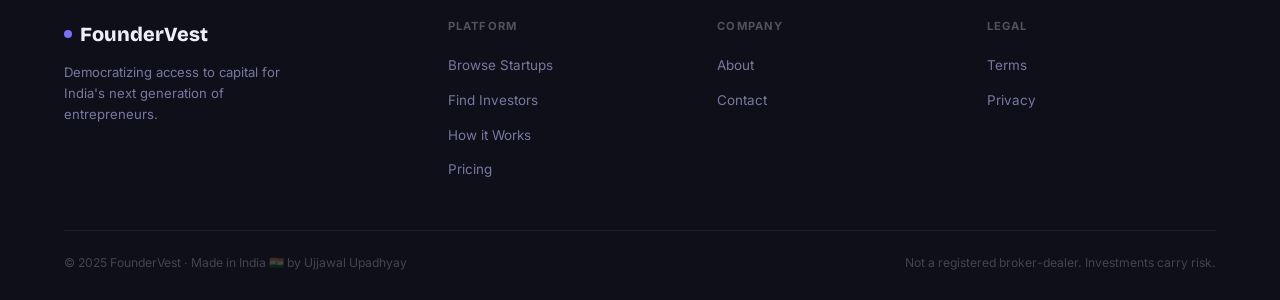
<file: startups.html>
<!DOCTYPE html>
<html lang="en">
<head>
<meta charset="UTF-8"/>
<meta name="viewport" content="width=device-width, initial-scale=1.0"/>
<title>Browse Startups – FounderVest</title>
<link rel="stylesheet" href="style.css"/>
<style>
.filter-bar { display: flex; gap: 8px; flex-wrap: wrap; margin-bottom: 32px; align-items: center; }
.filter-btn { padding: 8px 18px; border-radius: 20px; font-size: 0.82rem; font-weight: 600; border: 1px solid var(--border2); background: transparent; color: var(--muted); cursor: pointer; font-family: 'Inter', sans-serif; transition: all 0.2s; }
.filter-btn:hover { color: var(--text); border-color: var(--border2); background: var(--surface2); }
.filter-btn.active { background: var(--accent); color: white; border-color: transparent; }
.grid { display: grid; grid-template-columns: repeat(auto-fill, minmax(300px, 1fr)); gap: 16px; }
.s-card { background: var(--card); border: 1px solid var(--border); border-radius: 16px; padding: 24px; cursor: pointer; transition: all 0.3s; }
.s-card:hover { border-color: var(--border2); transform: translateY(-3px); box-shadow: 0 16px 48px rgba(0,0,0,0.25); }
.s-top { display: flex; align-items: flex-start; justify-content: space-between; margin-bottom: 14px; }
.s-logo { width: 44px; height: 44px; border-radius: 12px; display: flex; align-items: center; justify-content: center; font-size: 1.3rem; }
.verified { display: flex; align-items: center; gap: 4px; font-size: 0.67rem; font-weight: 600; color: var(--green); background: rgba(34,212,126,0.1); border: 1px solid rgba(34,212,126,0.2); padding: 3px 9px; border-radius: 20px; }
.s-name { font-family: 'Bricolage Grotesque', sans-serif; font-size: 1.05rem; font-weight: 700; margin-bottom: 4px; }
.s-tag { font-size: 0.7rem; color: var(--muted); background: var(--surface2); padding: 3px 10px; border-radius: 20px; display: inline-block; margin-bottom: 10px; border: 1px solid var(--border); }
.s-desc { font-size: 0.84rem; color: var(--muted); line-height: 1.6; margin-bottom: 18px; }
.s-meta { display: flex; gap: 16px; margin-bottom: 14px; }
.s-m { }
.s-m .v { font-family: 'Bricolage Grotesque', sans-serif; font-size: 0.95rem; font-weight: 700; }
.s-m .k { font-size: 0.68rem; color: var(--muted); }
.bar { height: 3px; background: rgba(255,255,255,0.05); border-radius: 99px; overflow: hidden; margin-bottom: 6px; }
.bar-fill { height: 100%; background: linear-gradient(90deg, var(--accent), var(--accent2)); border-radius: 99px; }
.bar-labels { display: flex; justify-content: space-between; font-size: 0.68rem; color: var(--muted); }
.early-tag { font-size: 0.68rem; font-weight: 600; color: var(--accent); background: rgba(124,110,247,0.1); padding: 2px 8px; border-radius: 20px; border: 1px solid rgba(124,110,247,0.2); }
@media(max-width:600px){ .grid{ grid-template-columns:1fr; } }
</style>
</head>
<body>
<div class="blob blob1"></div>
<div class="blob blob2"></div>
<nav>
  <a href="index.html" class="logo"><span class="logo-dot"></span>FounderVest</a>
  <div class="nav-links">
    <a href="index.html" class="nav-link">Home</a>
    <a href="startups.html" class="nav-link">Startups</a>
    <a href="investors.html" class="nav-link">Investors</a>
    <a href="how.html" class="nav-link">How it Works</a>
    <a href="about.html" class="nav-link">About</a>
    <a href="contact.html" class="nav-link">Contact</a>
  </div>
  <div class="nav-right">
    <a href="login.html" class="btn btn-ghost">Log in</a>
    <a href="signup.html" class="btn btn-primary">Join Free →</a>
  </div>
  <div class="hamburger" onclick="toggleNav()"><span></span><span></span><span></span></div>
</nav>
<div class="mob-nav" id="mobNav">
  <a href="index.html" class="nav-link">Home</a>
  <a href="startups.html" class="nav-link">Startups</a>
  <a href="investors.html" class="nav-link">Investors</a>
  <a href="how.html" class="nav-link">How it Works</a>
  <a href="about.html" class="nav-link">About</a>
  <a href="contact.html" class="nav-link">Contact</a>
  <div class="mob-nav-actions">
    <a href="login.html" class="btn btn-ghost">Log in</a>
    <a href="signup.html" class="btn btn-primary">Join Free →</a>
  </div>
</div>

<div class="page">
  <div class="page-hero">
    <div class="page-hero-inner">
      <div class="badge badge-purple" style="margin-bottom:18px;"><span class="badge-dot"></span> Early Access</div>
      <h1>Browse Startups</h1>
      <p>Verified early-stage companies looking to raise. This page will grow as founders join and complete verification.</p>
      <div style="margin-top:20px;" class="coming-soon">🔒 Full listings visible after you join as an investor</div>
    </div>
  </div>

  <section class="section">
    <div class="section-inner">
      <!-- Filter -->
      <div class="filter-bar fade-in">
        <button class="filter-btn active" onclick="filter('all',this)">All Sectors</button>
        <button class="filter-btn" onclick="filter('fintech',this)">Fintech</button>
        <button class="filter-btn" onclick="filter('edtech',this)">EdTech</button>
        <button class="filter-btn" onclick="filter('healthtech',this)">HealthTech</button>
        <button class="filter-btn" onclick="filter('agritech',this)">AgriTech</button>
        <button class="filter-btn" onclick="filter('saas',this)">SaaS</button>
      </div>

      <!-- Empty state shown when platform is fresh -->
      <div class="empty-state fade-in" id="empty-state" style="display:none;">
        <div class="es-icon">🚀</div>
        <h3>Startups are joining now</h3>
        <p>We're in early access. As founders complete verification, their profiles will appear here. Be the first to list your startup!</p>
        <a href="signup.html?role=founder" class="btn btn-primary btn-lg">List Your Startup →</a>
      </div>

      <!-- Sample layout to show what it will look like (clearly marked as demo) -->
      <div style="background: rgba(124,110,247,0.06); border: 1px solid rgba(124,110,247,0.15); border-radius: 12px; padding: 14px 18px; margin-bottom: 28px; font-size:0.83rem; color:var(--muted); display:flex; align-items:center; gap:8px;">
        <span style="color:var(--accent);">ℹ️</span>
        These are <strong style="color:var(--text)">illustrative examples</strong> showing what startup listings will look like — not real companies on the platform yet.
      </div>

      <div class="grid" id="grid"></div>

      <div style="text-align:center;margin-top:48px;" class="fade-in">
        <p style="color:var(--muted);font-size:0.875rem;margin-bottom:16px;">Are you a founder? Get verified and be among the first listings.</p>
        <a href="signup.html?role=founder" class="btn btn-primary btn-lg">List Your Startup →</a>
      </div>
    </div>
  </section>

  <footer>
    <div class="footer-inner">
      <div class="footer-top">
        <div class="footer-brand">
          <a href="index.html" class="logo" style="color:var(--text)"><span class="logo-dot"></span>FounderVest</a>
          <p>Democratizing access to capital for India's next generation of entrepreneurs.</p>
        </div>
        <div class="footer-col"><h4>Platform</h4><ul><li><a href="startups.html">Browse Startups</a></li><li><a href="investors.html">Find Investors</a></li><li><a href="how.html">How it Works</a></li><li><a href="pricing.html">Pricing</a></li></ul></div>
        <div class="footer-col"><h4>Company</h4><ul><li><a href="about.html">About</a></li><li><a href="contact.html">Contact</a></li></ul></div>
        <div class="footer-col"><h4>Legal</h4><ul><li><a href="#">Terms</a></li><li><a href="#">Privacy</a></li></ul></div>
      </div>
      <div class="footer-bottom">
        <p>© 2025 FounderVest · Made in India 🇮🇳 by Ujjawal Upadhyay</p>
        <p>Not a registered broker-dealer. Investments carry risk.</p>
      </div>
    </div>
  </footer>
</div>

<script src="app.js"></script>
<script>
const examples = [
  {sector:'fintech',e:'💳',bg:'rgba(245,200,66,0.12)',desc:'A UPI-based micro-lending platform for small business owners with limited credit history.',ask:'₹25–75L',stage:'MVP',city:'Tier 2 city'},
  {sector:'edtech',e:'📚',bg:'rgba(124,110,247,0.12)',desc:'Vernacular skill training platform with placement support for youth in underserved regions.',ask:'₹50L–1Cr',stage:'Idea',city:'Tier 3 city'},
  {sector:'agritech',e:'🌾',bg:'rgba(34,212,126,0.12)',desc:'Direct market linkage between farmers and urban buyers, cutting middleman costs significantly.',ask:'₹20–60L',stage:'MVP',city:'Rural India'},
  {sector:'healthtech',e:'🏥',bg:'rgba(247,87,110,0.12)',desc:'Affordable telemedicine solution connecting rural patients with verified doctors remotely.',ask:'₹40–80L',stage:'Idea',city:'Tier 3–4 city'},
  {sector:'saas',e:'⚙️',bg:'rgba(124,110,247,0.12)',desc:'B2B inventory and billing software designed for small retailers in non-metro markets.',ask:'₹30–70L',stage:'MVP',city:'Tier 2 city'},
  {sector:'agritech',e:'🤖',bg:'rgba(34,212,126,0.12)',desc:'AI-powered crop advisory delivered via WhatsApp to smallholder farmers without internet access.',ask:'₹25–50L',stage:'Idea',city:'Rural India'},
];

let cur='all';
function render(){
  const d=cur==='all'?examples:examples.filter(s=>s.sector===cur);
  document.getElementById('grid').innerHTML=d.map(s=>`
    <div class="s-card">
      <div class="s-top">
        <div class="s-logo" style="background:${s.bg}">${s.e}</div>
        <span class="early-tag">Example</span>
      </div>
      <div class="s-name">— Startup Name —</div>
      <div class="s-tag">${s.sector.charAt(0).toUpperCase()+s.sector.slice(1)} · ${s.city}</div>
      <p class="s-desc">${s.desc}</p>
      <div class="s-meta">
        <div class="s-m"><div class="v">${s.ask}</div><div class="k">Raising</div></div>
        <div class="s-m"><div class="v">${s.stage}</div><div class="k">Stage</div></div>
        <div class="s-m"><div class="v">—</div><div class="k">Committed</div></div>
      </div>
      <div style="text-align:center;padding:10px;background:var(--surface2);border-radius:8px;font-size:0.78rem;color:var(--muted);">
        🔒 Join as investor to view full profile
      </div>
    </div>`).join('');
}
function filter(f,btn){
  cur=f;
  document.querySelectorAll('.filter-btn').forEach(b=>b.classList.remove('active'));
  btn.classList.add('active');
  render();
}
render();
</script>
</body>
</html>
</file>
<file: style.css>
@import url('https://fonts.googleapis.com/css2?family=Bricolage+Grotesque:wght@400;500;600;700;800&family=Inter:wght@300;400;500;600&display=swap');

:root {
  --bg: #08080f;
  --surface: #0f0f1a;
  --surface2: #161625;
  --card: #131320;
  --border: rgba(255,255,255,0.07);
  --border2: rgba(255,255,255,0.13);
  --text: #eeeef8;
  --muted: #7878a0;
  --accent: #7c6ef7;
  --accent2: #f7576e;
  --gold: #f5c842;
  --green: #22d47e;
}

*, *::before, *::after { box-sizing: border-box; margin: 0; padding: 0; }
html { scroll-behavior: smooth; }
body {
  font-family: 'Inter', sans-serif;
  background: var(--bg);
  color: var(--text);
  overflow-x: hidden;
  line-height: 1.6;
  min-height: 100vh;
}

/* SCROLLBAR */
::-webkit-scrollbar { width: 5px; }
::-webkit-scrollbar-track { background: var(--bg); }
::-webkit-scrollbar-thumb { background: var(--accent); border-radius: 3px; }

/* NOISE */
body::before {
  content: '';
  position: fixed; inset: 0;
  background-image: url("data:image/svg+xml,%3Csvg viewBox='0 0 200 200' xmlns='http://www.w3.org/2000/svg'%3E%3Cfilter id='n'%3E%3CfeTurbulence type='fractalNoise' baseFrequency='0.85' numOctaves='4' stitchTiles='stitch'/%3E%3C/filter%3E%3Crect width='100%25' height='100%25' filter='url(%23n)' opacity='0.035'/%3E%3C/svg%3E");
  pointer-events: none; z-index: 0; opacity: 0.5;
}

/* BLOBS */
.blob { position: fixed; border-radius: 50%; filter: blur(100px); pointer-events: none; z-index: 0; animation: blobF 10s ease-in-out infinite; }
.blob1 { width: 500px; height: 500px; background: rgba(124,110,247,0.1); top: -150px; right: -100px; }
.blob2 { width: 400px; height: 400px; background: rgba(247,87,110,0.07); bottom: -80px; left: -80px; animation-delay: 4s; }
@keyframes blobF { 0%,100% { transform: translate(0,0); } 50% { transform: translate(20px,-20px); } }

/* NAV */
nav {
  position: fixed; top: 0; left: 0; right: 0; z-index: 100;
  height: 64px; display: flex; align-items: center; justify-content: space-between;
  padding: 0 5%;
  background: rgba(8,8,15,0.85);
  backdrop-filter: blur(20px);
  border-bottom: 1px solid var(--border);
}
.logo {
  font-family: 'Bricolage Grotesque', sans-serif;
  font-weight: 800; font-size: 1.25rem;
  text-decoration: none; color: var(--text);
  display: flex; align-items: center; gap: 8px;
}
.logo-dot {
  width: 8px; height: 8px; border-radius: 50%;
  background: var(--accent);
  animation: pulse 2.5s ease-in-out infinite;
}
@keyframes pulse {
  0%,100% { box-shadow: 0 0 0 0 rgba(124,110,247,0.5); }
  50% { box-shadow: 0 0 0 7px rgba(124,110,247,0); }
}
.nav-links { display: flex; gap: 2px; }
.nav-link {
  font-size: 0.85rem; font-weight: 500;
  text-decoration: none; color: var(--muted);
  padding: 7px 14px; border-radius: 8px;
  transition: all 0.2s;
}
.nav-link:hover, .nav-link.active { color: var(--text); background: var(--surface2); }
.nav-right { display: flex; align-items: center; gap: 10px; }
.hamburger { display: none; flex-direction: column; gap: 5px; cursor: pointer; }
.hamburger span { display: block; width: 20px; height: 2px; background: var(--muted); border-radius: 2px; }
.mob-nav {
  display: none; position: fixed; top: 64px; left: 0; right: 0;
  background: rgba(8,8,15,0.97); backdrop-filter: blur(20px);
  border-bottom: 1px solid var(--border);
  padding: 16px 5% 24px; z-index: 99;
  flex-direction: column; gap: 4px;
}
.mob-nav.open { display: flex; }

/* BUTTONS */
.btn {
  font-family: 'Inter', sans-serif; font-size: 0.875rem; font-weight: 600;
  padding: 10px 22px; border-radius: 10px; border: none; cursor: pointer;
  text-decoration: none; display: inline-flex; align-items: center; gap: 7px;
  transition: all 0.2s; letter-spacing: -0.01em;
}
.btn-ghost { background: transparent; color: var(--muted); border: 1px solid var(--border2); }
.btn-ghost:hover { background: var(--surface2); color: var(--text); }
.btn-primary { background: var(--accent); color: white; box-shadow: 0 0 20px rgba(124,110,247,0.25); }
.btn-primary:hover { background: #9282ff; box-shadow: 0 0 32px rgba(124,110,247,0.4); transform: translateY(-1px); }
.btn-lg { font-size: 1rem; padding: 13px 28px; border-radius: 12px; }
.btn-xl { font-size: 1.05rem; padding: 15px 34px; border-radius: 14px; }

/* BADGE */
.badge {
  display: inline-flex; align-items: center; gap: 6px;
  font-size: 0.7rem; font-weight: 600; letter-spacing: 0.08em;
  text-transform: uppercase; padding: 5px 13px; border-radius: 20px;
}
.badge-purple { color: var(--accent); border: 1px solid rgba(124,110,247,0.25); background: rgba(124,110,247,0.08); }
.badge-green { color: var(--green); border: 1px solid rgba(34,212,126,0.25); background: rgba(34,212,126,0.08); }
.badge-dot { width: 5px; height: 5px; border-radius: 50%; background: currentColor; }

/* PAGE WRAPPER */
.page { padding-top: 64px; position: relative; z-index: 1; }

/* SECTION */
.section { padding: 80px 5%; }
.section-inner { max-width: 1180px; margin: 0 auto; }
.section-header { text-align: center; margin-bottom: 56px; }
.section-eyebrow {
  display: inline-flex; align-items: center; gap: 8px;
  font-size: 0.72rem; font-weight: 600; letter-spacing: 0.1em;
  text-transform: uppercase; color: var(--accent); margin-bottom: 16px;
}
.section-eyebrow::before, .section-eyebrow::after {
  content: ''; display: block; height: 1px; width: 20px;
  background: var(--accent); opacity: 0.4;
}
.section-title {
  font-family: 'Bricolage Grotesque', sans-serif;
  font-size: clamp(1.8rem, 4vw, 2.8rem);
  font-weight: 800; letter-spacing: -0.03em; line-height: 1.1;
  margin-bottom: 14px;
}
.section-sub { font-size: 1rem; color: var(--muted); max-width: 480px; margin: 0 auto; line-height: 1.7; }

/* DIVIDER */
.divider { height: 1px; background: var(--border); margin: 0 5%; }

/* PAGE HERO (inner pages) */
.page-hero {
  padding: 80px 5% 64px;
  border-bottom: 1px solid var(--border);
  position: relative; overflow: hidden;
}
.page-hero-inner { max-width: 1180px; margin: 0 auto; }
.page-hero h1 {
  font-family: 'Bricolage Grotesque', sans-serif;
  font-size: clamp(2rem, 5vw, 3.5rem);
  font-weight: 800; letter-spacing: -0.03em; line-height: 1.05;
  margin-bottom: 16px;
}
.page-hero p { font-size: 1.05rem; color: var(--muted); max-width: 520px; line-height: 1.7; }

/* FORM FIELDS */
.form-group { margin-bottom: 14px; }
.form-group label { display: block; font-size: 0.76rem; font-weight: 600; color: var(--muted); margin-bottom: 5px; letter-spacing: 0.02em; }
.form-group input, .form-group select, .form-group textarea {
  width: 100%; padding: 11px 14px;
  background: var(--surface2); border: 1px solid var(--border2);
  border-radius: 10px; font-size: 0.875rem;
  font-family: 'Inter', sans-serif; color: var(--text); outline: none;
  transition: border-color 0.2s;
}
.form-group input::placeholder, .form-group textarea::placeholder { color: var(--muted); }
.form-group textarea { resize: vertical; min-height: 90px; }
.form-group input:focus, .form-group select:focus, .form-group textarea:focus {
  border-color: var(--accent); box-shadow: 0 0 0 3px rgba(124,110,247,0.1);
}
.form-group select option { background: #1a1a2e; }
.form-row { display: grid; grid-template-columns: 1fr 1fr; gap: 12px; }

/* CARDS */
.card {
  background: var(--card); border: 1px solid var(--border);
  border-radius: 16px; transition: border-color 0.2s, transform 0.2s;
}
.card:hover { border-color: var(--border2); }

/* FOOTER */
footer {
  background: var(--surface); border-top: 1px solid var(--border);
  padding: 56px 5% 28px; position: relative; z-index: 1;
}
.footer-inner { max-width: 1180px; margin: 0 auto; }
.footer-top {
  display: grid; grid-template-columns: 1.5fr 1fr 1fr 1fr;
  gap: 40px; margin-bottom: 48px;
}
.footer-brand p { font-size: 0.82rem; color: var(--muted); margin-top: 12px; max-width: 220px; line-height: 1.6; }
.footer-social { display: flex; gap: 8px; margin-top: 18px; }
.footer-social a {
  width: 34px; height: 34px; border-radius: 8px;
  background: var(--surface2); border: 1px solid var(--border);
  display: flex; align-items: center; justify-content: center;
  font-size: 0.82rem; color: var(--muted); text-decoration: none;
  transition: all 0.2s;
}
.footer-social a:hover { background: var(--accent); color: white; border-color: transparent; }
.footer-col h4 {
  font-size: 0.7rem; font-weight: 700; letter-spacing: 0.1em;
  text-transform: uppercase; color: rgba(255,255,255,0.28); margin-bottom: 16px;
}
.footer-col ul { list-style: none; display: flex; flex-direction: column; gap: 9px; }
.footer-col a { font-size: 0.84rem; color: var(--muted); text-decoration: none; transition: color 0.2s; }
.footer-col a:hover { color: var(--text); }
.footer-bottom {
  border-top: 1px solid var(--border); padding-top: 22px;
  display: flex; justify-content: space-between; align-items: center;
  flex-wrap: wrap; gap: 8px;
}
.footer-bottom p { font-size: 0.76rem; color: rgba(255,255,255,0.22); }

/* MODAL */
.modal-overlay {
  display: none; position: fixed; inset: 0; z-index: 200;
  background: rgba(0,0,0,0.75); backdrop-filter: blur(8px);
  align-items: center; justify-content: center; padding: 16px;
}
.modal-overlay.open { display: flex; }
.modal {
  background: var(--surface); border: 1px solid var(--border2);
  border-radius: 20px; padding: 36px; width: 100%; max-width: 480px;
  position: relative; animation: fadeUp 0.3s ease;
  max-height: 90vh; overflow-y: auto;
}
.modal-close {
  position: absolute; top: 14px; right: 14px;
  width: 30px; height: 30px; border-radius: 8px;
  background: var(--surface2); border: 1px solid var(--border);
  color: var(--muted); font-size: 0.9rem; cursor: pointer;
  display: flex; align-items: center; justify-content: center;
  transition: all 0.2s;
}
.modal-close:hover { background: var(--accent); color: white; border-color: transparent; }
.modal h2 { font-family: 'Bricolage Grotesque', sans-serif; font-size: 1.5rem; font-weight: 800; margin-bottom: 6px; }
.modal > p { font-size: 0.875rem; color: var(--muted); margin-bottom: 22px; }

/* ANIMATIONS */
@keyframes fadeUp { from { opacity: 0; transform: translateY(18px); } to { opacity: 1; transform: translateY(0); } }
.fade-in { opacity: 0; transform: translateY(22px); transition: opacity 0.55s ease, transform 0.55s ease; }
.fade-in.visible { opacity: 1; transform: translateY(0); }

/* EMPTY STATE */
.empty-state {
  text-align: center; padding: 80px 20px;
  background: var(--card); border: 1px solid var(--border);
  border-radius: 20px;
}
.empty-state .es-icon { font-size: 3rem; margin-bottom: 16px; }
.empty-state h3 { font-family: 'Bricolage Grotesque', sans-serif; font-size: 1.3rem; font-weight: 700; margin-bottom: 8px; }
.empty-state p { font-size: 0.875rem; color: var(--muted); max-width: 340px; margin: 0 auto 24px; line-height: 1.65; }

/* COMING SOON CHIP */
.coming-soon {
  display: inline-flex; align-items: center; gap: 5px;
  font-size: 0.7rem; font-weight: 600; color: var(--gold);
  background: rgba(245,200,66,0.1); border: 1px solid rgba(245,200,66,0.2);
  padding: 3px 10px; border-radius: 20px; letter-spacing: 0.05em;
}

/* RESPONSIVE */
@media (max-width: 900px) {
  .footer-top { grid-template-columns: 1fr 1fr; gap: 28px; }
}
@media (max-width: 768px) {
  .nav-links { display: none; }
  .hamburger { display: flex; }
  .form-row { grid-template-columns: 1fr; }
  .footer-top { grid-template-columns: 1fr 1fr; }
}
@media (max-width: 480px) {
  .footer-top { grid-template-columns: 1fr; }
  .nav-right .btn-ghost { display: none; }
}

/* ── HAMBURGER ANIMATION ── */
.hamburger.open span:nth-child(1) { transform: translateY(7px) rotate(45deg); }
.hamburger.open span:nth-child(2) { opacity: 0; transform: scaleX(0); }
.hamburger.open span:nth-child(3) { transform: translateY(-7px) rotate(-45deg); }
.hamburger span { transition: transform 0.25s ease, opacity 0.2s ease; transform-origin: center; }

/* ── BUTTON FIXES ── */
.btn { position: relative; overflow: hidden; white-space: nowrap; }
.btn:active { transform: translateY(1px) !important; }
.btn-primary:active { box-shadow: 0 0 10px rgba(124,110,247,0.2) !important; }

/* Make sure anchor buttons behave like buttons */
a.btn { display: inline-flex; }
a.btn:focus-visible { outline: 2px solid var(--accent); outline-offset: 2px; }

/* ── WHO-LINK FIX – prevent underline glitch ── */
.who-link { border: none !important; text-decoration: none !important; }

/* ── SECTION EYEBROW ALIGNMENT FIX ── */
.section-eyebrow { display: inline-flex; }

/* ── NAV ACTIVE INDICATOR ── */
.nav-link.active {
  color: var(--text) !important;
  background: var(--surface2);
  position: relative;
}
.nav-link.active::after {
  content: '';
  position: absolute;
  bottom: -1px; left: 50%;
  transform: translateX(-50%);
  width: 20px; height: 2px;
  background: var(--accent);
  border-radius: 2px;
}

/* ── MOBILE NAV BUTTON ROW ── */
.mob-nav-actions {
  display: flex; gap: 8px;
  padding-top: 12px;
  border-top: 1px solid var(--border);
  margin-top: 8px;
}
.mob-nav-actions .btn { flex: 1; justify-content: center; }

/* ── FADE-IN: prevent flash of invisible content ── */
.fade-in { will-change: opacity, transform; }

/* ── HERO STATS ROW RESPONSIVE ── */
@media(max-width:520px) {
  .stats-row { grid-template-columns: 1fr 1fr !important; }
  .stat-box { padding: 16px 12px; }
  .stat-num { font-size: 1.4rem; }
}
</file>
